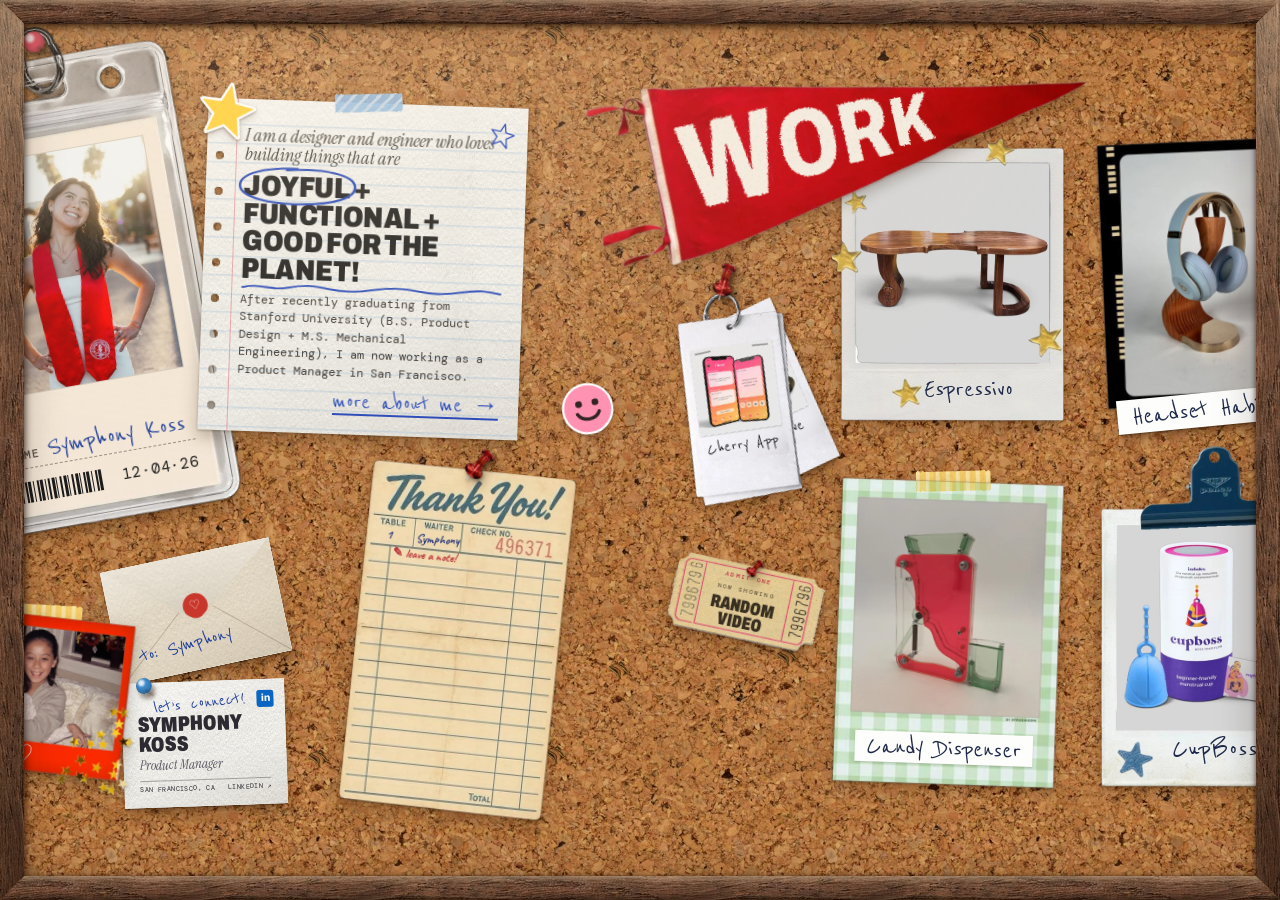
<file: index.html>
<!doctype html>
<html lang="en">
<head>
  <meta charset="utf-8">
  <meta name="viewport" content="width=device-width, initial-scale=1">
  <title>Symphony Koss · Designer + Engineer</title>
  <meta name="description" content="Symphony Koss is a designer and engineer who loves building things that are joyful, functional and good for the planet. Take a look at my corkboard of projects.">
  <meta property="og:title" content="Symphony Koss · Designer + Engineer">
  <meta property="og:description" content="Take a peek at my corkboard of products and projects.">
  <meta property="og:image" content="assets/img/me.jpg">
  <link rel="icon" href="assets/favicon.svg" type="image/svg+xml">
  <link rel="preconnect" href="https://fonts.googleapis.com">
  <link rel="preconnect" href="https://fonts.gstatic.com" crossorigin>
  <link rel="stylesheet" href="https://fonts.googleapis.com/css2?family=Archivo:wdth,wght@62..125,400..900&family=Caveat:wght@500;700&family=DM+Mono:wght@400;500&family=Instrument+Serif:ital@0;1&family=Nunito:wght@400;600;800&family=Permanent+Marker&family=Reenie+Beanie&display=swap">
  <link rel="stylesheet" href="css/base.css">
  <link rel="stylesheet" href="css/board.css">
  <link rel="stylesheet" href="css/guestbook.css">
</head>
<body class="board">
  <h1 class="visually-hidden">Symphony Koss, designer and engineer</h1>
  <main class="stage" aria-label="Symphony's corkboard">

    <!-- about me -->
    <a class="item badge me" href="about/" style="--x: -7.5%; --y: -5.5%; --w: 22%; --r: -10deg; --s: 1.295;">
      <img class="badge__sleeve" src="assets/img/badge-sleeve.webp" width="512" height="946" alt="" aria-hidden="true">
      <span class="pin badge__pin" aria-hidden="true"></span>
      <span class="badge__card">
        <span class="badge__photo"><img src="assets/img/me.jpg" alt="Symphony in a white dress and red Stanford graduation stole, smiling under a sandstone arch"></span>
        <span class="badge__field"><b>Name</b><i>Symphony Koss</i></span>
        <span class="badge__foot" aria-hidden="true"><span class="badge__code"></span><span class="badge__date"></span></span>
      </span>
    </a>

    <a class="item notebook bio" href="about/" style="--x: 14.5%; --y: 5%; --w: 26%; --r: 2deg;">
      <span class="tape tape--top tape--blue"></span>
      <span class="notebook__paper">
        <span class="notebook__lead">I am a designer and engineer who loves building things that are</span>
        <span class="notebook__big"><span class="circled">joyful<svg viewBox="0 0 120 50" preserveAspectRatio="none" aria-hidden="true"><path d="M60 4C28 3 4 12 5 26s30 21 60 20 52-9 51-23S86 2 50 6"/></svg></span> + functional + <span class="squiggled">good for the planet!<svg viewBox="0 0 200 12" preserveAspectRatio="none" aria-hidden="true"><path d="M2 7c12-6 22 4 34-1s20-4 32 0 22 3 34-1 22-4 34 0 22 3 34-1 20-2 28 1"/></svg></span></span>
        <span class="notebook__body">After recently graduating from Stanford University (B.S. Product Design + M.S. Mechanical Engineering), I am now working as a Product Manager in San Francisco.</span>
        <span class="notebook__more">more about me →</span>
        <svg class="notebook__star" viewBox="0 0 40 40" aria-hidden="true"><path d="M20 3l4 12 13 1-10 8 4 13-11-8-11 8 4-13-10-8 13-1z"/></svg>
      </span>
    </a>

    <a class="item admit fun" href="projects/pesky-everyday-problems/" style="--x: 52.5%; --y: 65%; --w: 12.25%; --r: 12deg; --s: 0.766; --z: 15;">
      <span class="admit__main">
        <span class="admit__kicker">Admit one</span>
        <span class="admit__sub">Now showing</span>
        <span class="admit__title">Random<br>Video</span>
      </span>
      <img class="pushpin" src="assets/img/pin-red.webp" width="282" height="337" alt="" aria-hidden="true">
    </a>

    <a class="item letter envelope" href="mailto:symphykoss@gmail.com" style="--x: 7%; --y: 63.5%; --w: 14%; --r: -12deg; --s: 0.933;">
      <span class="letter__paper">
        <span class="letter__hi">say hi!</span>
        <span class="letter__addr">symphykoss@gmail.com</span>
      </span>
      <span class="letter__pocket">
        <svg class="letter__folds" viewBox="0 0 150 100" preserveAspectRatio="none" aria-hidden="true"><path d="M0 100L60 48M150 100L90 48"/></svg>
        <span class="letter__to">to: Symphony</span>
      </span>
      <span class="letter__flap" aria-hidden="true"><span class="letter__seal">♡</span></span>
    </a>

    <a class="item bizcard card" href="https://www.linkedin.com/in/symphony-koss-1a7867205/" target="_blank" rel="noopener" style="--x: 8%; --y: 80%; --w: 13.25%; --r: -2deg; --s: 0.982;">
      <span class="pin pin--top pin--blue"></span>
      <span class="bizcard__in" aria-hidden="true">in</span>
      <span class="bizcard__note" aria-hidden="true">let’s connect!</span>
      <span class="bizcard__name">Symphony Koss</span>
      <span class="bizcard__role">Product Manager</span>
      <span class="bizcard__meta"><span>San Francisco, CA</span><span>LinkedIn ↗</span></span>
    </a>

    <figure class="item sis" style="--x: -8%; --y: 71.5%; --w: 17.25%; --r: 6.5deg; --s: 1.191;">
      <span class="tape tape--top tape--yellow"></span>
      <img src="assets/img/sis.webp" width="1090" height="880" alt="Symphony as a little girl getting a big hug from her older sister on a cream sofa, in a red photo frame with gold stars">
      <figcaption class="sis__note">hey sis! ♡</figcaption>
    </figure>

    <span class="item sticker sticker--star" aria-hidden="true" style="--x: 14%; --y: 2%; --w: 5%; --r: 12deg;"><svg viewBox="0 0 40 40"><path d="M20 3l4.6 11.6 12.4.8-9.6 7.9 3.1 12.1L20 28.7 9.5 35.4l3.1-12.1L3 15.4l12.4-.8z"/></svg></span>
    <span class="item sticker sticker--smile" aria-hidden="true" style="--x: 43.5%; --y: 41%; --w: 4.5%; --r: -10deg;"><svg viewBox="0 0 40 40"><circle cx="20" cy="20" r="17"/><circle class="f" cx="14" cy="16" r="2.4"/><circle class="f" cx="26" cy="16" r="2.4"/><path class="m" d="M12 23c3 6 13 6 16 0"/></svg></span>

    <!-- projects -->
    <h2 class="item pennant projects-title" aria-label="Work" style="--x: 45.5%; --y: -2.5%; --w: 41.25%; --r: -13deg; --s: 1.875; --z: 15;">
      <img class="pennant__img" src="assets/img/pennant.webp" width="668" height="235" alt="" aria-hidden="true">
      <span class="pennant__text" aria-hidden="true"><i>W</i><i>O</i><i>R</i><i>K</i></span>
      <svg width="0" height="0" style="position:absolute" aria-hidden="true">
        <filter id="felt" x="-5%" y="-10%" width="110%" height="120%">
          <feTurbulence type="fractalNoise" baseFrequency=".8" numOctaves="3" seed="4" result="fuzz"/>
          <feDisplacementMap in="SourceGraphic" in2="fuzz" scale="3.5" xChannelSelector="R" yChannelSelector="G" result="rough"/>
          <feGaussianBlur in="rough" stdDeviation=".35" result="soft"/>
          <feTurbulence type="fractalNoise" baseFrequency="1.6" numOctaves="2" seed="9" result="grain"/>
          <feColorMatrix in="grain" type="matrix" values=".33 .33 .33 0 .55  .33 .33 .33 0 .55  .33 .33 .33 0 .55  0 0 0 0 1" result="tone"/>
          <feComposite in="soft" in2="tone" operator="arithmetic" k1="1" result="felted"/>
          <feComposite in="felted" in2="soft" operator="in"/>
        </filter>
      </svg>
    </h2>

    <a class="item framed framed--film product" href="projects/headset-habitat/" style="--x: 87.5%; --y: 4%; --w: 17.25%; --r: -2.5deg; --s: 1.121;">
      <img src="assets/img/frame-headset-habitat.webp" width="506" height="736" alt="Headset Habitat: headphones resting on a bronze and cherry-wood stand">
      <span class="caption">Headset Habitat</span>
    </a>

    <a class="item framed framed--plaid product" href="projects/candy-dispenser/" style="--x: 66%; --y: 54%; --w: 18%; --r: 2deg; --s: 1.108;">
      <span class="tape tape--top tape--yellow"></span>
      <img src="assets/img/frame-candy-dispenser.webp" width="590" height="810" alt="Candy Dispenser: a pink and green translucent acrylic candy dispenser">
      <span class="caption">Candy Dispenser</span>
    </a>

    <a class="item framed framed--clip product" href="projects/cupboss/" style="--x: 87.5%; --y: 49.5%; --w: 18.5%; --r: 0deg; --s: 1.173;">
      <img src="assets/img/frame-cupboss.webp" width="524" height="784" alt="CupBoss: a blue menstrual cup next to its purple and white CupBoss packaging">
      <span class="caption">CupBoss</span>
    </a>

    <a class="item framed framed--star product" href="projects/espressivo/" style="--x: 65.5%; --y: 9.5%; --w: 19%; --r: 0deg; --s: 1.139; --z: 0;">
      <img src="assets/img/frame-espressivo.webp" width="627" height="758" alt="Espressivo: a sculpted wooden table with scrolled legs">
      <span class="caption">Espressivo</span>
    </a>

    <!-- more projects: a swatch book; Cherry on the front card, Spatulove fans out from behind -->
    <div class="item swatch" style="--x: 52.5%; --y: 29.5%; --w: 11%; --r: -16.5deg; --s: 0.759;">
      <a class="swatch__card swatch__card--1" href="projects/spatulove/"><img src="assets/img/clip-spatulove.webp" width="540" height="520" alt="Spatulove: an ergonomic spatula with a titanium and rubber handle"><span class="swatch__label">Spatulove</span></a>
      <img class="swatch__book" src="assets/img/swatch-book.webp" width="456" height="712" alt="" aria-hidden="true">
      <a class="swatch__card swatch__front" href="projects/cherry/"><img src="assets/img/clip-cherry.webp" width="540" height="520" alt="Cherry app shown on two phones"><span class="swatch__label">Cherry App</span></a>
      <img class="pushpin pushpin--ring" src="assets/img/pin-red.webp" width="282" height="337" alt="" aria-hidden="true">
    </div>
    <!-- thank-you notes from visitors (js/guestbook.js) -->
    <a class="item guestcheck" href="#notes" aria-label="Thank-you notes: read them or leave Symphony a note" style="--x: 27%; --y: 52.5%; --w: 16.5%; --r: 6deg; --s: 1.434;">
      <span class="gcheck">
        <img class="gcheck__img" src="assets/img/guest-check.webp" width="383" height="644" alt="">
        <span class="gcheck__table">1</span>
        <span class="gcheck__waiter">Symphony</span>
        <span class="gcheck__notes"><span class="gnote gnote--invite">✎ leave a note!</span></span>
        <span class="gcheck__total"></span>
      </span>
      <img class="pushpin" src="assets/img/pin-red.webp" width="282" height="337" alt="" aria-hidden="true">
    </a>
  </main>

  <div class="board-light" aria-hidden="true"></div>
  <div class="frame" aria-hidden="true"><i class="frame__t"></i><i class="frame__r"></i><i class="frame__b"></i><i class="frame__l"></i></div>

  <script src="js/board.js" defer></script>
  <script src="js/guestbook.js" defer></script>
</body>
</html>
</file>
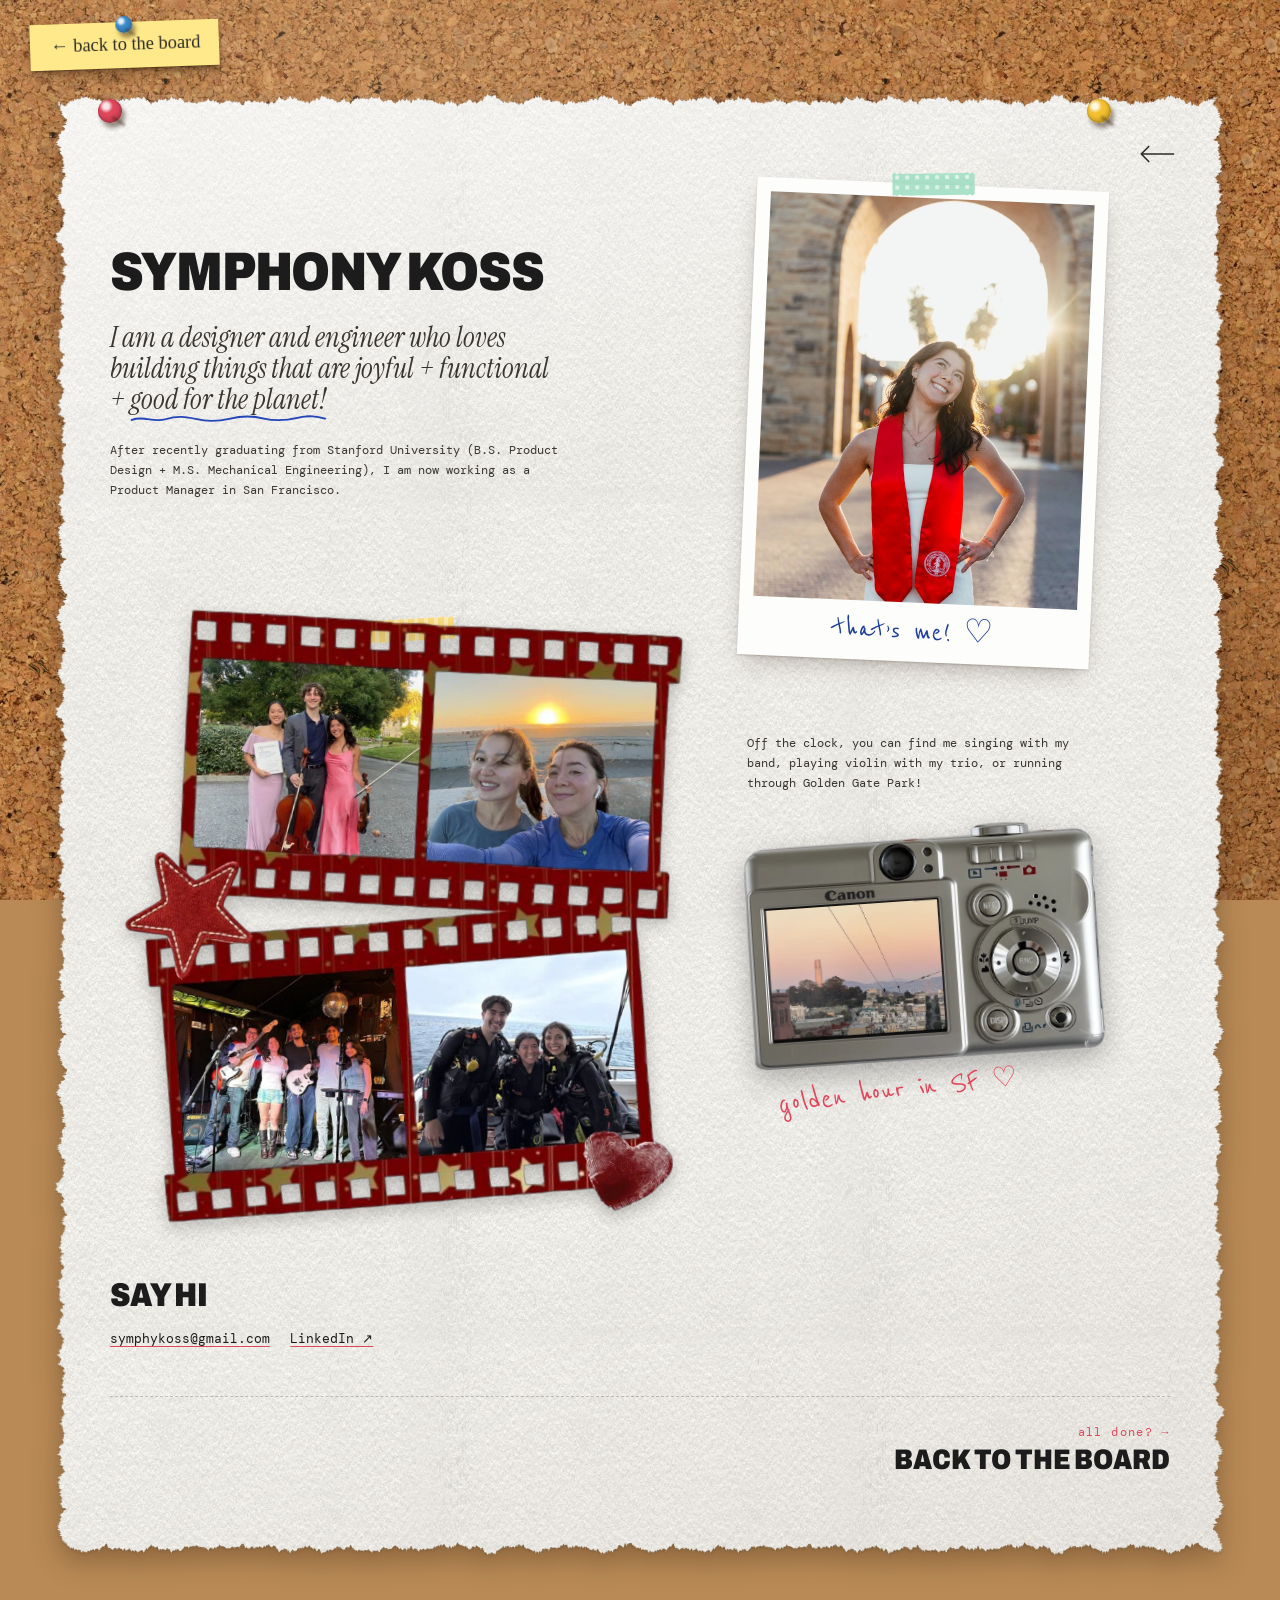
<file: about/index.html>
<!doctype html>
<html lang="en">
<head>
  <meta charset="utf-8">
  <meta name="viewport" content="width=device-width, initial-scale=1">
  <title>About · Symphony Koss</title>
  <meta name="description" content="Symphony Koss is a designer and engineer who loves building things that are joyful, functional and good for the planet.">
  <link rel="icon" href="../assets/favicon.svg" type="image/svg+xml">
  <link rel="preconnect" href="https://fonts.googleapis.com">
  <link rel="preconnect" href="https://fonts.gstatic.com" crossorigin>
  <link rel="stylesheet" href="https://fonts.googleapis.com/css2?family=Archivo:wdth,wght@62..125,400..900&family=DM+Mono:wght@400;500&family=Instrument+Serif:ital@0;1&family=Permanent+Marker&family=Reenie+Beanie&display=swap">
  <link rel="stylesheet" href="../css/base.css">
  <link rel="stylesheet" href="../css/sheet.css">
</head>
<body class="cork sheet-page">
  <a class="back-tab" href="../"><span class="pin pin--blue"></span>← back to the board</a>

  <main class="sheet sheet--clean">
    <span class="pin sheet__pin sheet__pin--l"></span>
    <span class="pin pin--yellow sheet__pin sheet__pin--r"></span>
    <a class="sheet__close clean__back" href="../" aria-label="Close and go back to the board">
      <svg viewBox="0 0 48 24" aria-hidden="true"><path d="M46 12H3M13 2L3 12l10 10"/></svg>
    </a>

    <div class="about">
      <header class="clean__head">
        <h1 class="clean__title">Symphony Koss</h1>
        <p class="clean__tagline">I am a designer and engineer who loves building things that are joyful + functional + <span class="squiggled">good for the planet!<svg viewBox="0 0 200 12" preserveAspectRatio="none" aria-hidden="true"><path d="M2 7c12-6 22 4 34-1s20-4 32 0 22 3 34-1 22-4 34 0 22 3 34-1 20-2 28 1"/></svg></span></p>
        <p class="clean__body">After recently graduating from Stanford University (B.S. Product Design + M.S. Mechanical Engineering), I am now working as a Product Manager in San Francisco.</p>
      </header>
      <figure class="about__photo polaroid">
        <span class="tape tape--top tape--mint"></span>
        <img src="../assets/img/me.jpg" width="1000" height="1500" alt="Symphony in a white dress and red Stanford graduation stole, smiling under a sandstone arch">
        <figcaption>that’s me! ♡</figcaption>
      </figure>
      <div class="about__side">
        <p class="clean__body about__clock">Off the clock, you can find me singing with my band, playing violin with my trio, or running through Golden Gate Park!</p>
        <figure class="about__camera">
          <img src="../assets/img/about-camera.webp" width="1007" height="662" alt="A silver Canon camera showing a sunset over San Francisco with Coit Tower">
          <figcaption class="about__note about__note--cam">golden hour in SF <span aria-hidden="true">♡</span></figcaption>
        </figure>
      </div>
      <figure class="about__film">
        <span class="tape tape--yellow about__film-tape" aria-hidden="true"></span>
        <img src="../assets/img/about-film.webp" width="822" height="900" alt="A red film strip with photos of Symphony's trio holding their violin and cello, a sunset run selfie, her band on stage, and a scuba diving trip">
      </figure>
    </div>

    <div class="sheet__body">
      <section class="row row--solo">
        <div class="row__text">
          <h2>Say hi</h2>
          <p class="about__links">
            <a href="mailto:symphykoss@gmail.com">symphykoss@gmail.com</a>
            <a href="https://www.linkedin.com/in/symphony-koss-1a7867205/" target="_blank" rel="noopener">LinkedIn ↗</a>
          </p>
        </div>
      </section>
    </div>

    <nav class="sheet__pager" aria-label="More">
      <a class="next" href="../"><small>all done? →</small>Back to the board</a>
    </nav>
  </main>

  <script src="../js/sheet.js" defer></script>
</body>
</html>
</file>
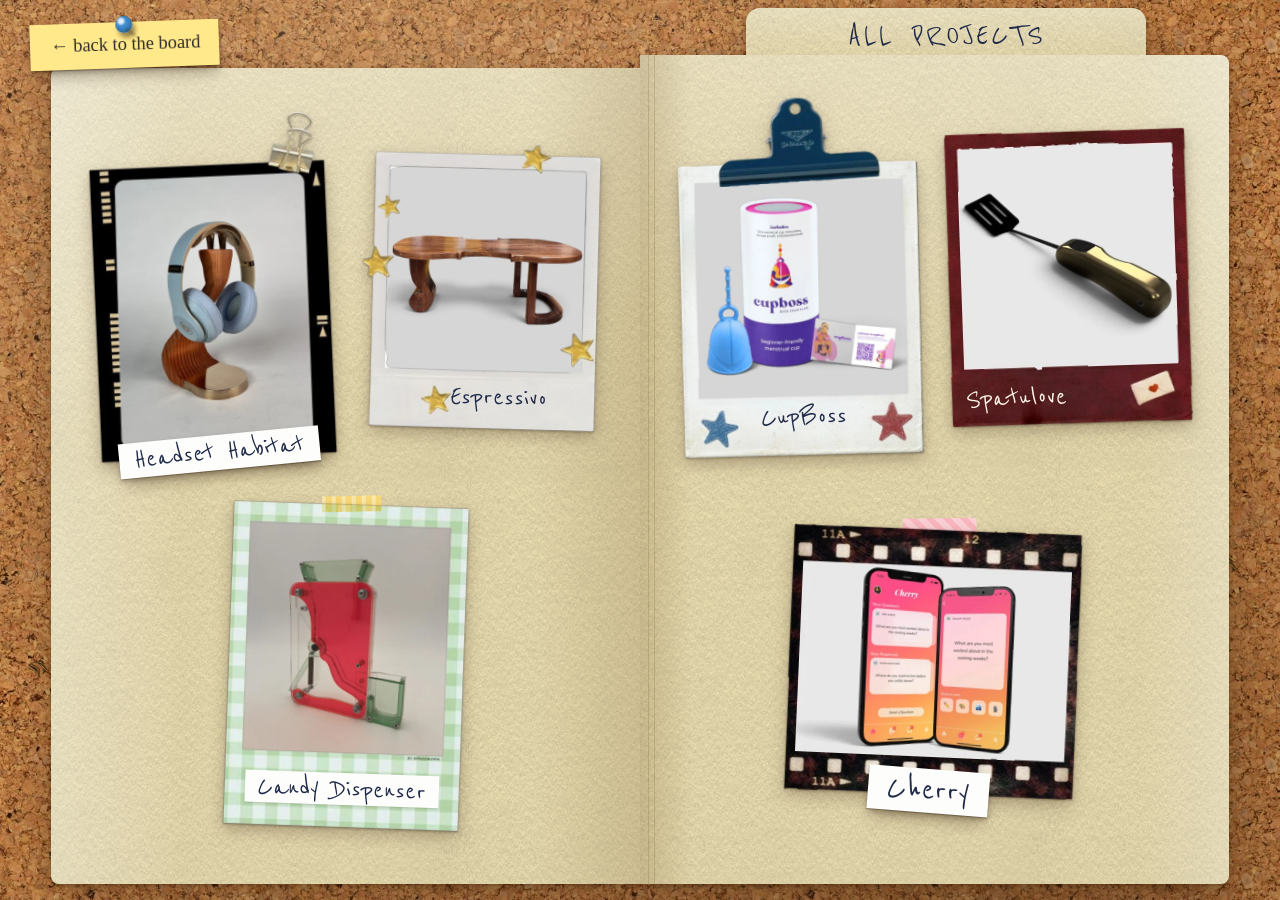
<file: projects/index.html>
<!doctype html>
<html lang="en">
<head>
  <meta charset="utf-8">
  <meta name="viewport" content="width=device-width, initial-scale=1">
  <title>All Projects · Symphony Koss</title>
  <meta name="description" content="Every project by Symphony Koss, in one manila folder.">
  <link rel="icon" href="../assets/favicon.svg" type="image/svg+xml">
  <link rel="preconnect" href="https://fonts.googleapis.com">
  <link rel="preconnect" href="https://fonts.gstatic.com" crossorigin>
  <link rel="stylesheet" href="https://fonts.googleapis.com/css2?family=Archivo:wdth,wght@62..125,400..900&family=DM+Mono:wght@400;500&family=Instrument+Serif:ital@0;1&family=Permanent+Marker&family=Reenie+Beanie&display=swap">
  <link rel="stylesheet" href="../css/base.css">
  <link rel="stylesheet" href="../css/sheet.css">
  <link rel="stylesheet" href="../css/folder.css">
</head>
<body class="cork sheet-page folder-page">
  <a class="back-tab" href="../"><span class="pin pin--blue"></span>← back to the board</a>

  <!-- an open manila folder: the inside of the back (left) and front (right) covers -->
  <main class="folder">
    <h1 class="folder__tab">All Projects</h1>
    <section class="folder__side folder__side--l" aria-label="Projects">
      <div class="folder__grid">
        <div class="folder__cell"><a class="folder__item folder__item--film" href="headset-habitat/" style="--r: -2.5deg;">
          <img src="../assets/img/frame-headset-habitat.webp" width="506" height="736" alt="">
          <span class="folder__name">Headset Habitat</span>
        </a></div>
        <div class="folder__cell"><a class="folder__item folder__item--star" href="espressivo/" style="--r: 1.5deg;">
          <img src="../assets/img/frame-espressivo.webp" width="627" height="758" alt="">
          <span class="folder__name">Espressivo</span>
        </a></div>
        <div class="folder__cell"><a class="folder__item folder__item--plaid" href="candy-dispenser/" style="--r: 2deg;">
          <span class="tape tape--top tape--yellow"></span><img src="../assets/img/frame-candy-dispenser.webp" width="590" height="810" alt="">
          <span class="folder__name">Candy Dispenser</span>
        </a></div>
      </div>
    </section>
    <section class="folder__side folder__side--r" aria-label="More projects">
      <div class="folder__grid">
        <div class="folder__cell"><a class="folder__item folder__item--clip" href="cupboss/" style="--r: -1.5deg;">
          <img src="../assets/img/frame-cupboss.webp" width="524" height="784" alt="">
          <span class="folder__name">CupBoss</span>
        </a></div>
        <div class="folder__cell"><a class="folder__item folder__item--red" href="spatulove/" style="--r: -2deg;">
          <img src="../assets/img/frame-spatulove.webp" width="436" height="528" alt="">
          <span class="folder__name">Spatulove</span>
        </a></div>
        <div class="folder__cell"><a class="folder__item folder__item--reel" href="cherry/" style="--r: 2.5deg;">
          <span class="tape tape--top"></span><img src="../assets/img/frame-cherry.webp" width="494" height="454" alt="">
          <span class="folder__name">Cherry</span>
        </a></div>
      </div>
    </section>
  </main>

  <script src="../js/sheet.js" defer></script>
</body>
</html>
</file>
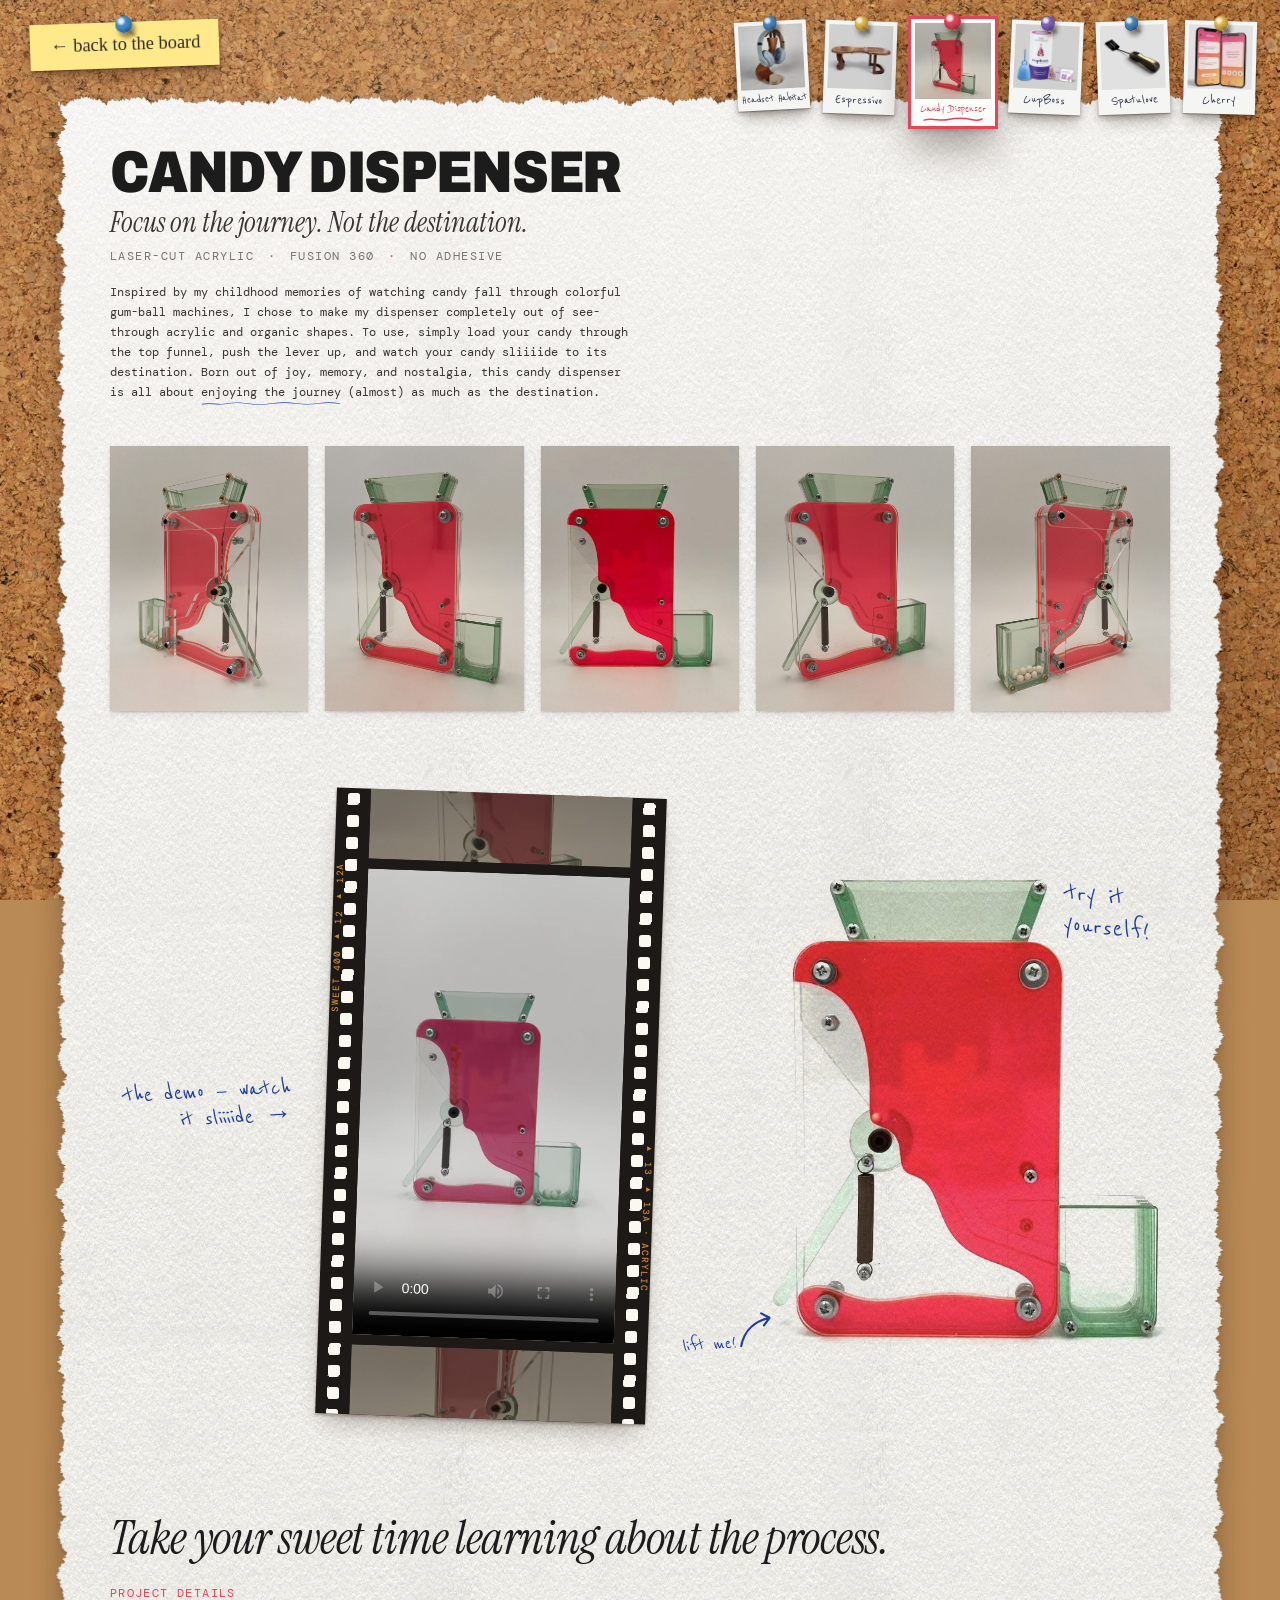
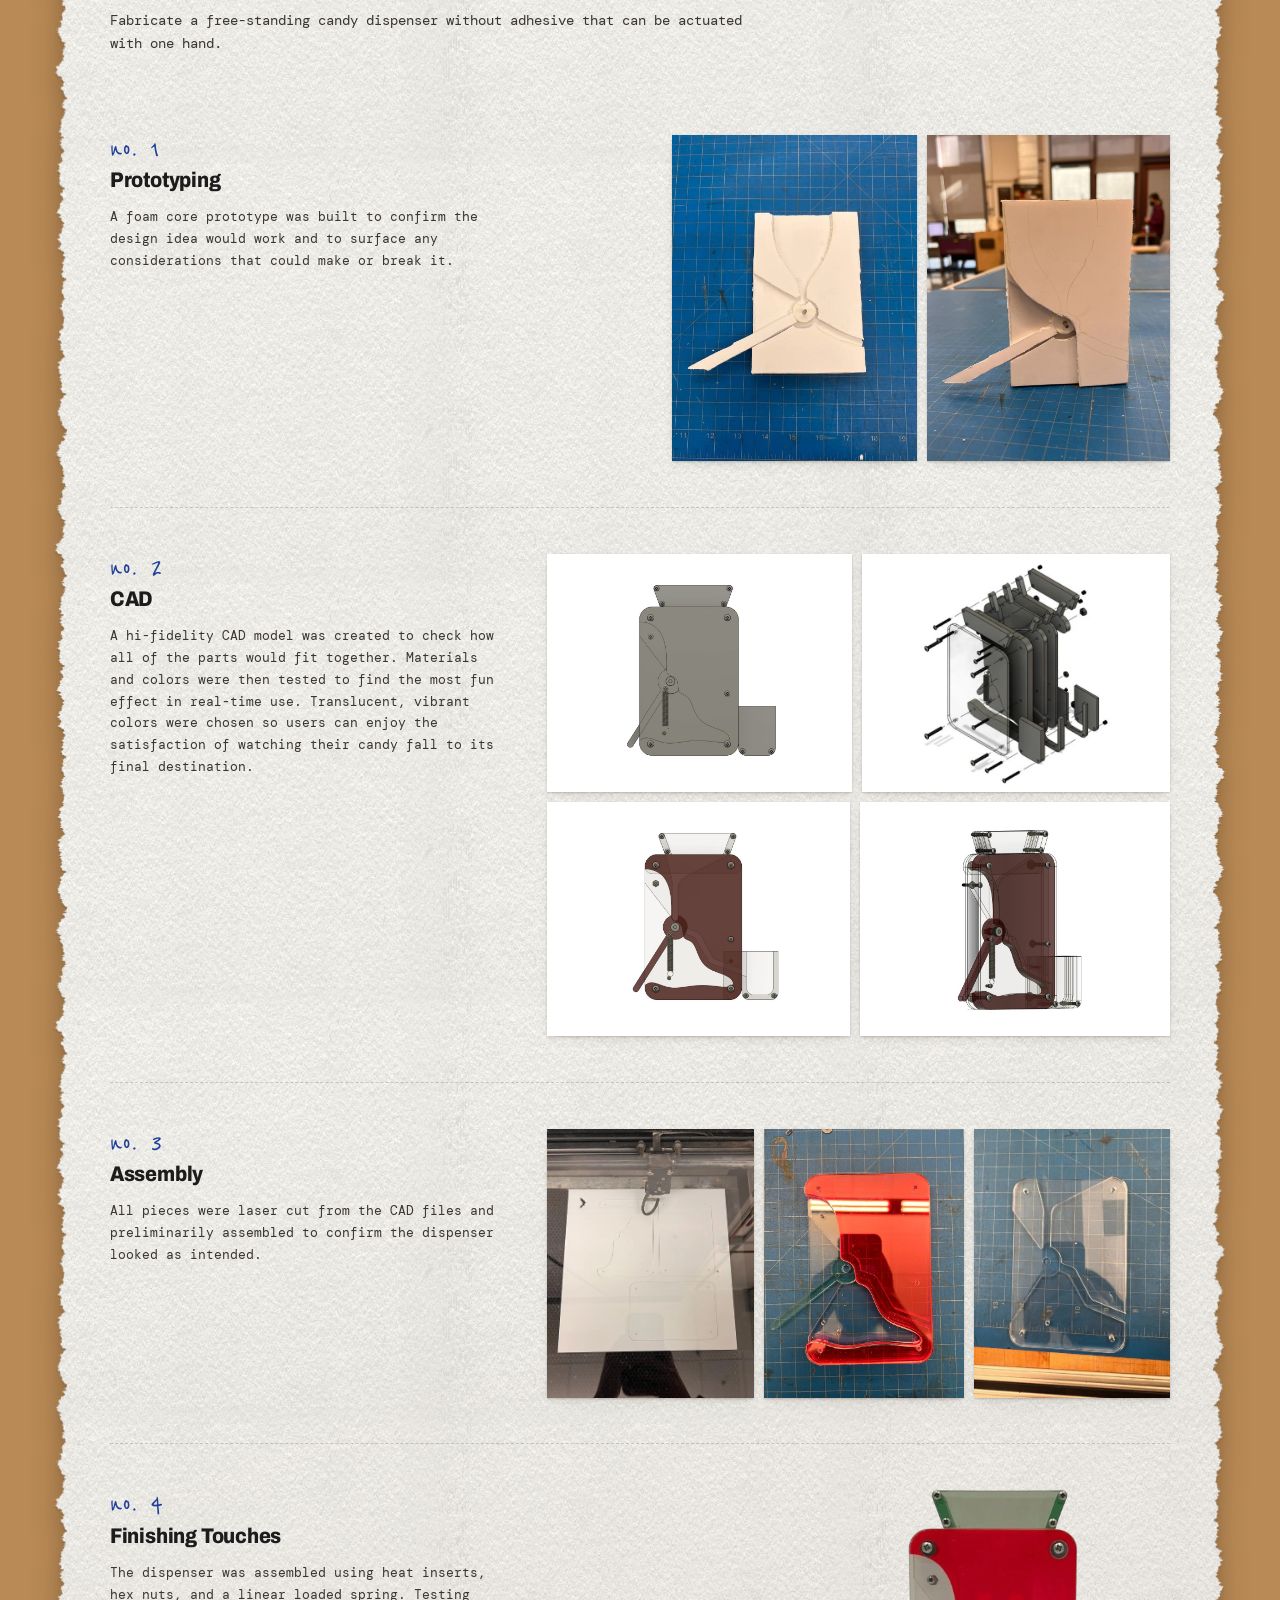
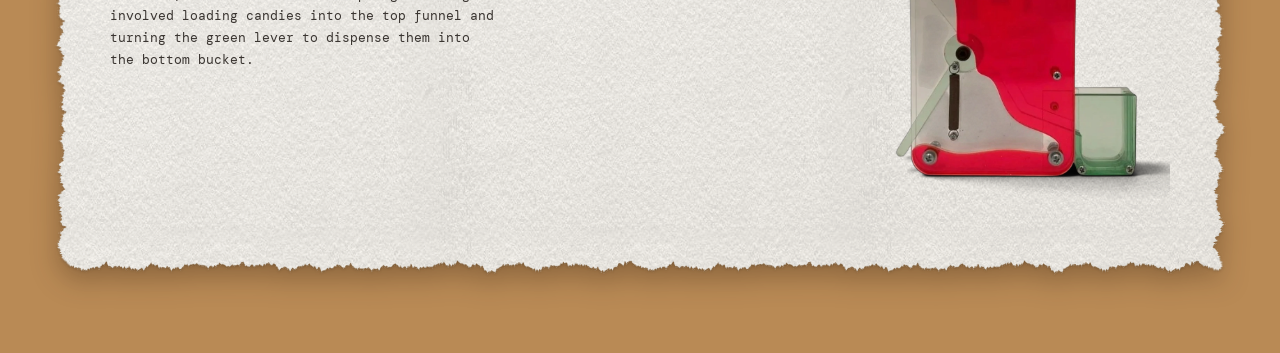
<file: projects/candy-dispenser/index.html>
<!doctype html>
<html lang="en">
<head>
  <meta charset="utf-8">
  <meta name="viewport" content="width=device-width, initial-scale=1">
  <title>Candy Dispenser · Symphony Koss</title>
  <meta name="description" content="Candy Dispenser by Symphony Koss.">
  <link rel="icon" href="../../assets/favicon.svg" type="image/svg+xml">
  <link rel="preconnect" href="https://fonts.googleapis.com">
  <link rel="preconnect" href="https://fonts.gstatic.com" crossorigin>
  <link rel="stylesheet" href="https://fonts.googleapis.com/css2?family=Archivo:wdth,wght@62..125,400..900&family=DM+Mono:wght@400;500&family=Instrument+Serif:ital@0;1&family=Permanent+Marker&family=Reenie+Beanie&display=swap">
  <link rel="stylesheet" href="../../css/base.css">
  <link rel="stylesheet" href="../../css/sheet.css">
</head>
<body class="cork sheet-page">
  <nav class="minis" aria-label="Projects">
    <a class="back-tab" href="../../"><span class="pin pin--blue"></span>← back to the board</a>
    <a class="minis__item" href="../headset-habitat/" style="--r: -3deg;"><span class="pin pin--blue"></span><img src="../../assets/img/mini-headset-habitat.webp" width="260" height="260" alt=""><span class="minis__name minis__name--long">Headset Habitat</span></a>
    <a class="minis__item" href="../espressivo/" style="--r: 2deg;"><span class="pin pin--yellow"></span><img src="../../assets/img/mini-espressivo.webp" width="260" height="260" alt=""><span class="minis__name">Espressivo</span></a>
    <a class="minis__item is-current" href="../candy-dispenser/" aria-current="page" style="--r: -1.5deg;"><span class="pin pin--green"></span><img src="../../assets/img/mini-candy-dispenser.webp" width="260" height="260" alt=""><span class="minis__name minis__name--long">Candy Dispenser</span></a>
    <a class="minis__item" href="../cupboss/" style="--r: 2.5deg;"><span class="pin pin--purple"></span><img src="../../assets/img/mini-cupboss.webp" width="260" height="260" alt=""><span class="minis__name">CupBoss</span></a>
    <a class="minis__item" href="../spatulove/" style="--r: -2deg;"><span class="pin pin--blue"></span><img src="../../assets/img/mini-spatulove.webp" width="260" height="260" alt=""><span class="minis__name">Spatulove</span></a>
    <a class="minis__item" href="../cherry/" style="--r: 1.5deg;"><span class="pin pin--yellow"></span><img src="../../assets/img/mini-cherry.webp" width="260" height="260" alt=""><span class="minis__name">Cherry</span></a>
  </nav>

  <main class="sheet sheet--clean">

    <header class="clean__head">
      <h1 class="clean__title">Candy Dispenser</h1>
      <p class="clean__tagline">Focus on the journey. Not the destination.</p>
      <p class="clean__meta">Laser-cut&nbsp;acrylic <span>·</span> Fusion&nbsp;360 <span>·</span> No&nbsp;adhesive</p>
      <p class="clean__body">Inspired by my childhood memories of watching candy fall through colorful gum-ball machines, I chose to make my dispenser completely out of see-through acrylic and organic shapes. To use, simply load your candy through the top funnel, push the lever up, and watch your candy sliiiide to its destination. Born out of joy, memory, and nostalgia, this candy dispenser is all about <span class="squiggled">enjoying the journey<svg viewBox="0 0 200 12" preserveAspectRatio="none" aria-hidden="true"><path d="M2 7c12-6 22 4 34-1s20-4 32 0 22 3 34-1 22-4 34 0 22 3 34-1 20-2 28 1"/></svg></span> (almost) as much as the destination.</p>
    </header>

    <div class="clean__photos">
      <div class="m-row" style="width: 100.000cqw"><figure class="m-img" style="width: 18.720cqw; aspect-ratio: 0.75000"><button class="photo" type="button" aria-label="Enlarge photo"><img src="../../assets/img/candy-dispenser-26.jpg" width="780" height="1040" alt="Candy Dispenser, photo 26" style="object-position: 50.0% 50.0%" loading="lazy"></button></figure><figure class="m-img" style="width: 18.720cqw; aspect-ratio: 0.75000"><button class="photo" type="button" aria-label="Enlarge photo"><img src="../../assets/img/candy-dispenser-27.jpg" width="780" height="1040" alt="Candy Dispenser, photo 27" style="object-position: 50.0% 50.0%" loading="lazy"></button></figure><figure class="m-img" style="width: 18.720cqw; aspect-ratio: 0.75000"><button class="photo" type="button" aria-label="Enlarge photo"><img src="../../assets/img/candy-dispenser-28.jpg" width="690" height="920" alt="Candy Dispenser, photo 28" style="object-position: 50.0% 50.0%" loading="lazy"></button></figure><figure class="m-img" style="width: 18.720cqw; aspect-ratio: 0.75000"><button class="photo" type="button" aria-label="Enlarge photo"><img src="../../assets/img/candy-dispenser-29.jpg" width="780" height="1040" alt="Candy Dispenser, photo 29" style="object-position: 50.0% 50.0%" loading="lazy"></button></figure><figure class="m-img" style="width: 18.720cqw; aspect-ratio: 0.75000"><button class="photo" type="button" aria-label="Enlarge photo"><img src="../../assets/img/candy-dispenser-30.jpg" width="780" height="1040" alt="Candy Dispenser, photo 30" style="object-position: 50.0% 50.0%" loading="lazy"></button></figure></div>
    </div>

    <section class="clean__demo" aria-label="Demo video">
      <p class="clean__note">the demo — watch it sliiiide <span aria-hidden="true">→</span></p>
      <div class="film">
        <span class="film__edge film__edge--l" aria-hidden="true">SWEET 400 ▸ 12 ▸ 12A</span>
        <span class="film__edge film__edge--r" aria-hidden="true">▸ 13 ▸ 13A · ACRYLIC</span>
        <span class="film__still"><img src="../../assets/img/candy-dispenser-06.jpg" alt="" loading="lazy"></span>
        <video controls playsinline preload="metadata" poster="../../assets/img/candy-demo-poster.jpg"><source src="../../assets/video/candy-demo.mp4" type="video/mp4"></video>
        <span class="film__still"><img src="../../assets/img/candy-dispenser-12.jpg" alt="" loading="lazy"></span>
      </div>
      <figure class="toy" data-toy>
        <div class="toy__stage">
          <img src="../../assets/img/candy-toy.jpg" alt="Cut-out photo of the candy dispenser" width="460" height="485">
          <img class="toy__part toy__spring" src="../../assets/img/candy-toy-spring.png" alt="">
          <img class="toy__part toy__rotor" src="../../assets/img/candy-toy-lever.png" alt="">
          <svg viewBox="0 0 460 485">
            <defs>
              <radialGradient id="pearl" cx=".35" cy=".3" r=".75"><stop offset="0" stop-color="#fff"/><stop offset=".55" stop-color="#f1efe6"/><stop offset="1" stop-color="#b9c7bd"/></radialGradient>
              <radialGradient id="pearl-in" cx=".35" cy=".3" r=".75"><stop offset="0" stop-color="#ffc0a0"/><stop offset=".6" stop-color="#e2413a"/><stop offset="1" stop-color="#a0142c"/></radialGradient>
            </defs>
            <g class="toy__candy"></g>
            <g class="toy__lever" tabindex="0" role="slider" aria-label="Candy lever — push up to dispense, down to reload" aria-valuemin="0" aria-valuemax="100" aria-valuenow="0" transform="translate(166 275) rotate(32.9)">
              <rect class="toy__hit" x="-24" y="22" width="48" height="182" rx="24"/>
            </g>
          </svg>
          <span class="toy__hint" aria-hidden="true">lift me!<svg viewBox="0 0 40 40"><path d="M6 34 C 10 18, 22 10, 36 8 M 28 3 L 36 8 L 30 15"/></svg></span>
        </div>
        <figcaption class="toy__note">try it yourself!</figcaption>
        <button class="toy__empty" type="button" hidden>cup’s full — empty it ↺</button>
      </figure>
    </section>

    <div class="sheet__body">
      <h2 class="clean__part">Take your sweet time learning about the process.</h2>

      <p class="clean__brief"><span>Project details</span>Fabricate a free-standing candy dispenser without adhesive that can be actuated with one hand.</p>

      <section class="row">
        <div class="row__text">
          <h3>Prototyping</h3>
          <p>A foam core prototype was built to confirm the design idea would work and to surface any considerations that could make or break it.</p>
        </div>
        <div class="row__media">
          <div class="m-row" style="width: 80.000cqw"><figure class="m-img" style="width: 39.308cqw; aspect-ratio: 0.75081"><button class="photo" type="button" aria-label="Enlarge photo"><img src="../../assets/img/candy-dispenser-16.jpg" width="928" height="1236" alt="Candy Dispenser, photo 16" style="object-position: 50.0% 50.0%" loading="lazy"></button></figure><figure class="m-img" style="width: 39.092cqw; aspect-ratio: 0.74667"><button class="photo" type="button" aria-label="Enlarge photo"><img src="../../assets/img/candy-dispenser-17.jpg" width="896" height="1200" alt="Candy Dispenser, photo 17" style="object-position: 50.0% 50.0%" loading="lazy"></button></figure></div>
        </div>
      </section>

      <section class="row">
        <div class="row__text">
          <h3>CAD</h3>
          <p>A hi-fidelity CAD model was created to check how all of the parts would fit together. Materials and colors were then tested to find the most fun effect in real-time use. Translucent, vibrant colors were chosen so users can enjoy the satisfaction of watching their candy fall to its final destination.</p>
        </div>
        <div class="row__media">
          <div class="m-col" style="width: 100.000cqw"><div class="m-row" style="width: 100.000cqw"><figure class="m-img" style="width: 48.991cqw; aspect-ratio: 1.28256"><button class="photo" type="button" aria-label="Enlarge photo"><img src="../../assets/img/candy-dispenser-18.jpg" width="1162" height="906" alt="Candy Dispenser, photo 18" style="object-position: 50.0% 50.0%" loading="lazy"></button></figure><figure class="m-img" style="width: 49.409cqw; aspect-ratio: 1.29350"><button class="photo" type="button" aria-label="Enlarge photo"><img src="../../assets/img/candy-dispenser-19.jpg" width="736" height="569" alt="Candy Dispenser, photo 19" style="object-position: 50.0% 50.0%" loading="lazy"></button></figure></div><div class="m-row" style="width: 100.000cqw"><figure class="m-img" style="width: 48.553cqw; aspect-ratio: 1.29478"><button class="photo" type="button" aria-label="Enlarge photo"><img src="../../assets/img/candy-dispenser-20.jpg" width="1142" height="882" alt="Candy Dispenser, photo 20" style="object-position: 50.0% 50.0%" loading="lazy"></button></figure><figure class="m-img" style="width: 49.847cqw; aspect-ratio: 1.32930"><button class="photo" type="button" aria-label="Enlarge photo"><img src="../../assets/img/candy-dispenser-21.jpg" width="1098" height="826" alt="Candy Dispenser, photo 21" style="object-position: 50.0% 50.0%" loading="lazy"></button></figure></div></div>
        </div>
      </section>

      <section class="row">
        <div class="row__text">
          <h3>Assembly</h3>
          <p>All pieces were laser cut from the CAD files and preliminarily assembled to confirm the dispenser looked as intended.</p>
        </div>
        <div class="row__media">
          <div class="m-row" style="width: 100.000cqw"><figure class="m-img" style="width: 33.278cqw; aspect-ratio: 0.77163"><button class="photo" type="button" aria-label="Enlarge photo"><img src="../../assets/img/candy-dispenser-22.jpg" width="963" height="1248" alt="Candy Dispenser, photo 22" style="object-position: 50.0% 50.0%" loading="lazy"></button></figure><figure class="m-img" style="width: 32.106cqw; aspect-ratio: 0.74446"><button class="photo" type="button" aria-label="Enlarge photo"><img src="../../assets/img/candy-dispenser-23.jpg" width="1276" height="1714" alt="Candy Dispenser, photo 23" style="object-position: 50.0% 50.0%" loading="lazy"></button></figure><figure class="m-img" style="width: 31.416cqw; aspect-ratio: 0.72847"><button class="photo" type="button" aria-label="Enlarge photo"><img src="../../assets/img/candy-dispenser-24.jpg" width="939" height="1289" alt="Candy Dispenser, photo 24" style="object-position: 50.0% 50.0%" loading="lazy"></button></figure></div>
        </div>
      </section>

      <section class="row">
        <div class="row__text">
          <h3>Finishing Touches</h3>
          <p>The dispenser was assembled using heat inserts, hex nuts, and a linear loaded spring. Testing involved loading candies into the top funnel and turning the green lever to dispense them into the bottom bucket.</p>
        </div>
        <div class="row__media">
          <figure class="m-img" style="width: 44.000cqw; aspect-ratio: 0.88801"><button class="photo is-fit" type="button" aria-label="Enlarge photo"><img src="../../assets/img/candy-dispenser-31.webp" width="785" height="884" alt="Candy Dispenser, photo 31" style="object-position: 50.0% 50.0%" loading="lazy"></button></figure>
        </div>
      </section>
    </div>
  </main>

  <script src="../../js/scrapbook.js" defer></script>
  <script src="../../js/sheet.js" defer></script>
  <script src="../../js/candy.js" defer></script>
</body>
</html>
</file>
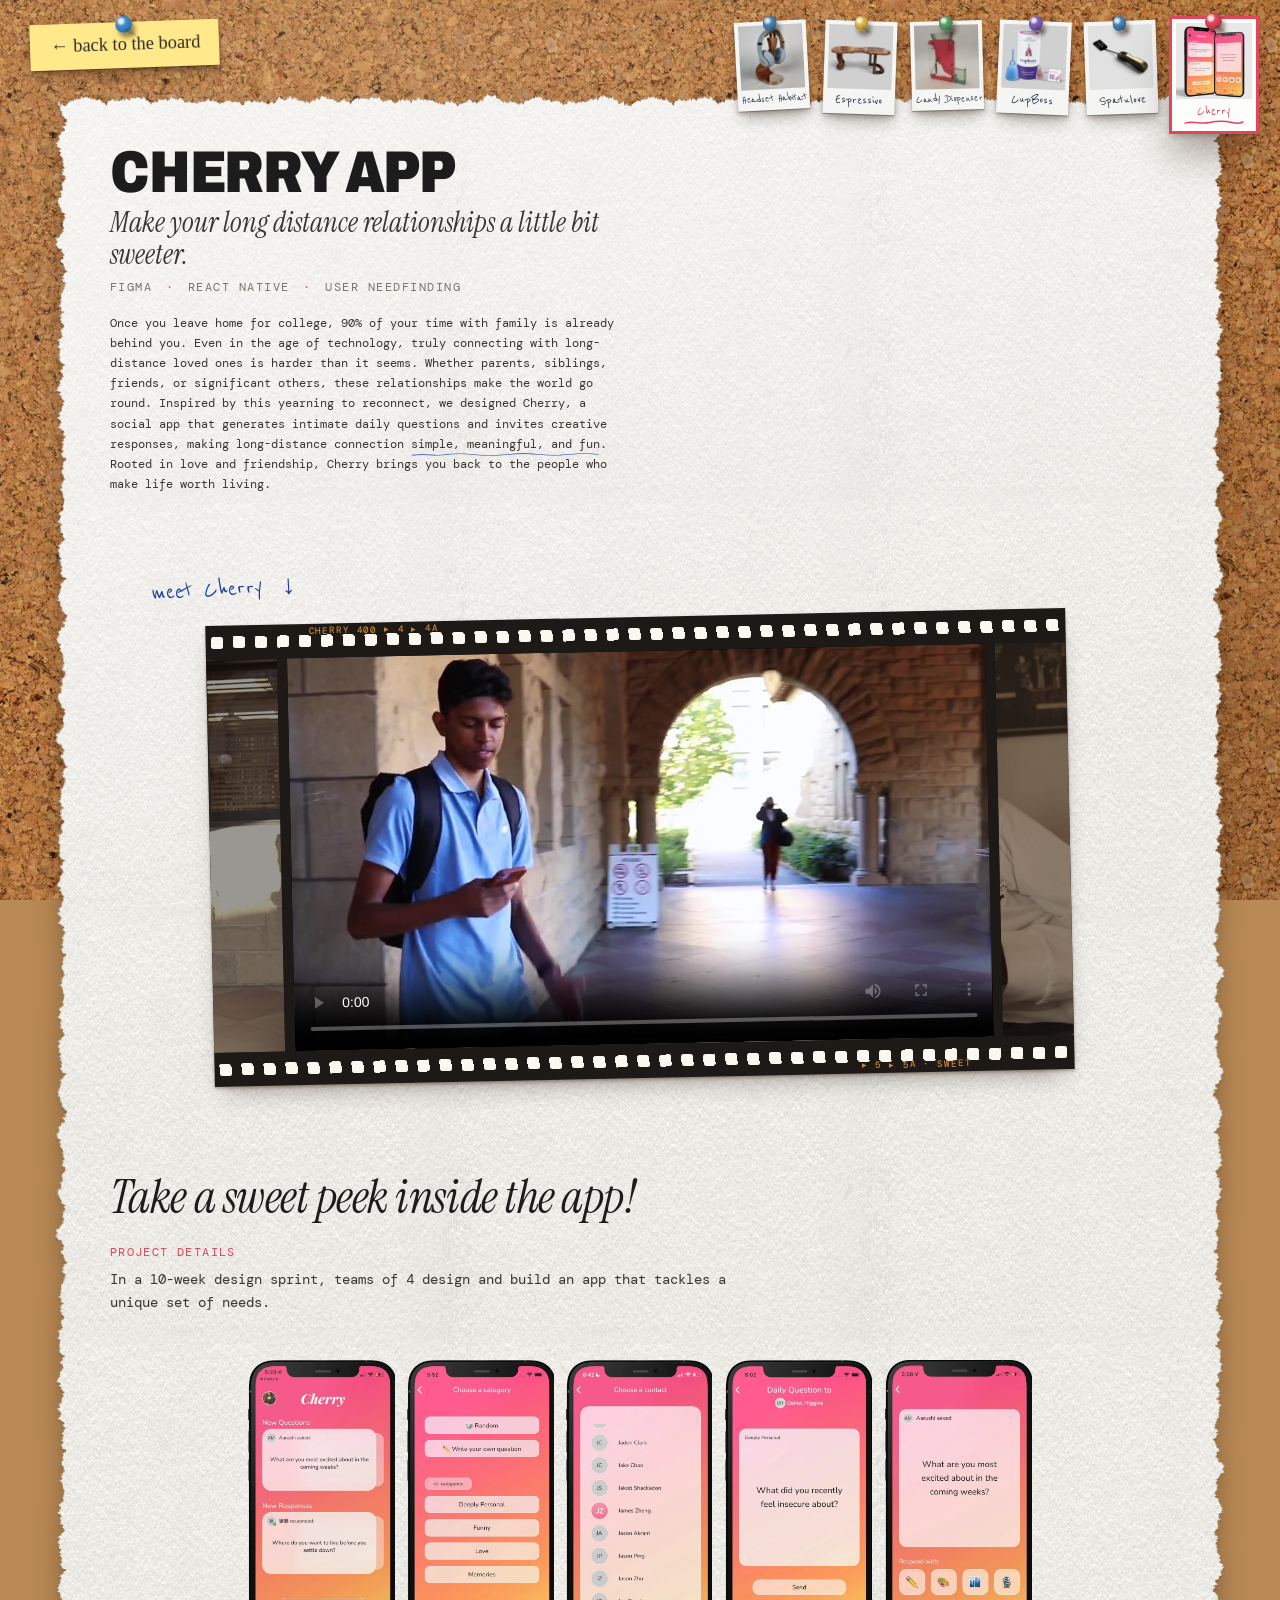
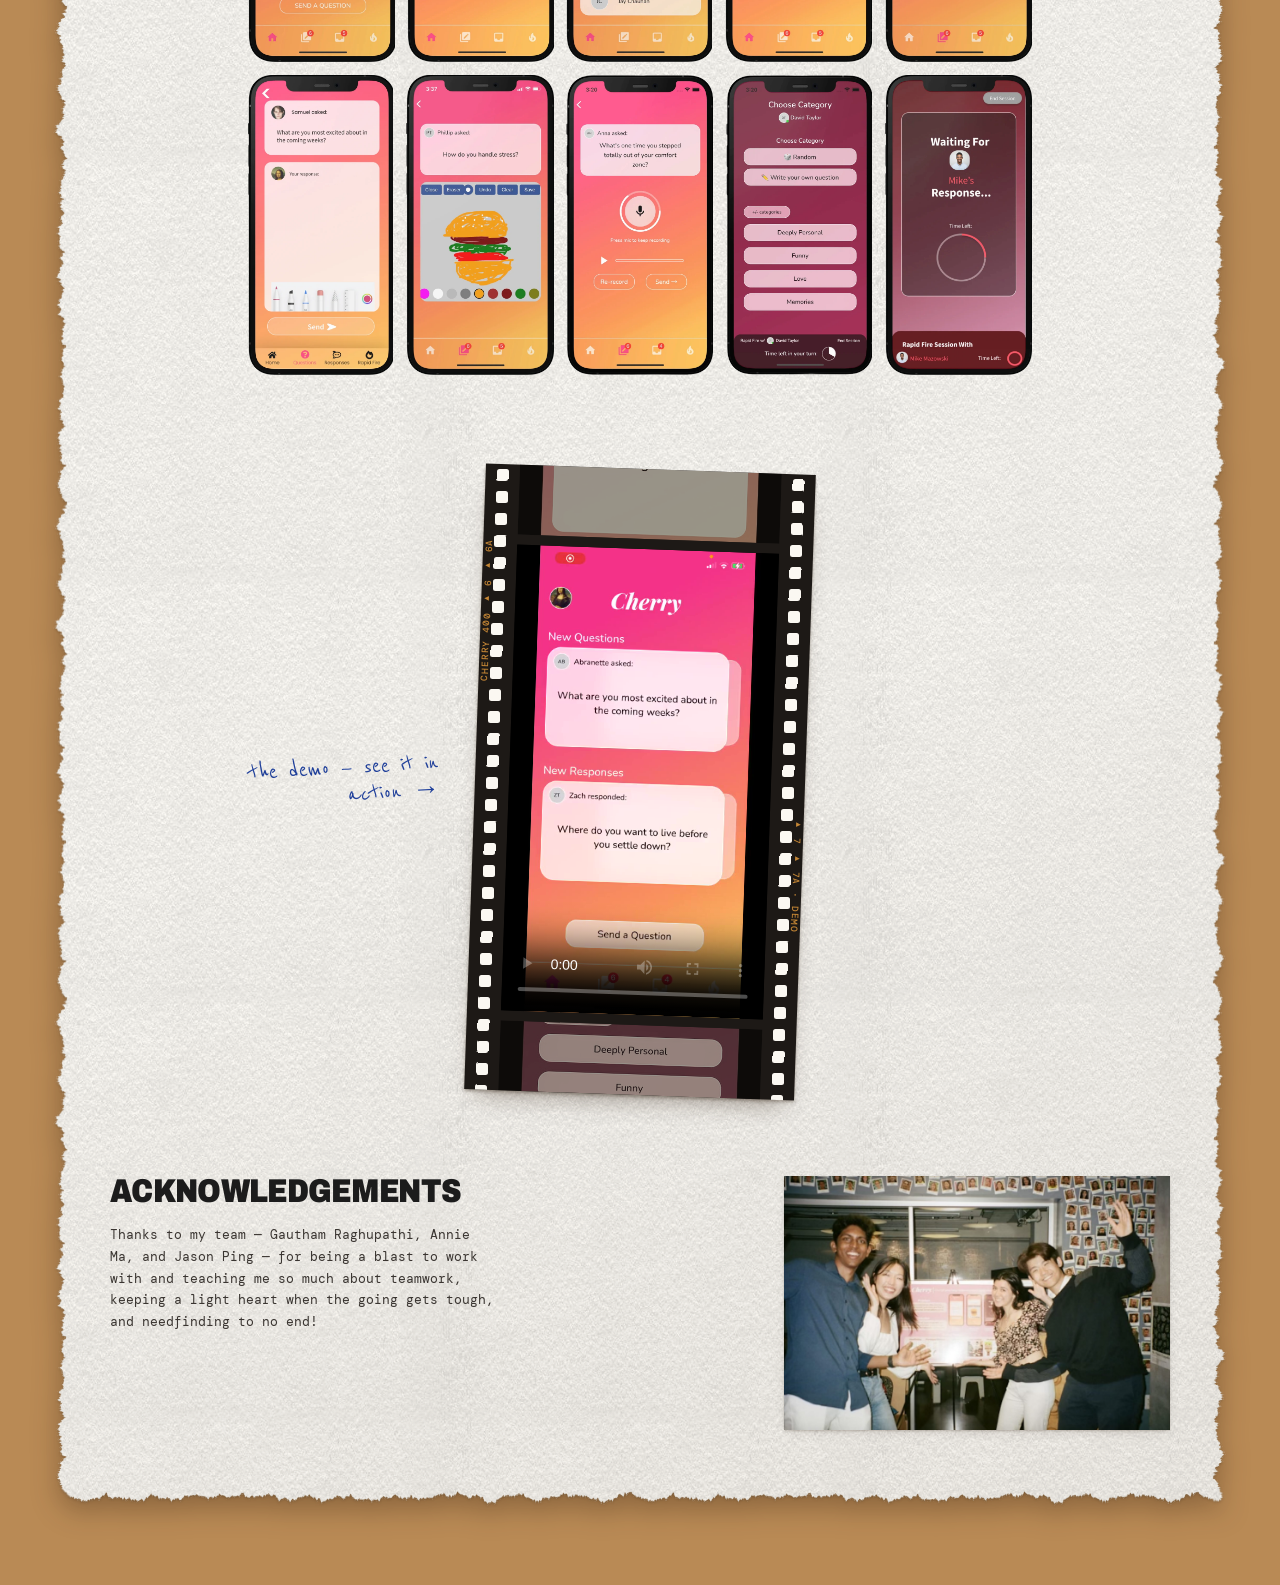
<file: projects/cherry/index.html>
<!doctype html>
<html lang="en">
<head>
  <meta charset="utf-8">
  <meta name="viewport" content="width=device-width, initial-scale=1">
  <title>Cherry App · Symphony Koss</title>
  <meta name="description" content="Cherry App by Symphony Koss.">
  <link rel="icon" href="../../assets/favicon.svg" type="image/svg+xml">
  <link rel="preconnect" href="https://fonts.googleapis.com">
  <link rel="preconnect" href="https://fonts.gstatic.com" crossorigin>
  <link rel="stylesheet" href="https://fonts.googleapis.com/css2?family=Archivo:wdth,wght@62..125,400..900&family=DM+Mono:wght@400;500&family=Instrument+Serif:ital@0;1&family=Permanent+Marker&family=Reenie+Beanie&display=swap">
  <link rel="stylesheet" href="../../css/base.css">
  <link rel="stylesheet" href="../../css/sheet.css">
</head>
<body class="cork sheet-page">
  <nav class="minis" aria-label="Projects">
    <a class="back-tab" href="../../"><span class="pin pin--blue"></span>← back to the board</a>
    <a class="minis__item" href="../headset-habitat/" style="--r: -3deg;"><span class="pin pin--blue"></span><img src="../../assets/img/mini-headset-habitat.webp" width="260" height="260" alt=""><span class="minis__name minis__name--long">Headset Habitat</span></a>
    <a class="minis__item" href="../espressivo/" style="--r: 2deg;"><span class="pin pin--yellow"></span><img src="../../assets/img/mini-espressivo.webp" width="260" height="260" alt=""><span class="minis__name">Espressivo</span></a>
    <a class="minis__item" href="../candy-dispenser/" style="--r: -1.5deg;"><span class="pin pin--green"></span><img src="../../assets/img/mini-candy-dispenser.webp" width="260" height="260" alt=""><span class="minis__name minis__name--long">Candy Dispenser</span></a>
    <a class="minis__item" href="../cupboss/" style="--r: 2.5deg;"><span class="pin pin--purple"></span><img src="../../assets/img/mini-cupboss.webp" width="260" height="260" alt=""><span class="minis__name">CupBoss</span></a>
    <a class="minis__item" href="../spatulove/" style="--r: -2deg;"><span class="pin pin--blue"></span><img src="../../assets/img/mini-spatulove.webp" width="260" height="260" alt=""><span class="minis__name">Spatulove</span></a>
    <a class="minis__item is-current" href="../cherry/" aria-current="page" style="--r: 1.5deg;"><span class="pin pin--yellow"></span><img src="../../assets/img/mini-cherry.webp" width="260" height="260" alt=""><span class="minis__name">Cherry</span></a>
  </nav>

  <main class="sheet sheet--clean">

    <header class="clean__head">
      <h1 class="clean__title">Cherry App</h1>
      <p class="clean__tagline">Make your long distance relationships a little bit sweeter.</p>
      <p class="clean__meta">Figma <span>·</span> React&nbsp;Native <span>·</span> User&nbsp;needfinding</p>
      <p class="clean__body">Once you leave home for college, 90% of your time with family is already behind you. Even in the age of technology, truly connecting with long-distance loved ones is harder than it seems. Whether parents, siblings, friends, or significant others, these relationships make the world go round. Inspired by this yearning to reconnect, we designed Cherry, a social app that generates intimate daily questions and invites creative responses, making long-distance connection <span class="squiggled">simple, meaningful, and fun<svg viewBox="0 0 200 12" preserveAspectRatio="none" aria-hidden="true"><path d="M2 7c12-6 22 4 34-1s20-4 32 0 22 3 34-1 22-4 34 0 22 3 34-1 20-2 28 1"/></svg></span>. Rooted in love and friendship, Cherry brings you back to the people who make life worth living.</p>
    </header>

    <section class="clean__demo clean__demo--wide" aria-label="Video">
      <p class="clean__note">meet Cherry <span aria-hidden="true">→</span></p>
      <div class="film film--wide">
        <span class="film__edge film__edge--l" aria-hidden="true">CHERRY 400 ▸ 4 ▸ 4A</span>
        <span class="film__edge film__edge--r" aria-hidden="true">▸ 5 ▸ 5A · SWEET</span>
        <span class="film__still"><img src="../../assets/img/cherry-still-1.jpg" alt="" loading="lazy"></span>
        <video controls playsinline preload="metadata" poster="../../assets/img/cherry-intro-poster.jpg"><source src="../../assets/video/cherry-intro.mp4" type="video/mp4"></video>
        <span class="film__still"><img src="../../assets/img/cherry-still-2.jpg" alt="" loading="lazy"></span>
      </div>
    </section>

    <div class="sheet__body">
      <h2 class="clean__part">Take a sweet peek inside the app!</h2>

      <p class="clean__brief"><span>Project details</span>In a 10-week design sprint, teams of 4 design and build an app that tackles a unique set of needs.</p>

      <div class="clean__photos" style="--w: 74%">
        <div class="m-col" style="width: 100.000cqw"><div class="m-row" style="width: 100.000cqw"><figure class="m-img" style="width: 18.684cqw; aspect-ratio: 0.48443"><button class="photo is-fit" type="button" aria-label="Enlarge photo"><img src="../../assets/img/cherry-13.webp" width="560" height="1156" alt="Cherry App, photo 13" style="object-position: 50.0% 50.0%" loading="lazy"></button></figure><figure class="m-img" style="width: 18.684cqw; aspect-ratio: 0.48443"><button class="photo is-fit" type="button" aria-label="Enlarge photo"><img src="../../assets/img/cherry-14.webp" width="560" height="1156" alt="Cherry App, photo 14" style="object-position: 50.0% 50.0%" loading="lazy"></button></figure><figure class="m-img" style="width: 18.620cqw; aspect-ratio: 0.48276"><button class="photo is-fit" type="button" aria-label="Enlarge photo"><img src="../../assets/img/cherry-15.webp" width="560" height="1160" alt="Cherry App, photo 15" style="object-position: 50.0% 50.0%" loading="lazy"></button></figure><figure class="m-img" style="width: 18.814cqw; aspect-ratio: 0.48780"><button class="photo is-fit" type="button" aria-label="Enlarge photo"><img src="../../assets/img/cherry-16.webp" width="560" height="1148" alt="Cherry App, photo 16" style="object-position: 50.0% 50.0%" loading="lazy"></button></figure><figure class="m-img" style="width: 18.798cqw; aspect-ratio: 0.48738"><button class="photo is-fit" type="button" aria-label="Enlarge photo"><img src="../../assets/img/cherry-17.webp" width="560" height="1149" alt="Cherry App, photo 17" style="object-position: 50.0% 50.0%" loading="lazy"></button></figure></div><div class="m-row" style="width: 100.000cqw"><figure class="m-img" style="width: 18.541cqw; aspect-ratio: 0.48401"><button class="photo is-fit" type="button" aria-label="Enlarge photo"><img src="../../assets/img/cherry-18.webp" width="560" height="1157" alt="Cherry App, photo 18" style="object-position: 50.0% 50.0%" loading="lazy"></button></figure><figure class="m-img" style="width: 18.834cqw; aspect-ratio: 0.49166"><button class="photo is-fit" type="button" aria-label="Enlarge photo"><img src="../../assets/img/cherry-19.webp" width="560" height="1139" alt="Cherry App, photo 19" style="object-position: 50.0% 50.0%" loading="lazy"></button></figure><figure class="m-img" style="width: 18.768cqw; aspect-ratio: 0.48994"><button class="photo is-fit" type="button" aria-label="Enlarge photo"><img src="../../assets/img/cherry-20.webp" width="560" height="1143" alt="Cherry App, photo 20" style="object-position: 50.0% 50.0%" loading="lazy"></button></figure><figure class="m-img" style="width: 18.638cqw; aspect-ratio: 0.48653"><button class="photo is-fit" type="button" aria-label="Enlarge photo"><img src="../../assets/img/cherry-21.webp" width="560" height="1151" alt="Cherry App, photo 21" style="object-position: 50.0% 50.0%" loading="lazy"></button></figure><figure class="m-img" style="width: 18.818cqw; aspect-ratio: 0.49123"><button class="photo is-fit" type="button" aria-label="Enlarge photo"><img src="../../assets/img/cherry-22.webp" width="560" height="1140" alt="Cherry App, photo 22" style="object-position: 50.0% 50.0%" loading="lazy"></button></figure></div></div>
      </div>

      <section class="clean__demo clean__demo--solo" aria-label="Demo video">
      <p class="clean__note">the demo — see it in action <span aria-hidden="true">→</span></p>
      <div class="film">
        <span class="film__edge film__edge--l" aria-hidden="true">CHERRY 400 ▸ 6 ▸ 6A</span>
        <span class="film__edge film__edge--r" aria-hidden="true">▸ 7 ▸ 7A · DEMO</span>
        <span class="film__still"><img src="../../assets/img/cherry-still-3.jpg" alt="" loading="lazy"></span>
        <video controls playsinline preload="metadata" poster="../../assets/img/cherry-demo-poster.jpg"><source src="../../assets/video/cherry-demo.mp4" type="video/mp4"></video>
        <span class="film__still"><img src="../../assets/img/cherry-still-4.jpg" alt="" loading="lazy"></span>
      </div>
    </section>

      <section class="row row--final">
        <div class="row__text">
          <h2>Acknowledgements</h2>
          <p>Thanks to my team — Gautham Raghupathi, Annie Ma, and Jason Ping — for being a blast to work with and teaching me so much about teamwork, keeping a light heart when the going gets tough, and needfinding to no end!</p>
        </div>
        <div class="row__media">
          <figure class="m-img" style="width: 62.000cqw; aspect-ratio: 1.52156"><button class="photo" type="button" aria-label="Enlarge photo"><img src="../../assets/img/cherry-12.jpg" width="1800" height="1183" alt="Cherry App, photo 12" style="object-position: 50.0% 50.0%" loading="lazy"></button></figure>
        </div>
      </section>
    </div>
  </main>

  <script src="../../js/scrapbook.js" defer></script>
  <script src="../../js/sheet.js" defer></script>
</body>
</html>
</file>
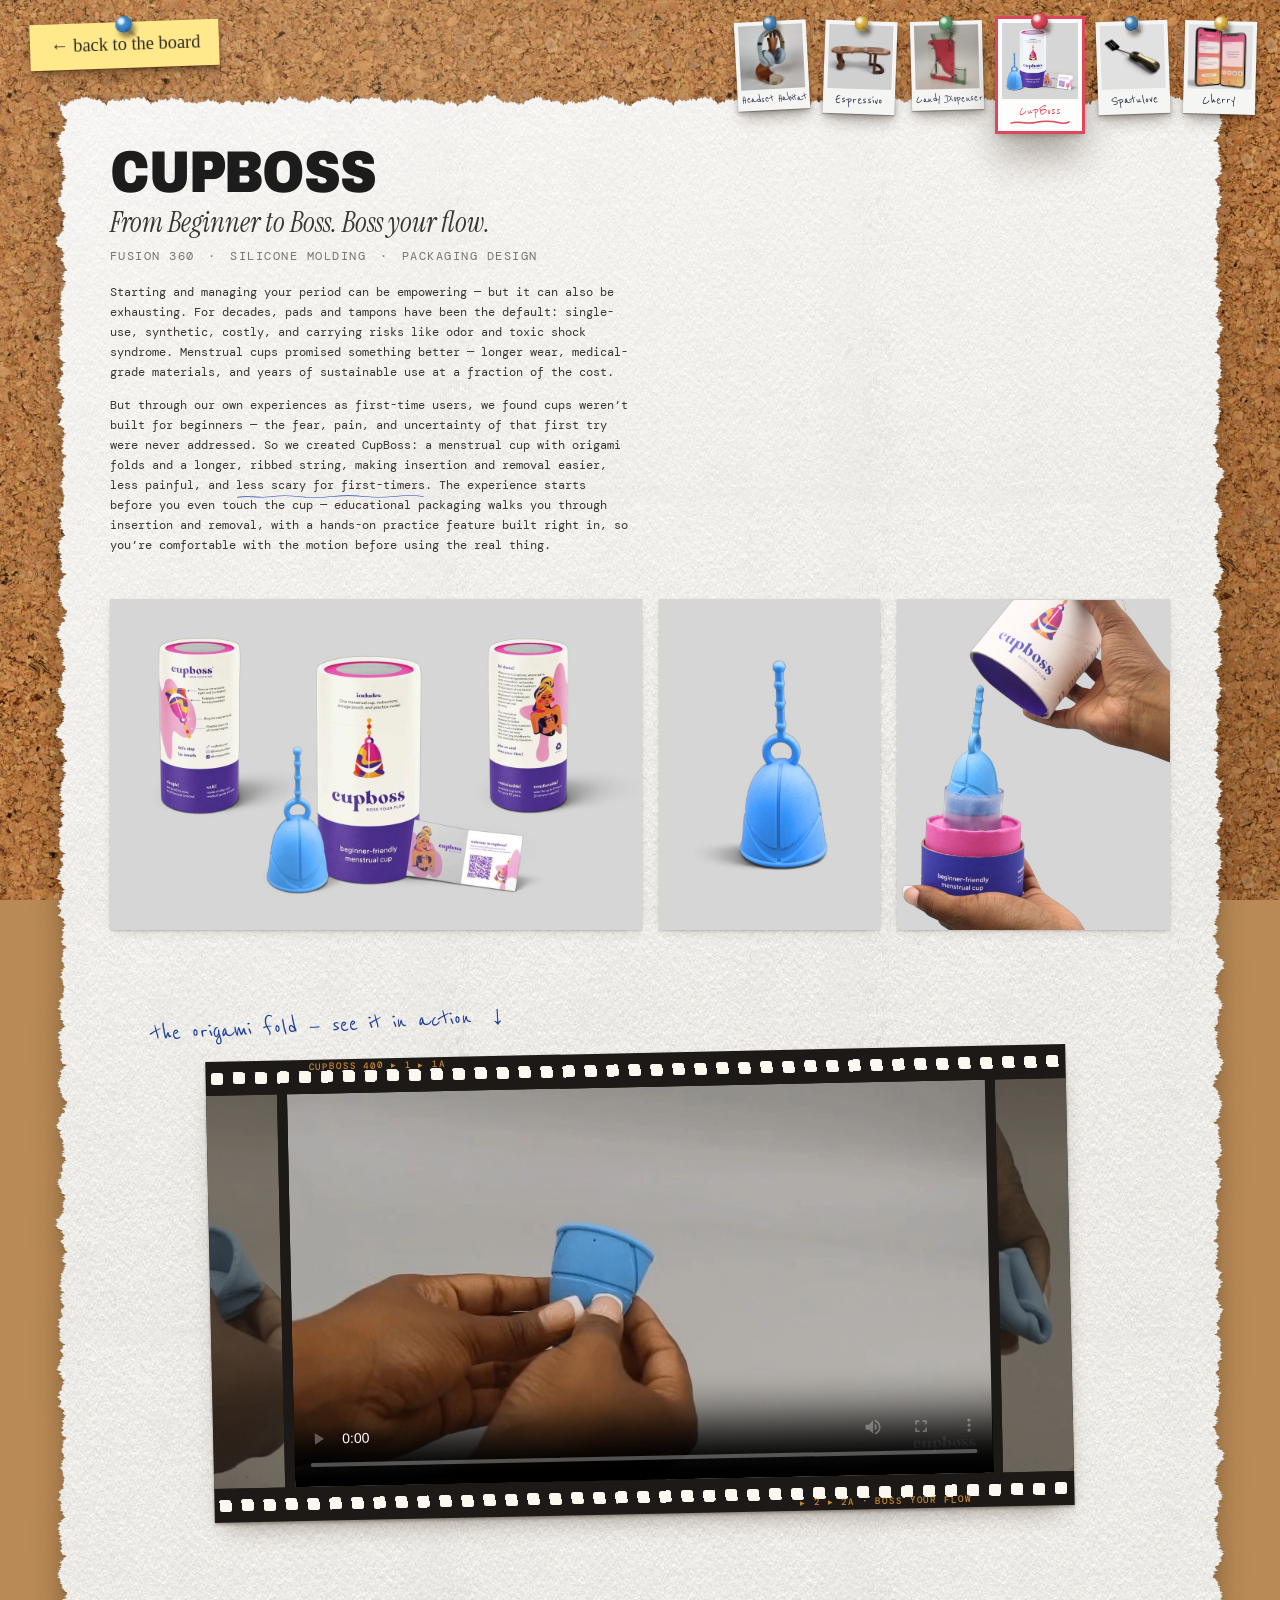
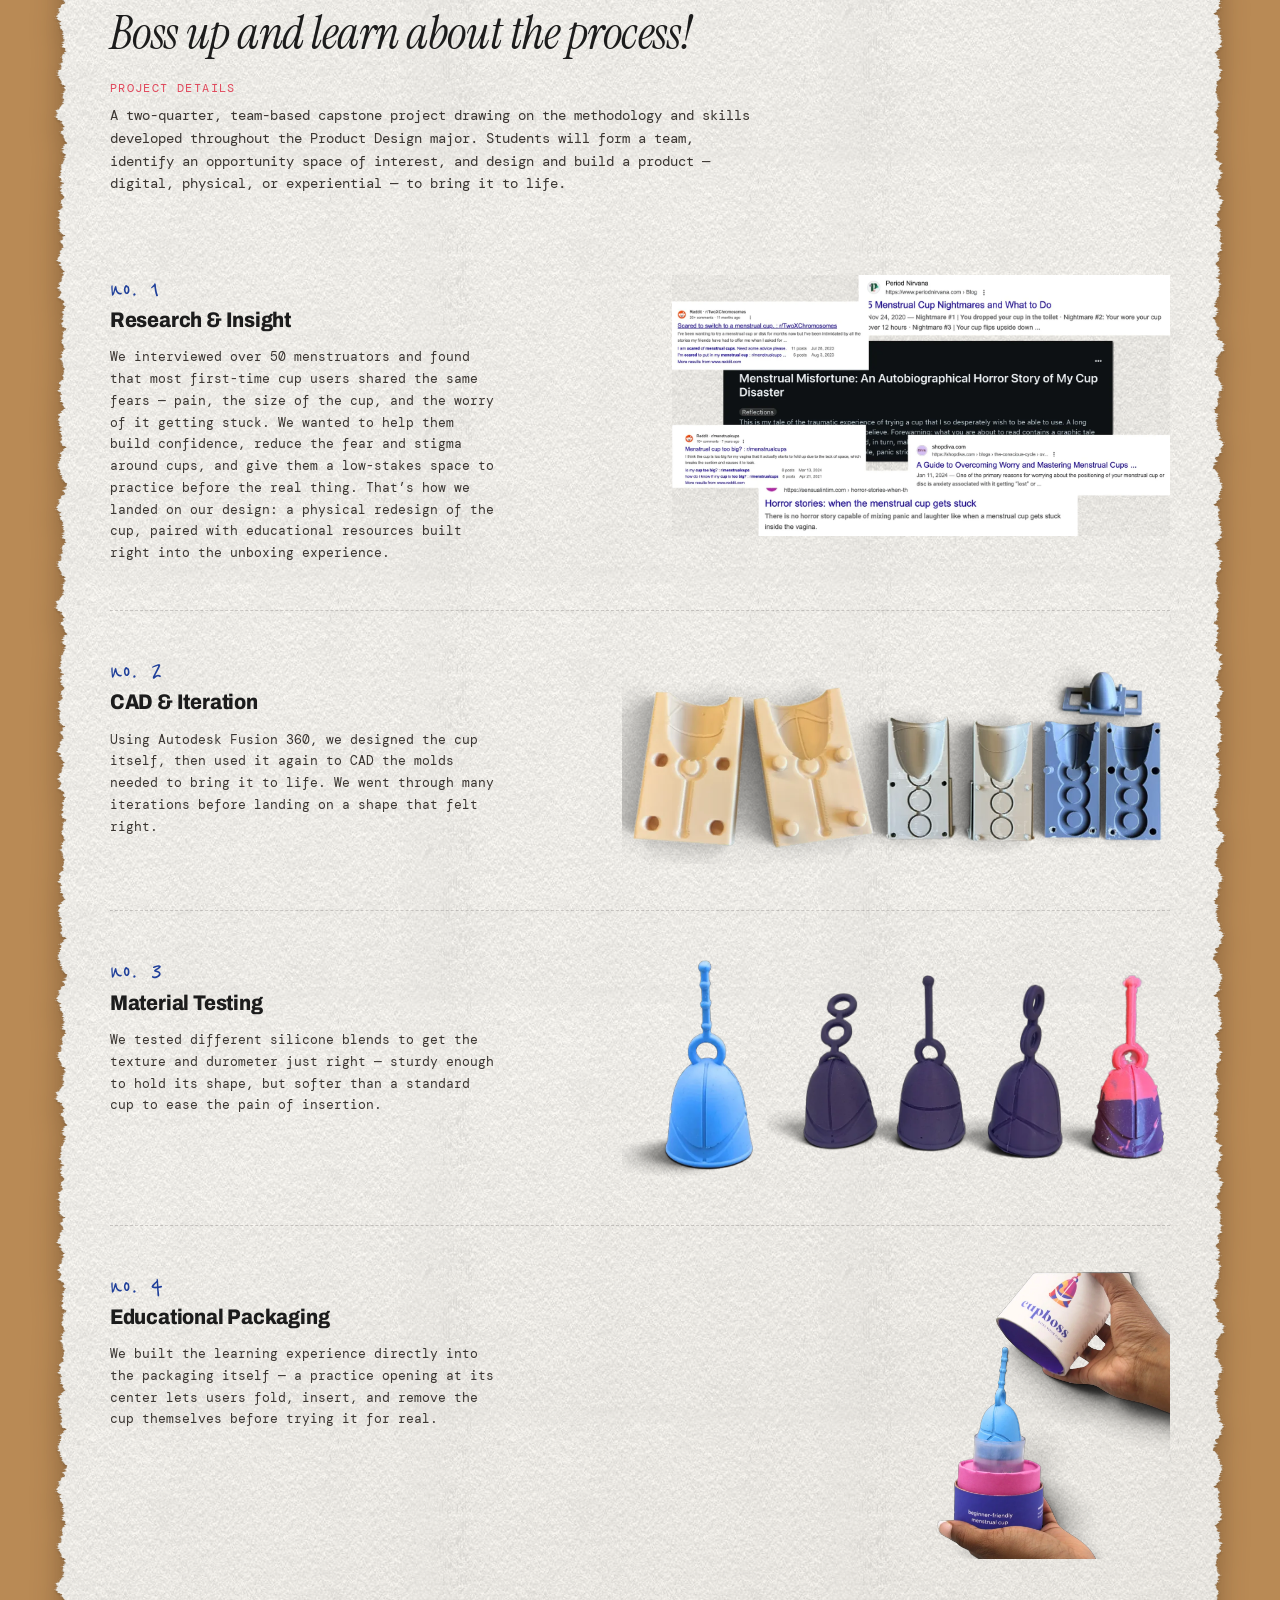
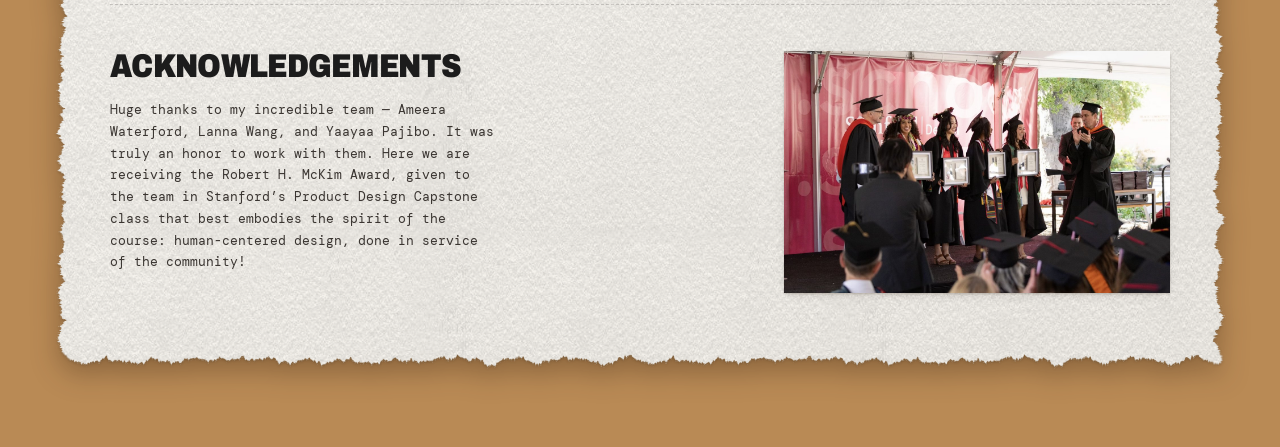
<file: projects/cupboss/index.html>
<!doctype html>
<html lang="en">
<head>
  <meta charset="utf-8">
  <meta name="viewport" content="width=device-width, initial-scale=1">
  <title>CupBoss · Symphony Koss</title>
  <meta name="description" content="CupBoss by Symphony Koss.">
  <link rel="icon" href="../../assets/favicon.svg" type="image/svg+xml">
  <link rel="preconnect" href="https://fonts.googleapis.com">
  <link rel="preconnect" href="https://fonts.gstatic.com" crossorigin>
  <link rel="stylesheet" href="https://fonts.googleapis.com/css2?family=Archivo:wdth,wght@62..125,400..900&family=DM+Mono:wght@400;500&family=Instrument+Serif:ital@0;1&family=Permanent+Marker&family=Reenie+Beanie&display=swap">
  <link rel="stylesheet" href="../../css/base.css">
  <link rel="stylesheet" href="../../css/sheet.css">
</head>
<body class="cork sheet-page">
  <nav class="minis" aria-label="Projects">
    <a class="back-tab" href="../../"><span class="pin pin--blue"></span>← back to the board</a>
    <a class="minis__item" href="../headset-habitat/" style="--r: -3deg;"><span class="pin pin--blue"></span><img src="../../assets/img/mini-headset-habitat.webp" width="260" height="260" alt=""><span class="minis__name minis__name--long">Headset Habitat</span></a>
    <a class="minis__item" href="../espressivo/" style="--r: 2deg;"><span class="pin pin--yellow"></span><img src="../../assets/img/mini-espressivo.webp" width="260" height="260" alt=""><span class="minis__name">Espressivo</span></a>
    <a class="minis__item" href="../candy-dispenser/" style="--r: -1.5deg;"><span class="pin pin--green"></span><img src="../../assets/img/mini-candy-dispenser.webp" width="260" height="260" alt=""><span class="minis__name minis__name--long">Candy Dispenser</span></a>
    <a class="minis__item is-current" href="../cupboss/" aria-current="page" style="--r: 2.5deg;"><span class="pin pin--purple"></span><img src="../../assets/img/mini-cupboss.webp" width="260" height="260" alt=""><span class="minis__name">CupBoss</span></a>
    <a class="minis__item" href="../spatulove/" style="--r: -2deg;"><span class="pin pin--blue"></span><img src="../../assets/img/mini-spatulove.webp" width="260" height="260" alt=""><span class="minis__name">Spatulove</span></a>
    <a class="minis__item" href="../cherry/" style="--r: 1.5deg;"><span class="pin pin--yellow"></span><img src="../../assets/img/mini-cherry.webp" width="260" height="260" alt=""><span class="minis__name">Cherry</span></a>
  </nav>

  <main class="sheet sheet--clean">

    <header class="clean__head">
      <h1 class="clean__title">CupBoss</h1>
      <p class="clean__tagline">From Beginner to Boss. Boss your flow.</p>
      <p class="clean__meta">Fusion&nbsp;360 <span>·</span> Silicone&nbsp;molding <span>·</span> Packaging&nbsp;design</p>
      <p class="clean__body">Starting and managing your period can be empowering — but it can also be exhausting. For decades, pads and tampons have been the default: single-use, synthetic, costly, and carrying risks like odor and toxic shock syndrome. Menstrual cups promised something better — longer wear, medical-grade materials, and years of sustainable use at a fraction of the cost.</p>
      <p class="clean__body">But through our own experiences as first-time users, we found cups weren’t built for beginners — the fear, pain, and uncertainty of that first try were never addressed. So we created CupBoss: a menstrual cup with origami folds and a longer, ribbed string, making insertion and removal easier, less painful, and <span class="squiggled">less scary for first-timers<svg viewBox="0 0 200 12" preserveAspectRatio="none" aria-hidden="true"><path d="M2 7c12-6 22 4 34-1s20-4 32 0 22 3 34-1 22-4 34 0 22 3 34-1 20-2 28 1"/></svg></span>. The experience starts before you even touch the cup — educational packaging walks you through insertion and removal, with a hands-on practice feature built right in, so you’re comfortable with the motion before using the real thing.</p>
    </header>

    <div class="clean__photos">
      <div class="m-row" style="width: 100.000cqw"><figure class="m-img" style="width: 50.223cqw; aspect-ratio: 1.60920"><button class="photo" type="button" aria-label="Enlarge photo"><img src="../../assets/img/cupboss-18.jpg" width="1400" height="870" alt="CupBoss, photo 18" style="object-position: 50.0% 50.0%" loading="lazy"></button></figure><figure class="m-img" style="width: 20.807cqw; aspect-ratio: 0.66667"><button class="photo" type="button" aria-label="Enlarge photo"><img src="../../assets/img/cupboss-17.jpg" width="624" height="936" alt="CupBoss, photo 17" style="object-position: 50.0% 50.0%" loading="lazy"></button></figure><figure class="m-img" style="width: 25.770cqw; aspect-ratio: 0.82570"><button class="photo" type="button" aria-label="Enlarge photo"><img src="../../assets/img/cupboss-05.jpg" width="938" height="1136" alt="CupBoss, photo 5" style="object-position: 50.0% 50.0%" loading="lazy"></button></figure></div>
    </div>

    <section class="clean__demo clean__demo--wide" aria-label="Video">
      <p class="clean__note">the origami fold — see it in action <span aria-hidden="true">→</span></p>
      <div class="film film--wide">
        <span class="film__edge film__edge--l" aria-hidden="true">CUPBOSS 400 ▸ 1 ▸ 1A</span>
        <span class="film__edge film__edge--r" aria-hidden="true">▸ 2 ▸ 2A · BOSS YOUR FLOW</span>
        <span class="film__still"><img src="../../assets/img/cupboss-still-1.jpg" alt="" loading="lazy"></span>
        <video controls playsinline preload="metadata" poster="../../assets/img/cupboss-demo-poster.jpg"><source src="../../assets/video/cupboss-demo.mp4" type="video/mp4"></video>
        <span class="film__still"><img src="../../assets/img/cupboss-still-2.jpg" alt="" loading="lazy"></span>
      </div>
    </section>

    <div class="sheet__body">
      <h2 class="clean__part">Boss up and learn about the process!</h2>

      <p class="clean__brief"><span>Project details</span>A two-quarter, team-based capstone project drawing on the methodology and skills developed throughout the Product Design major. Students will form a team, identify an opportunity space of interest, and design and build a product — digital, physical, or experiential — to bring it to life.</p>

      <section class="row">
        <div class="row__text">
          <h3>Research &amp; Insight</h3>
          <p>We interviewed over 50 menstruators and found that most first-time cup users shared the same fears — pain, the size of the cup, and the worry of it getting stuck. We wanted to help them build confidence, reduce the fear and stigma around cups, and give them a low-stakes space to practice before the real thing. That’s how we landed on our design: a physical redesign of the cup, paired with educational resources built right into the unboxing experience.</p>
        </div>
        <div class="row__media">
          <figure class="m-img" style="width: 80.000cqw; aspect-ratio: 1.90996"><button class="photo is-fit" type="button" aria-label="Enlarge photo"><img src="../../assets/img/cupboss-06.webp" width="1400" height="733" alt="CupBoss, photo 6" style="object-position: 50.0% 50.0%" loading="lazy"></button></figure>
        </div>
      </section>

      <section class="row">
        <div class="row__text">
          <h3>CAD &amp; Iteration</h3>
          <p>Using Autodesk Fusion 360, we designed the cup itself, then used it again to CAD the molds needed to bring it to life. We went through many iterations before landing on a shape that felt right.</p>
        </div>
        <div class="row__media">
          <figure class="m-img" style="width: 88.000cqw; aspect-ratio: 2.64384"><button class="photo is-fit" type="button" aria-label="Enlarge photo"><img src="../../assets/img/cupboss-19.webp" width="965" height="365" alt="CupBoss, photo 19" style="object-position: 50.0% 50.0%" loading="lazy"></button></figure>
        </div>
      </section>

      <section class="row">
        <div class="row__text">
          <h3>Material Testing</h3>
          <p>We tested different silicone blends to get the texture and durometer just right — sturdy enough to hold its shape, but softer than a standard cup to ease the pain of insertion.</p>
        </div>
        <div class="row__media">
          <div class="m-row" style="width: 88.000cqw"><figure class="m-img" style="width: 21.687cqw; aspect-ratio: 0.61111"><button class="photo is-fit" type="button" aria-label="Enlarge photo"><img src="../../assets/img/cupboss-10.webp" width="385" height="630" alt="CupBoss, photo 10" style="object-position: 50.0% 50.0%" loading="lazy"></button></figure><figure class="m-img" style="width: 64.713cqw; aspect-ratio: 1.82353"><button class="photo is-fit" type="button" aria-label="Enlarge photo"><img src="../../assets/img/cupboss-09.webp" width="930" height="510" alt="CupBoss, photo 9" style="object-position: 50.0% 50.0%" loading="lazy"></button></figure></div>
        </div>
      </section>

      <section class="row">
        <div class="row__text">
          <h3>Educational Packaging</h3>
          <p>We built the learning experience directly into the packaging itself — a practice opening at its center lets users fold, insert, and remove the cup themselves before trying it for real.</p>
        </div>
        <div class="row__media">
          <figure class="m-img" style="width: 38.000cqw; aspect-ratio: 0.82570"><button class="photo is-fit" type="button" aria-label="Enlarge photo"><img src="../../assets/img/cupboss-11.webp" width="938" height="1136" alt="CupBoss, photo 11" style="object-position: 50.0% 50.0%" loading="lazy"></button></figure>
        </div>
      </section>

      <section class="row row--final">
        <div class="row__text">
          <h2>Acknowledgements</h2>
          <p>Huge thanks to my incredible team — Ameera Waterford, Lanna Wang, and Yaayaa Pajibo. It was truly an honor to work with them. Here we are receiving the Robert H. McKim Award, given to the team in Stanford’s Product Design Capstone class that best embodies the spirit of the course: human-centered design, done in service of the community!</p>
        </div>
        <div class="row__media">
          <figure class="m-img" style="width: 62.000cqw; aspect-ratio: 1.60000"><button class="photo" type="button" aria-label="Enlarge photo"><img src="../../assets/img/cupboss-12.jpg" width="1360" height="850" alt="CupBoss, photo 12" style="object-position: 50.0% 50.0%" loading="lazy"></button></figure>
        </div>
      </section>
    </div>
  </main>

  <script src="../../js/scrapbook.js" defer></script>
  <script src="../../js/sheet.js" defer></script>
</body>
</html>
</file>
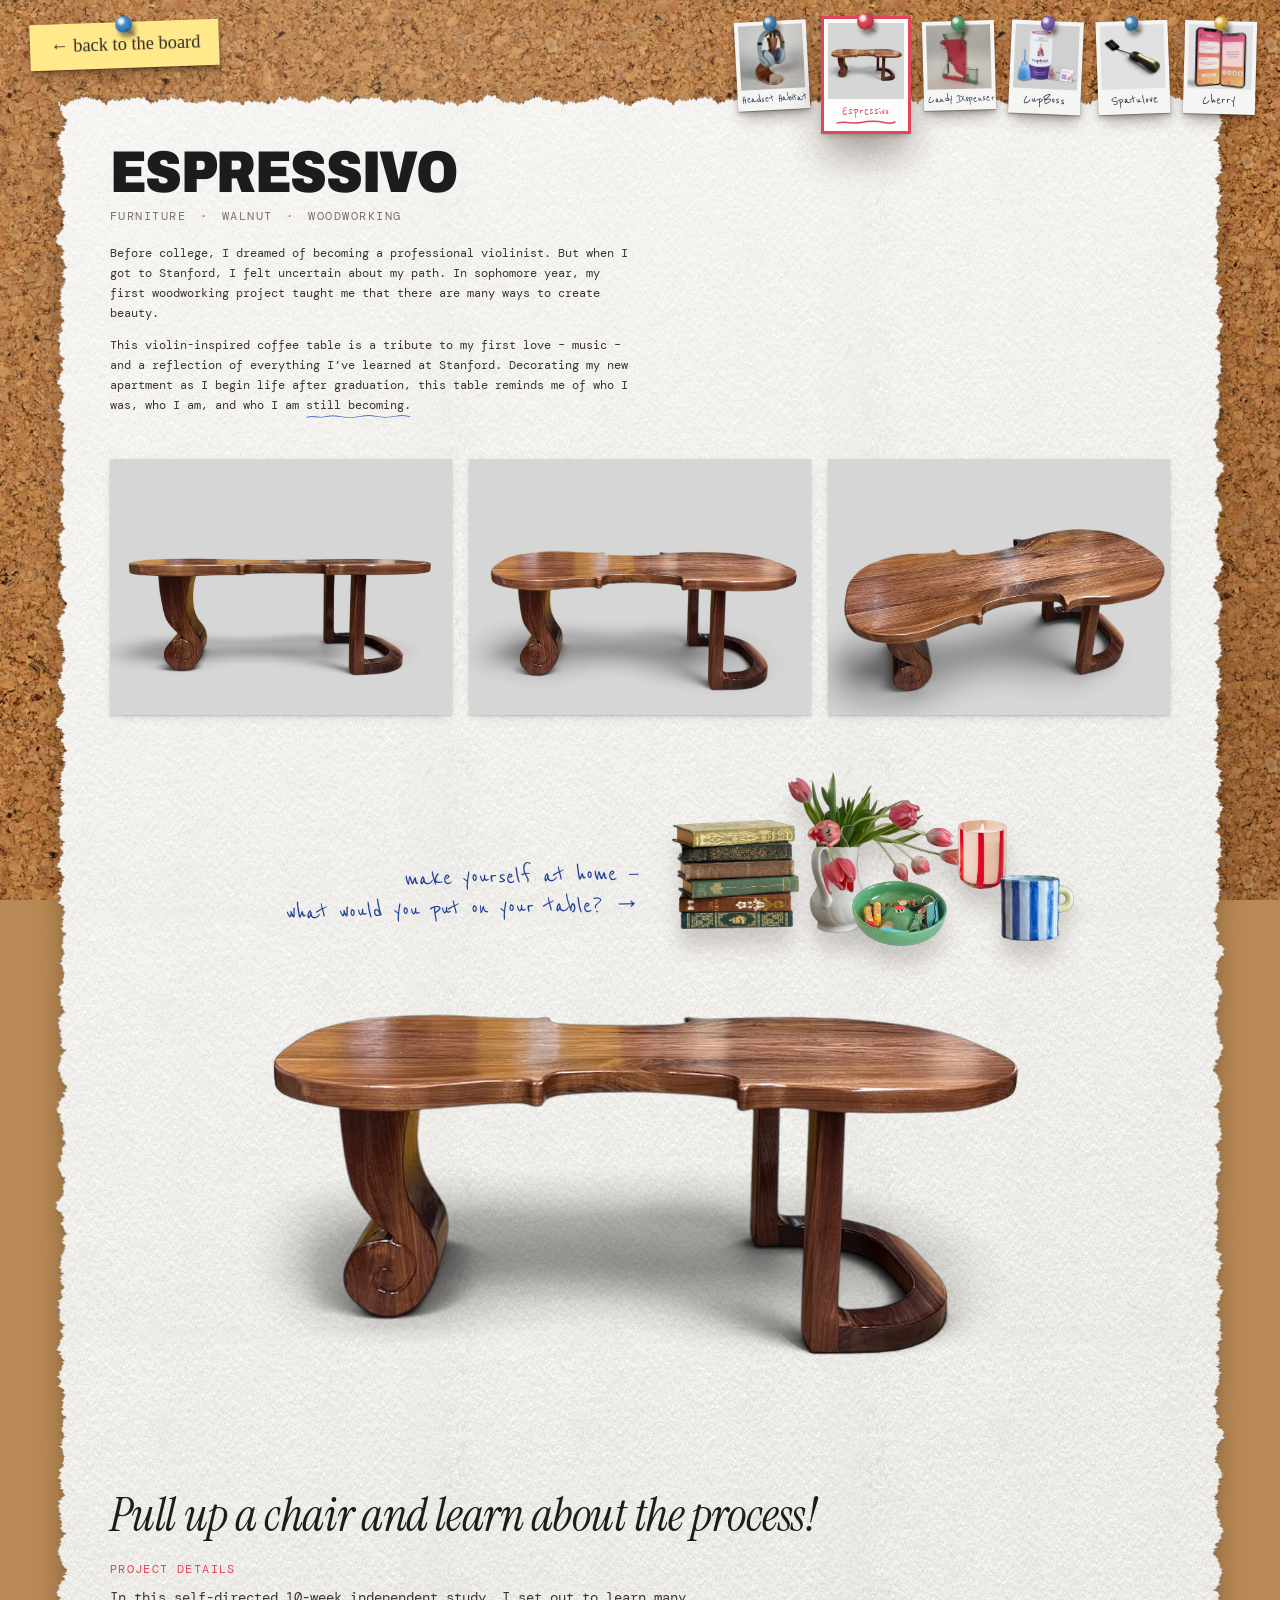
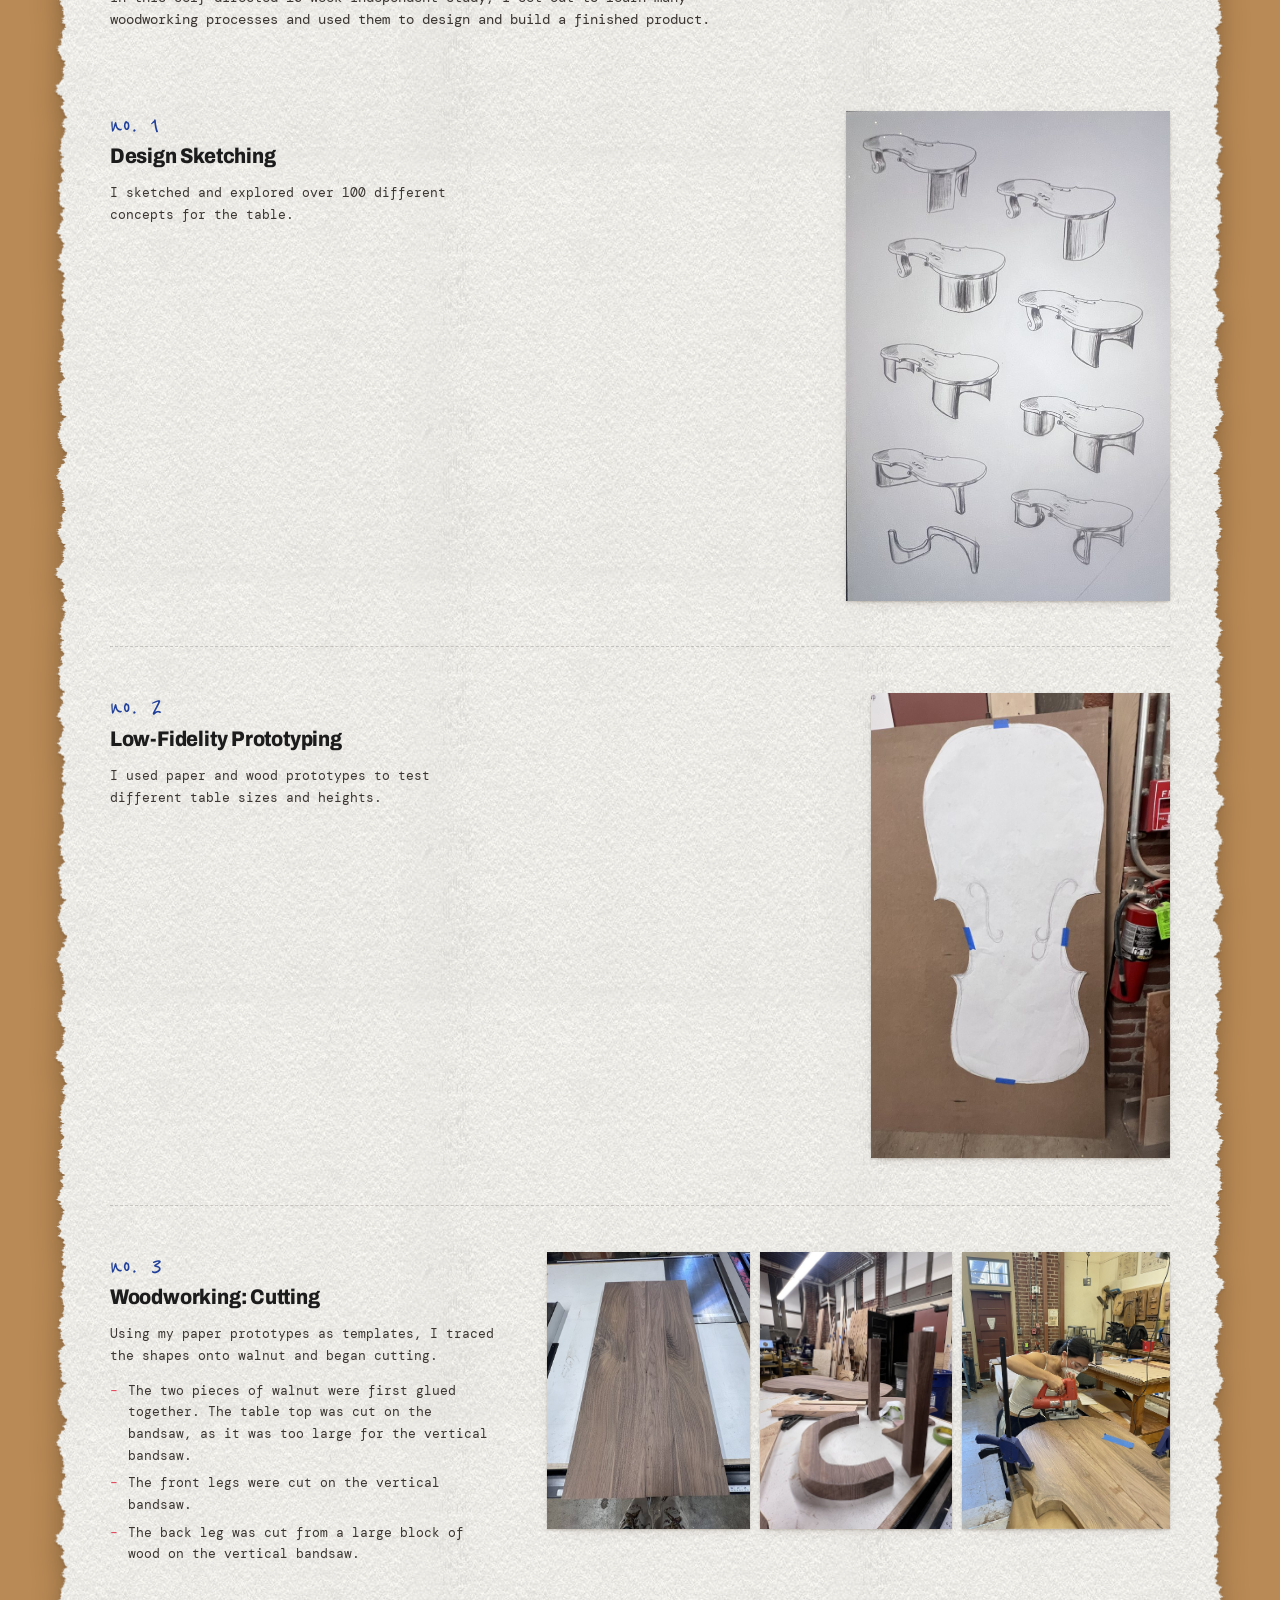
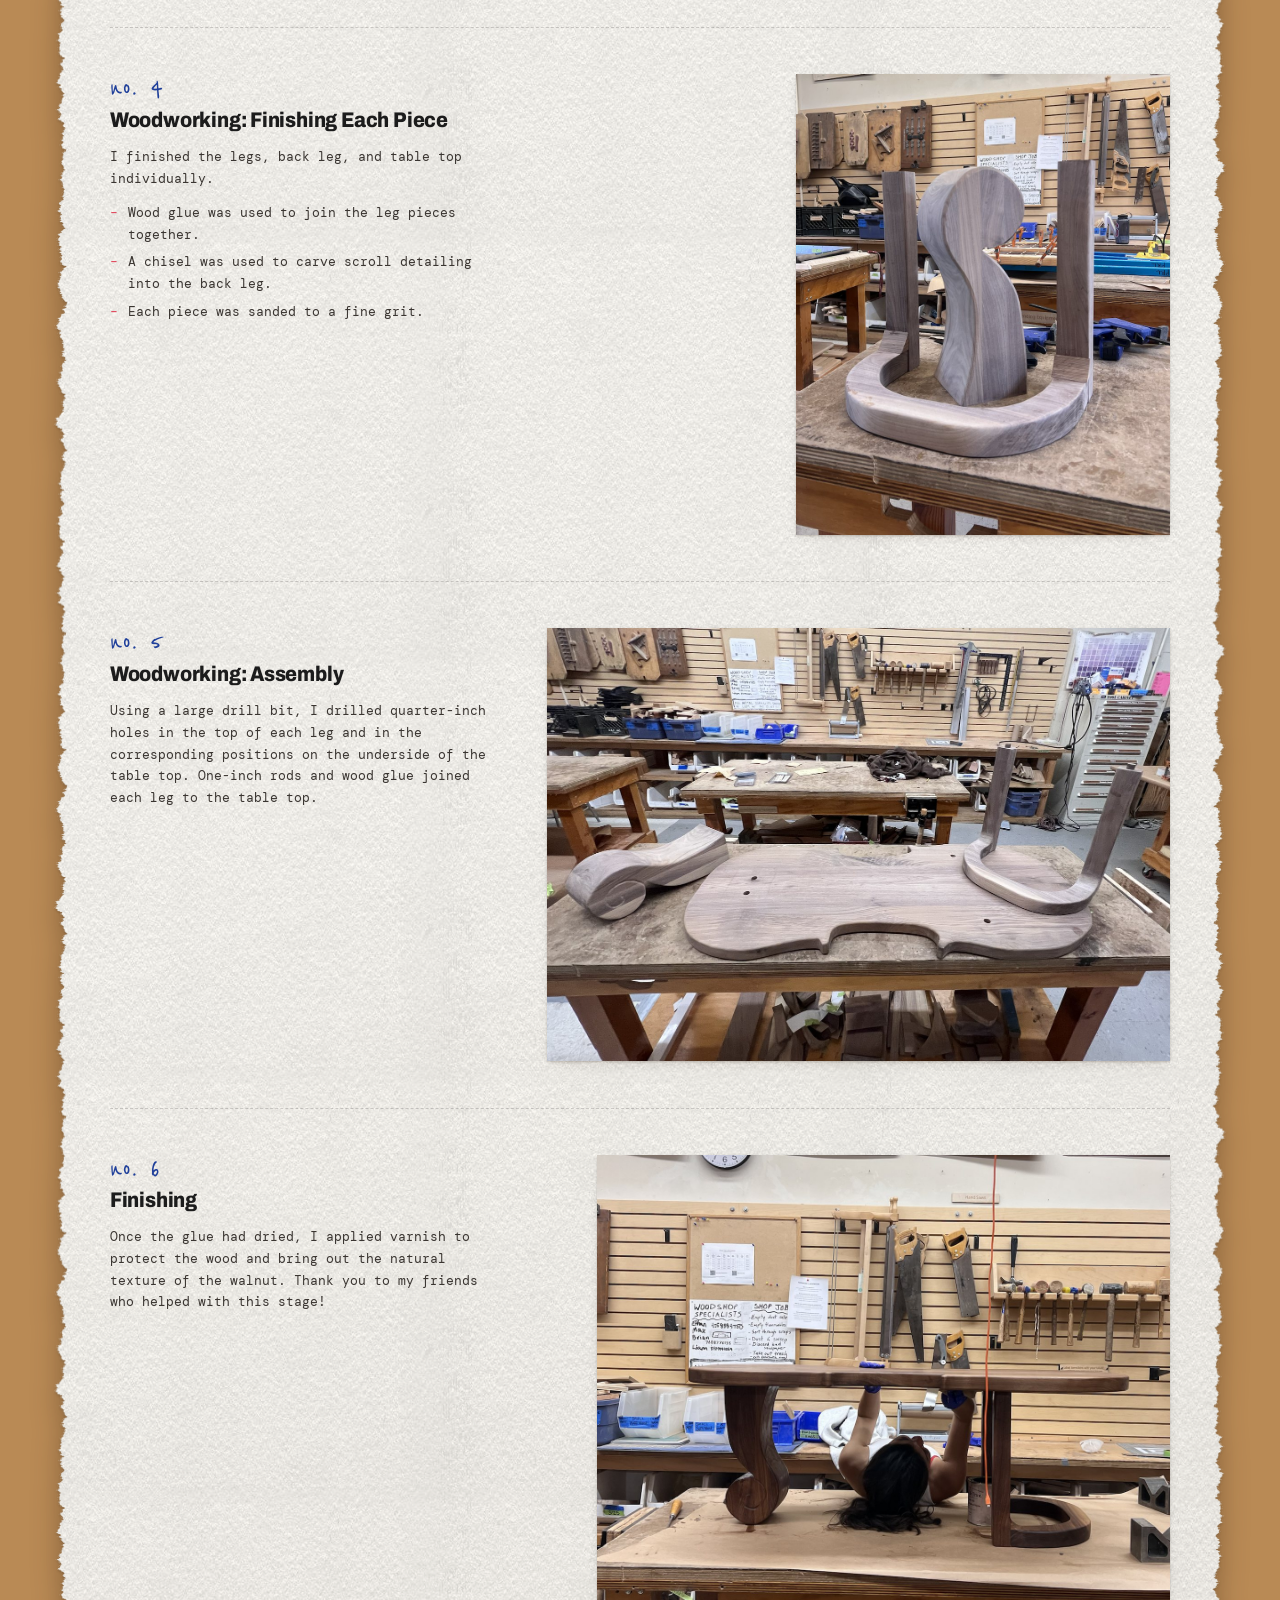
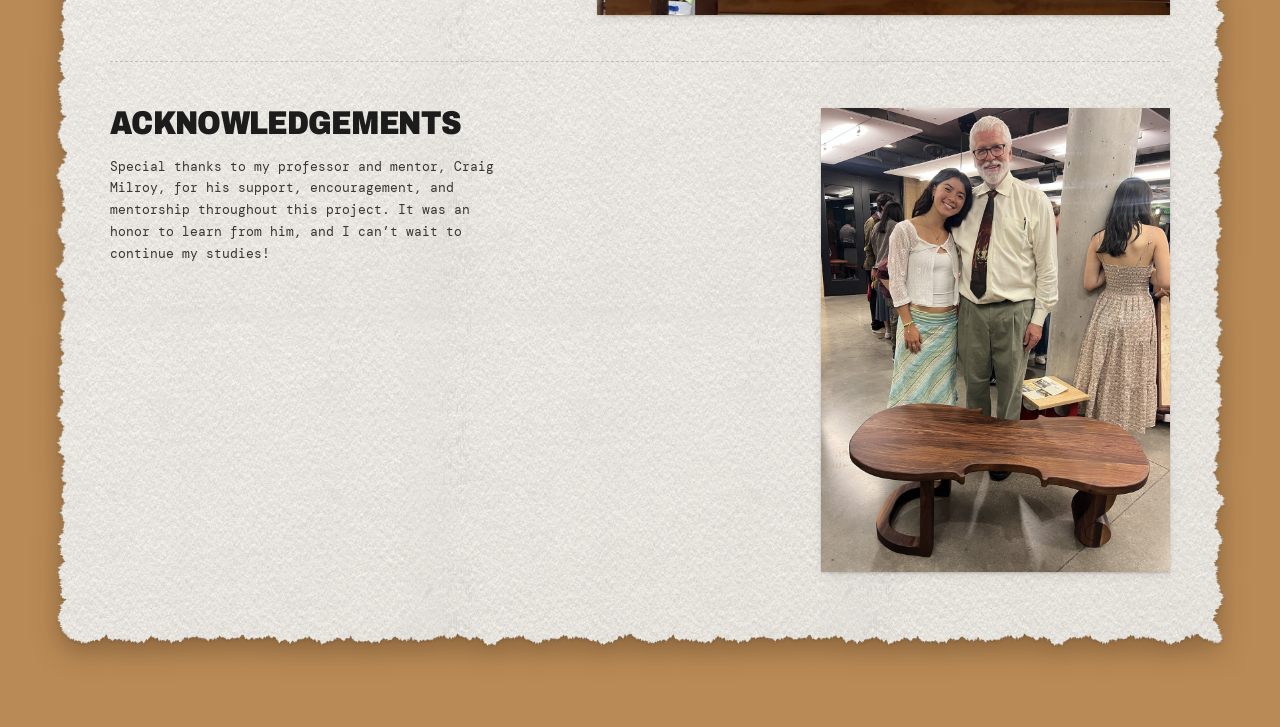
<file: projects/espressivo/index.html>
<!doctype html>
<html lang="en">
<head>
  <meta charset="utf-8">
  <meta name="viewport" content="width=device-width, initial-scale=1">
  <title>Espressivo · Symphony Koss</title>
  <meta name="description" content="Espressivo: a violin-inspired walnut coffee table by Symphony Koss.">
  <link rel="icon" href="../../assets/favicon.svg" type="image/svg+xml">
  <link rel="preconnect" href="https://fonts.googleapis.com">
  <link rel="preconnect" href="https://fonts.gstatic.com" crossorigin>
  <link rel="stylesheet" href="https://fonts.googleapis.com/css2?family=Archivo:wdth,wght@62..125,400..900&family=DM+Mono:wght@400;500&family=Instrument+Serif:ital@0;1&family=Permanent+Marker&family=Reenie+Beanie&display=swap">
  <link rel="stylesheet" href="../../css/base.css">
  <link rel="stylesheet" href="../../css/sheet.css">
  <link rel="stylesheet" href="../../css/espressivo.css">
</head>
<body class="cork sheet-page">
  <nav class="minis" aria-label="Projects">
    <a class="back-tab" href="../../"><span class="pin pin--blue"></span>← back to the board</a>
    <a class="minis__item" href="../headset-habitat/" style="--r: -3deg;"><span class="pin pin--blue"></span><img src="../../assets/img/mini-headset-habitat.webp" width="260" height="260" alt=""><span class="minis__name minis__name--long">Headset Habitat</span></a>
    <a class="minis__item is-current" href="../espressivo/" aria-current="page" style="--r: 2deg;"><span class="pin pin--yellow"></span><img src="../../assets/img/mini-espressivo.webp" width="260" height="260" alt=""><span class="minis__name">Espressivo</span></a>
    <a class="minis__item" href="../candy-dispenser/" style="--r: -1.5deg;"><span class="pin pin--green"></span><img src="../../assets/img/mini-candy-dispenser.webp" width="260" height="260" alt=""><span class="minis__name minis__name--long">Candy Dispenser</span></a>
    <a class="minis__item" href="../cupboss/" style="--r: 2.5deg;"><span class="pin pin--purple"></span><img src="../../assets/img/mini-cupboss.webp" width="260" height="260" alt=""><span class="minis__name">CupBoss</span></a>
    <a class="minis__item" href="../spatulove/" style="--r: -2deg;"><span class="pin pin--blue"></span><img src="../../assets/img/mini-spatulove.webp" width="260" height="260" alt=""><span class="minis__name">Spatulove</span></a>
    <a class="minis__item" href="../cherry/" style="--r: 1.5deg;"><span class="pin pin--yellow"></span><img src="../../assets/img/mini-cherry.webp" width="260" height="260" alt=""><span class="minis__name">Cherry</span></a>
  </nav>

  <main class="sheet sheet--clean esp">

    <header class="clean__head">
      <h1 class="clean__title">Espressivo</h1>
      <p class="clean__meta">Furniture <span>·</span> Walnut <span>·</span> Woodworking</p>
      <p class="clean__body">Before college, I dreamed of becoming a professional violinist. But when I got to Stanford, I felt uncertain about my path. In sophomore year, my first woodworking project taught me that there are many ways to create beauty.</p>
      <p class="clean__body">This violin-inspired coffee table is a tribute to my first love – music – and a reflection of everything I’ve learned at Stanford. Decorating my new apartment as I begin life after graduation, this table reminds me of who I was, who I am, and who I am <span class="squiggled">still becoming.<svg viewBox="0 0 200 12" preserveAspectRatio="none" aria-hidden="true"><path d="M2 7c12-6 22 4 34-1s20-4 32 0 22 3 34-1 22-4 34 0 22 3 34-1 20-2 28 1"/></svg></span></p>
    </header>

    <div class="clean__photos">
      <div class="m-row" style="width: 100.000cqw"><figure class="m-img" style="width: 32.267cqw; aspect-ratio: 1.33333"><button class="photo" type="button" aria-label="Enlarge photo"><img src="../../assets/img/espressivo-01.jpg" width="1080" height="810" alt="Espressivo from the side: the violin-shaped walnut top, the scroll leg and the looped leg" loading="lazy"></button></figure><figure class="m-img" style="width: 32.267cqw; aspect-ratio: 1.33333"><button class="photo" type="button" aria-label="Enlarge photo"><img src="../../assets/img/espressivo-02.jpg" width="1080" height="810" alt="Espressivo from a slightly raised angle, showing the top’s violin curves" loading="lazy"></button></figure><figure class="m-img" style="width: 32.267cqw; aspect-ratio: 1.33333"><button class="photo" type="button" aria-label="Enlarge photo"><img src="../../assets/img/espressivo-03.jpg" width="1080" height="810" alt="Espressivo from above, showing the walnut grain across the violin-shaped top" loading="lazy"></button></figure></div>
    </div>

    <section class="esp__room" aria-label="Decorate the table: drag the objects onto it">
      <button class="esp__tidy" type="button">clear the table ↺</button>
      <p class="esp__done" aria-live="polite"></p>

      <p class="esp__hint" aria-hidden="true">make yourself at home —<br> what would you put on your table? →</p>
      <div class="esp__stage">
        <img class="esp__table" src="../../assets/img/espressivo-table.webp" alt="Espressivo: a walnut coffee table with a violin-shaped top, a scroll-shaped leg on one end and a looped leg on the other" width="1044" height="494">

        <button class="thing" type="button" data-home="64,-3" data-mhome="29,-4" style="--w: 16.5%; --mw: 36%;" aria-label="Vase of flowers">
          <img src="../../assets/img/espressivo-flowers.webp" alt="" width="501" height="462" draggable="false">
        </button>

        <button class="thing" type="button" data-home="53,5" data-mhome="3,3" style="--w: 12%; --mw: 28%;" aria-label="Stack of books">
          <img src="../../assets/img/espressivo-books.webp" alt="" width="640" height="546" draggable="false">
        </button>

        <button class="thing" type="button" data-home="80,5" data-mhome="65,2" style="--w: 4.6%; --mw: 10%;" aria-label="Candle">
          <img src="../../assets/img/espressivo-candle.webp" alt="" width="326" height="464" draggable="false">
        </button>

        <button class="thing" type="button" data-home="84,14" data-mhome="78,13" style="--w: 7%; --mw: 16%;" aria-label="Coffee mug">
          <img src="../../assets/img/espressivo-mug.webp" alt="" width="461" height="410" draggable="false">
        </button>

        <button class="thing" type="button" data-home="70,15" data-mhome="45,22" style="--w: 9%; --mw: 20%;" aria-label="Bowl of keys">
          <img src="../../assets/img/espressivo-keys.webp" alt="" width="640" height="436" draggable="false">
        </button>
      </div>
    </section>

    <div class="sheet__body">
      <h2 class="clean__part">Pull up a chair and learn about the process!</h2>
      <p class="clean__brief"><span>Project details</span>In this self-directed 10-week independent study, I set out to learn many woodworking processes and used them to design and build a finished product.</p>

      <section class="row">
        <div class="row__text">
          <h3>Design Sketching</h3>
          <p>I sketched and explored over 100 different concepts for the table.</p>
        </div>
        <div class="row__media">
          <figure class="m-img" style="width: 52.000cqw; aspect-ratio: 0.66189"><button class="photo" type="button" aria-label="Enlarge photo"><img src="../../assets/img/espressivo-04.jpg" width="646" height="976" alt="Pencil sketches of different table concepts" loading="lazy"></button></figure>
        </div>
      </section>

      <section class="row">
        <div class="row__text">
          <h3>Low-Fidelity Prototyping</h3>
          <p>I used paper and wood prototypes to test different table sizes and heights.</p>
        </div>
        <div class="row__media">
          <figure class="m-img" style="width: 48.000cqw; aspect-ratio: 0.64286"><button class="photo" type="button" aria-label="Enlarge photo"><img src="../../assets/img/espressivo-05.jpg" width="684" height="1064" alt="Full-size paper template of the violin-shaped table top" loading="lazy"></button></figure>
        </div>
      </section>

      <section class="row">
        <div class="row__text">
          <h3>Woodworking: Cutting</h3>
          <p>Using my paper prototypes as templates, I traced the shapes onto walnut and began cutting.</p>
          <ul><li>The two pieces of walnut were first glued together. The table top was cut on the bandsaw, as it was too large for the vertical bandsaw.</li><li>The front legs were cut on the vertical bandsaw.</li><li>The back leg was cut from a large block of wood on the vertical bandsaw.</li></ul>
        </div>
        <div class="row__media">
          <div class="m-row" style="width: 100.000cqw"><figure class="m-img" style="width: 32.551cqw; aspect-ratio: 0.73153"><button class="photo" type="button" aria-label="Enlarge photo"><img src="../../assets/img/espressivo-06.jpg" width="594" height="812" alt="Two walnut boards ready to be glued together" loading="lazy"></button></figure><figure class="m-img" style="width: 30.861cqw; aspect-ratio: 0.69355"><button class="photo" type="button" aria-label="Enlarge photo"><img src="../../assets/img/espressivo-07.jpg" width="774" height="1116" alt="The cut table top and leg pieces in the shop" loading="lazy"></button></figure><figure class="m-img" style="width: 33.389cqw; aspect-ratio: 0.75037"><button class="photo" type="button" aria-label="Enlarge photo"><img src="../../assets/img/espressivo-08.jpg" width="1022" height="1362" alt="Symphony cutting the walnut table top with a jigsaw" loading="lazy"></button></figure></div>
        </div>
      </section>

      <section class="row">
        <div class="row__text">
          <h3>Woodworking: Finishing Each Piece</h3>
          <p>I finished the legs, back leg, and table top individually.</p>
          <ul><li>Wood glue was used to join the leg pieces together.</li><li>A chisel was used to carve scroll detailing into the back leg.</li><li>Each piece was sanded to a fine grit.</li></ul>
        </div>
        <div class="row__media">
          <figure class="m-img" style="width: 60.000cqw; aspect-ratio: 0.81091"><button class="photo" type="button" aria-label="Enlarge photo"><img src="../../assets/img/espressivo-09.jpg" width="892" height="1100" alt="The finished back leg and front legs, sanded" loading="lazy"></button></figure>
        </div>
      </section>

      <section class="row">
        <div class="row__text">
          <h3>Woodworking: Assembly</h3>
          <p>Using a large drill bit, I drilled quarter-inch holes in the top of each leg and in the corresponding positions on the underside of the table top. One-inch rods and wood glue joined each leg to the table top.</p>
        </div>
        <div class="row__media">
          <figure class="m-img" style="width: 100.000cqw; aspect-ratio: 1.43885"><button class="photo" type="button" aria-label="Enlarge photo"><img src="../../assets/img/espressivo-10.jpg" width="1400" height="973" alt="The sanded table top, scroll leg and looped leg before assembly" loading="lazy"></button></figure>
        </div>
      </section>

      <section class="row">
        <div class="row__text">
          <h3>Finishing</h3>
          <p>Once the glue had dried, I applied varnish to protect the wood and bring out the natural texture of the walnut. Thank you to my friends who helped with this stage!</p>
        </div>
        <div class="row__media">
          <figure class="m-img" style="width: 92.000cqw; aspect-ratio: 1.24551"><button class="photo" type="button" aria-label="Enlarge photo"><img src="../../assets/img/espressivo-11.jpg" width="1248" height="1002" alt="Symphony applying varnish under the assembled table" loading="lazy"></button></figure>
        </div>
      </section>

      <section class="row row--final">
        <div class="row__text">
          <h2>Acknowledgements</h2>
          <p>Special thanks to my professor and mentor, Craig Milroy, for his support, encouragement, and mentorship throughout this project. It was an honor to learn from him, and I can’t wait to continue my studies!</p>
        </div>
        <div class="row__media">
          <figure class="m-img" style="width: 56.000cqw; aspect-ratio: 0.75143"><button class="photo" type="button" aria-label="Enlarge photo"><img src="../../assets/img/espressivo-12.jpg" width="1052" height="1400" alt="Symphony and Craig Milroy with the finished Espressivo table" loading="lazy"></button></figure>
        </div>
      </section>
    </div>
  </main>

  <script src="../../js/scrapbook.js" defer></script>
  <script src="../../js/sheet.js" defer></script>
  <script src="../../js/espressivo.js" defer></script>
</body>
</html>
</file>
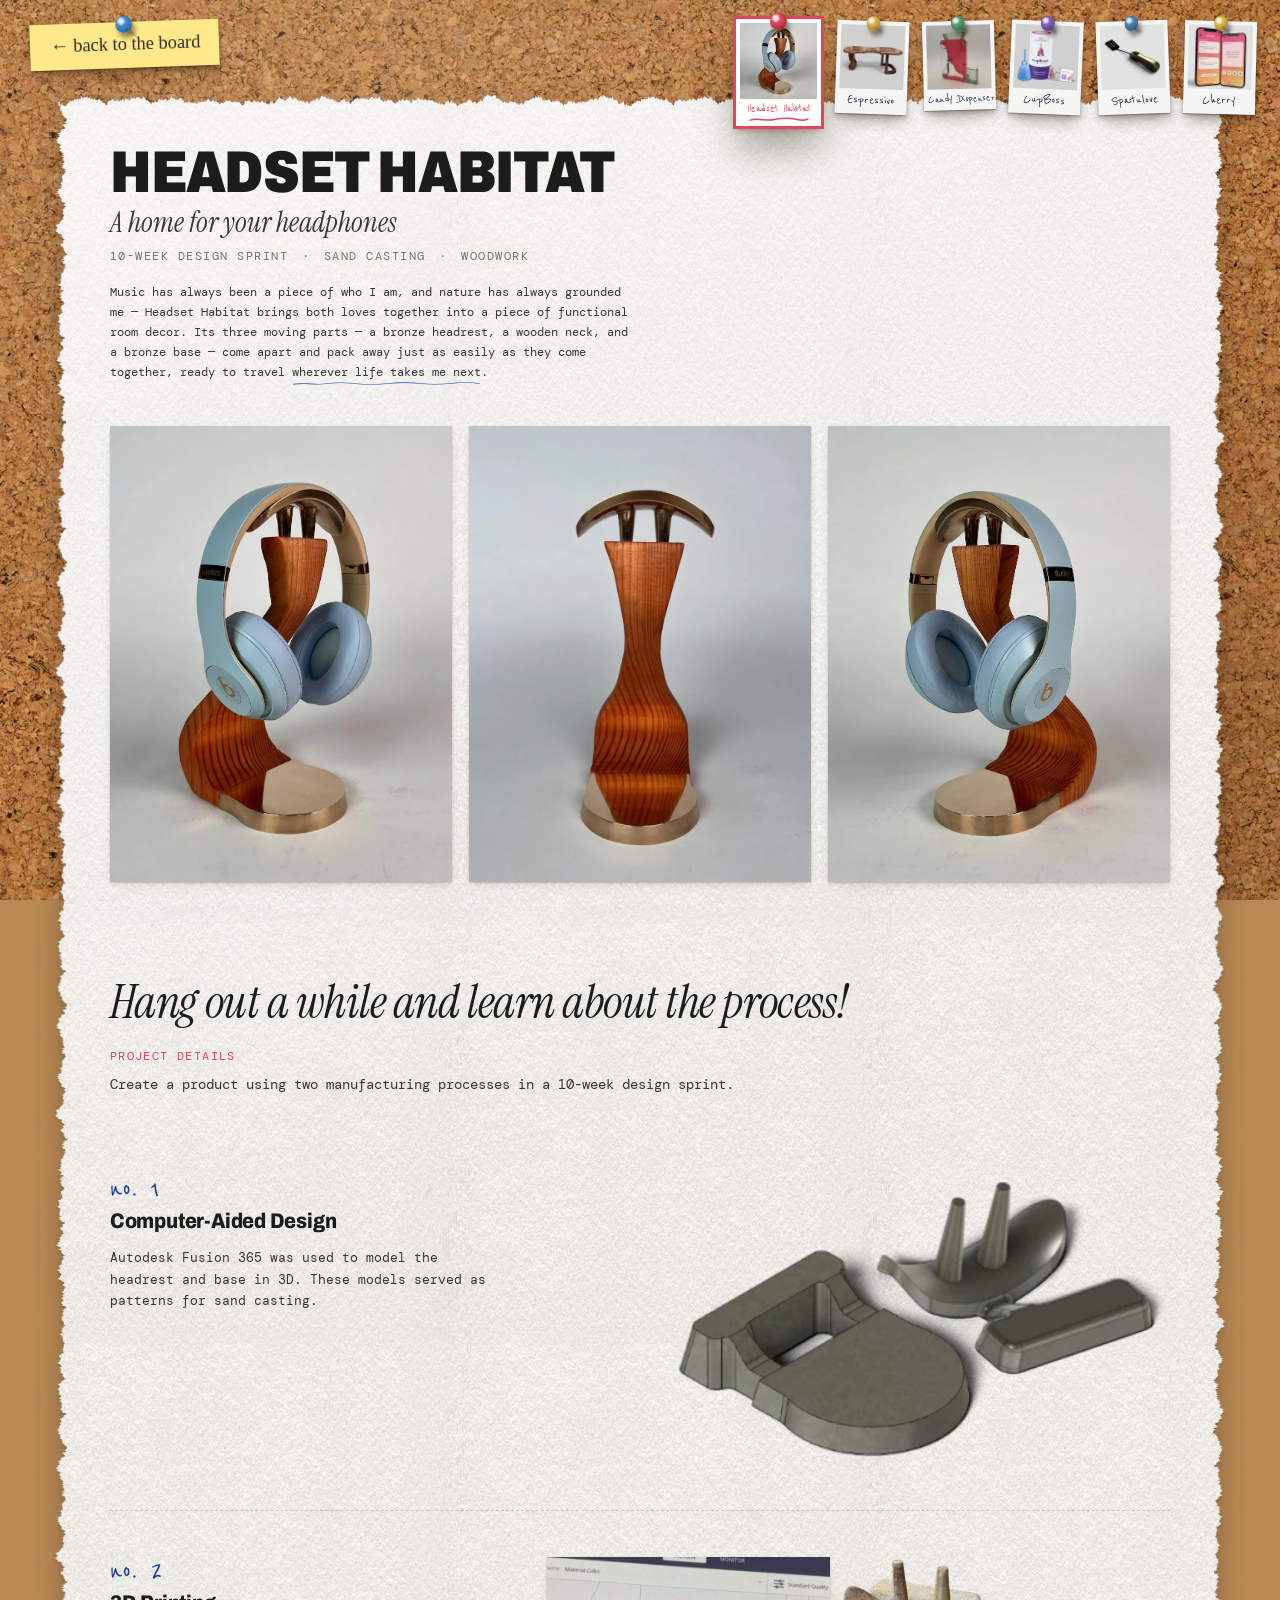
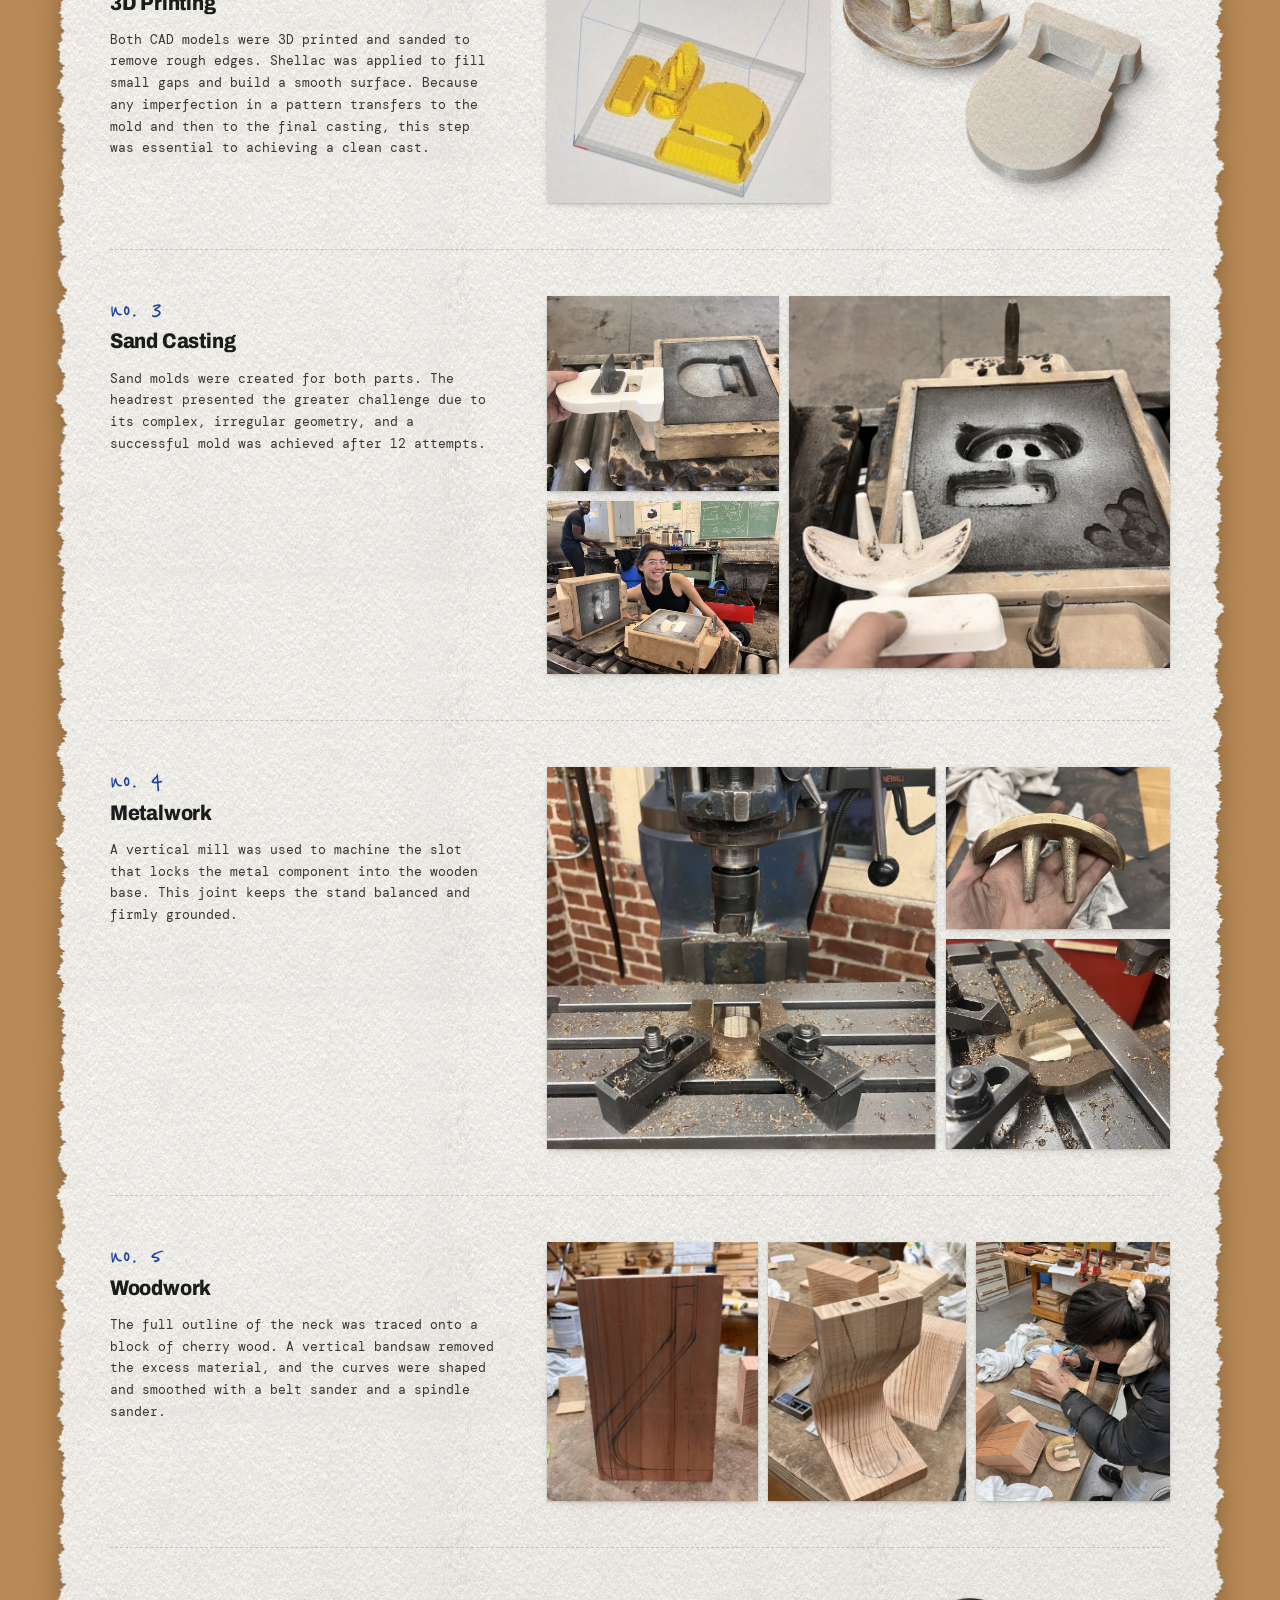
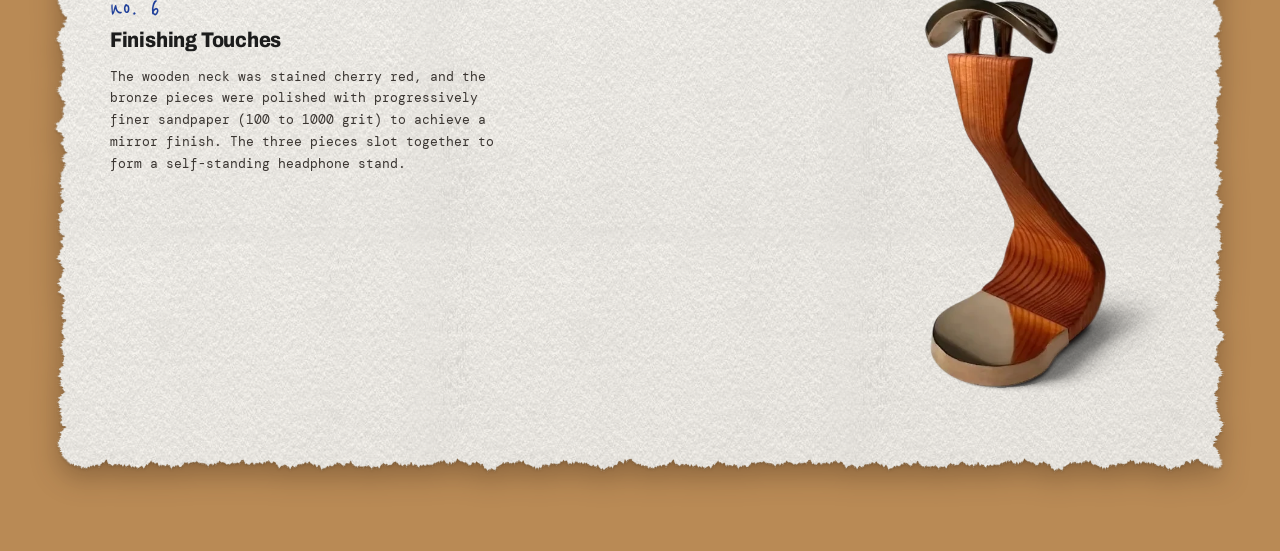
<file: projects/headset-habitat/index.html>
<!doctype html>
<html lang="en">
<head>
  <meta charset="utf-8">
  <meta name="viewport" content="width=device-width, initial-scale=1">
  <title>Headset Habitat · Symphony Koss</title>
  <meta name="description" content="Headset Habitat by Symphony Koss.">
  <link rel="icon" href="../../assets/favicon.svg" type="image/svg+xml">
  <link rel="preconnect" href="https://fonts.googleapis.com">
  <link rel="preconnect" href="https://fonts.gstatic.com" crossorigin>
  <link rel="stylesheet" href="https://fonts.googleapis.com/css2?family=Archivo:wdth,wght@62..125,400..900&family=DM+Mono:wght@400;500&family=Instrument+Serif:ital@0;1&family=Permanent+Marker&family=Reenie+Beanie&display=swap">
  <link rel="stylesheet" href="../../css/base.css">
  <link rel="stylesheet" href="../../css/sheet.css">
</head>
<body class="cork sheet-page">
  <nav class="minis" aria-label="Projects">
    <a class="back-tab" href="../../"><span class="pin pin--blue"></span>← back to the board</a>
    <a class="minis__item is-current" href="../headset-habitat/" aria-current="page" style="--r: -3deg;"><span class="pin pin--blue"></span><img src="../../assets/img/mini-headset-habitat.webp" width="260" height="260" alt=""><span class="minis__name minis__name--long">Headset Habitat</span></a>
    <a class="minis__item" href="../espressivo/" style="--r: 2deg;"><span class="pin pin--yellow"></span><img src="../../assets/img/mini-espressivo.webp" width="260" height="260" alt=""><span class="minis__name">Espressivo</span></a>
    <a class="minis__item" href="../candy-dispenser/" style="--r: -1.5deg;"><span class="pin pin--green"></span><img src="../../assets/img/mini-candy-dispenser.webp" width="260" height="260" alt=""><span class="minis__name minis__name--long">Candy Dispenser</span></a>
    <a class="minis__item" href="../cupboss/" style="--r: 2.5deg;"><span class="pin pin--purple"></span><img src="../../assets/img/mini-cupboss.webp" width="260" height="260" alt=""><span class="minis__name">CupBoss</span></a>
    <a class="minis__item" href="../spatulove/" style="--r: -2deg;"><span class="pin pin--blue"></span><img src="../../assets/img/mini-spatulove.webp" width="260" height="260" alt=""><span class="minis__name">Spatulove</span></a>
    <a class="minis__item" href="../cherry/" style="--r: 1.5deg;"><span class="pin pin--yellow"></span><img src="../../assets/img/mini-cherry.webp" width="260" height="260" alt=""><span class="minis__name">Cherry</span></a>
  </nav>

  <main class="sheet sheet--clean">

    <header class="clean__head">
      <h1 class="clean__title">Headset Habitat</h1>
      <p class="clean__tagline">A home for your headphones</p>
      <p class="clean__meta">10-week&nbsp;design&nbsp;sprint <span>·</span> Sand&nbsp;casting <span>·</span> Woodwork</p>
      <p class="clean__body">Music has always been a piece of who I am, and nature has always grounded me — Headset Habitat brings both loves together into a piece of functional room decor. Its three moving parts — a bronze headrest, a wooden neck, and a bronze base — come apart and pack away just as easily as they come together, ready to travel <span class="squiggled">wherever life takes me next<svg viewBox="0 0 200 12" preserveAspectRatio="none" aria-hidden="true"><path d="M2 7c12-6 22 4 34-1s20-4 32 0 22 3 34-1 22-4 34 0 22 3 34-1 20-2 28 1"/></svg></span>.</p>
    </header>

    <div class="clean__photos">
      <div class="m-row" style="width: 100.000cqw"><figure class="m-img" style="width: 32.267cqw; aspect-ratio: 0.75000"><button class="photo" type="button" aria-label="Enlarge photo"><img src="../../assets/img/headset-habitat-02.jpg" width="917" height="1375" alt="Headset Habitat, photo 2" style="object-position: 50.0% 50.0%" loading="lazy"></button></figure><figure class="m-img" style="width: 32.267cqw; aspect-ratio: 0.75000"><button class="photo" type="button" aria-label="Enlarge photo"><img src="../../assets/img/headset-habitat-03.jpg" width="822" height="1233" alt="Headset Habitat, photo 3" style="object-position: 50.0% 50.0%" loading="lazy"></button></figure><figure class="m-img" style="width: 32.267cqw; aspect-ratio: 0.75000"><button class="photo" type="button" aria-label="Enlarge photo"><img src="../../assets/img/headset-habitat-04.jpg" width="891" height="1337" alt="Headset Habitat, photo 4" style="object-position: 50.0% 50.0%" loading="lazy"></button></figure></div>
    </div>

    <div class="sheet__body">
      <h2 class="clean__part">Hang out a while and learn about the process!</h2>

      <p class="clean__brief"><span>Project details</span>Create a product using two manufacturing processes in a 10-week design sprint.</p>

      <section class="row">
        <div class="row__text">
          <h3>Computer-Aided Design</h3>
          <p>Autodesk Fusion 365 was used to model the headrest and base in 3D. These models served as patterns for sand casting.</p>
        </div>
        <div class="row__media">
          <figure class="m-img" style="width: 80.000cqw; aspect-ratio: 1.72614"><button class="photo is-fit" type="button" aria-label="Enlarge photo"><img src="../../assets/img/headset-habitat-23.webp" width="416" height="241" alt="Headset Habitat, photo 23" style="object-position: 50.0% 50.0%" loading="lazy"></button></figure>
        </div>
      </section>

      <section class="row">
        <div class="row__text">
          <h3>3D Printing</h3>
          <p>Both CAD models were 3D printed and sanded to remove rough edges. Shellac was applied to fill small gaps and build a smooth surface. Because any imperfection in a pattern transfers to the mold and then to the final casting, this step was essential to achieving a clean cast.</p>
        </div>
        <div class="row__media">
          <div class="m-row" style="width: 100.000cqw"><figure class="m-img" style="width: 45.384cqw; aspect-ratio: 1.15046"><button class="photo" type="button" aria-label="Enlarge photo"><img src="../../assets/img/headset-habitat-08.jpg" width="778" height="564" alt="Headset Habitat, photo 8" style="object-position: 50.0% 50.0%" loading="lazy"></button></figure><figure class="m-img" style="width: 53.016cqw; aspect-ratio: 1.34392"><button class="photo is-fit" type="button" aria-label="Enlarge photo"><img src="../../assets/img/headset-habitat-24.webp" width="508" height="378" alt="Headset Habitat, photo 24" style="object-position: 50.0% 50.0%" loading="lazy"></button></figure></div>
        </div>
      </section>

      <section class="row">
        <div class="row__text">
          <h3>Sand Casting</h3>
          <p>Sand molds were created for both parts. The headrest presented the greater challenge due to its complex, irregular geometry, and a successful mold was achieved after 12 attempts.</p>
        </div>
        <div class="row__media">
          <div class="m-row" style="width: 100.000cqw"><div class="m-col" style="width: 37.164cqw"><figure class="m-img" style="width: 37.164cqw; aspect-ratio: 1.18692"><button class="photo" type="button" aria-label="Enlarge photo"><img src="../../assets/img/headset-habitat-25.jpg" width="762" height="642" alt="Headset Habitat, photo 25" style="object-position: 50.0% 50.0%" loading="lazy"></button></figure><figure class="m-img" style="width: 37.164cqw; aspect-ratio: 1.39010"><button class="photo" type="button" aria-label="Enlarge photo"><img src="../../assets/img/headset-habitat-12.jpg" width="1800" height="1347" alt="Headset Habitat, photo 12" style="object-position: 50.0% 50.0%" loading="lazy"></button></figure></div><figure class="m-img" style="width: 61.236cqw; aspect-ratio: 1.02663"><button class="photo" type="button" aria-label="Enlarge photo"><img src="../../assets/img/headset-habitat-26.jpg" width="848" height="826" alt="Headset Habitat, photo 26" style="object-position: 50.0% 50.0%" loading="lazy"></button></figure></div>
        </div>
      </section>

      <section class="row">
        <div class="row__text">
          <h3>Metalwork</h3>
          <p>A vertical mill was used to machine the slot that locks the metal component into the wooden base. This joint keeps the stand balanced and firmly grounded.</p>
        </div>
        <div class="row__media">
          <div class="m-row" style="width: 100.000cqw"><figure class="m-img" style="width: 62.479cqw; aspect-ratio: 1.01923"><button class="photo" type="button" aria-label="Enlarge photo"><img src="../../assets/img/headset-habitat-28.jpg" width="848" height="832" alt="Headset Habitat, photo 28" style="object-position: 50.0% 50.0%" loading="lazy"></button></figure><div class="m-col" style="width: 35.921cqw"><figure class="m-img" style="width: 35.921cqw; aspect-ratio: 1.38406"><button class="photo" type="button" aria-label="Enlarge photo"><img src="../../assets/img/headset-habitat-27.jpg" width="764" height="552" alt="Headset Habitat, photo 27" style="object-position: 50.0% 50.0%" loading="lazy"></button></figure><figure class="m-img" style="width: 35.921cqw; aspect-ratio: 1.06443"><button class="photo" type="button" aria-label="Enlarge photo"><img src="../../assets/img/headset-habitat-29.jpg" width="760" height="714" alt="Headset Habitat, photo 29" style="object-position: 50.0% 50.0%" loading="lazy"></button></figure></div></div>
        </div>
      </section>

      <section class="row">
        <div class="row__text">
          <h3>Woodwork</h3>
          <p>The full outline of the neck was traced onto a block of cherry wood. A vertical bandsaw removed the excess material, and the curves were shaped and smoothed with a belt sander and a spindle sander.</p>
        </div>
        <div class="row__media">
          <div class="m-row" style="width: 100.000cqw"><figure class="m-img" style="width: 33.818cqw; aspect-ratio: 0.81448"><button class="photo" type="button" aria-label="Enlarge photo"><img src="../../assets/img/headset-habitat-17.jpg" width="895" height="1189" alt="Headset Habitat, photo 17" style="object-position: 50.0% 50.0%" loading="lazy"></button></figure><figure class="m-img" style="width: 31.761cqw; aspect-ratio: 0.76493"><button class="photo" type="button" aria-label="Enlarge photo"><img src="../../assets/img/headset-habitat-30.jpg" width="410" height="536" alt="Headset Habitat, photo 30" style="object-position: 50.0% 50.0%" loading="lazy"></button></figure><figure class="m-img" style="width: 31.221cqw; aspect-ratio: 0.75194"><button class="photo" type="button" aria-label="Enlarge photo"><img src="../../assets/img/headset-habitat-19.jpg" width="1068" height="1424" alt="Headset Habitat, photo 19" style="object-position: 50.0% 50.0%" loading="lazy"></button></figure></div>
        </div>
      </section>

      <section class="row">
        <div class="row__text">
          <h3>Finishing Touches</h3>
          <p>The wooden neck was stained cherry red, and the bronze pieces were polished with progressively finer sandpaper (100 to 1000 grit) to achieve a mirror finish. The three pieces slot together to form a self-standing headphone stand.</p>
        </div>
        <div class="row__media">
          <figure class="m-img" style="width: 40.000cqw; aspect-ratio: 0.61898"><button class="photo is-fit" type="button" aria-label="Enlarge photo"><img src="../../assets/img/headset-habitat-32.webp" width="411" height="664" alt="Headset Habitat, photo 32" style="object-position: 50.0% 50.0%" loading="lazy"></button></figure>
        </div>
      </section>
    </div>
  </main>

  <script src="../../js/scrapbook.js" defer></script>
  <script src="../../js/sheet.js" defer></script>
</body>
</html>
</file>
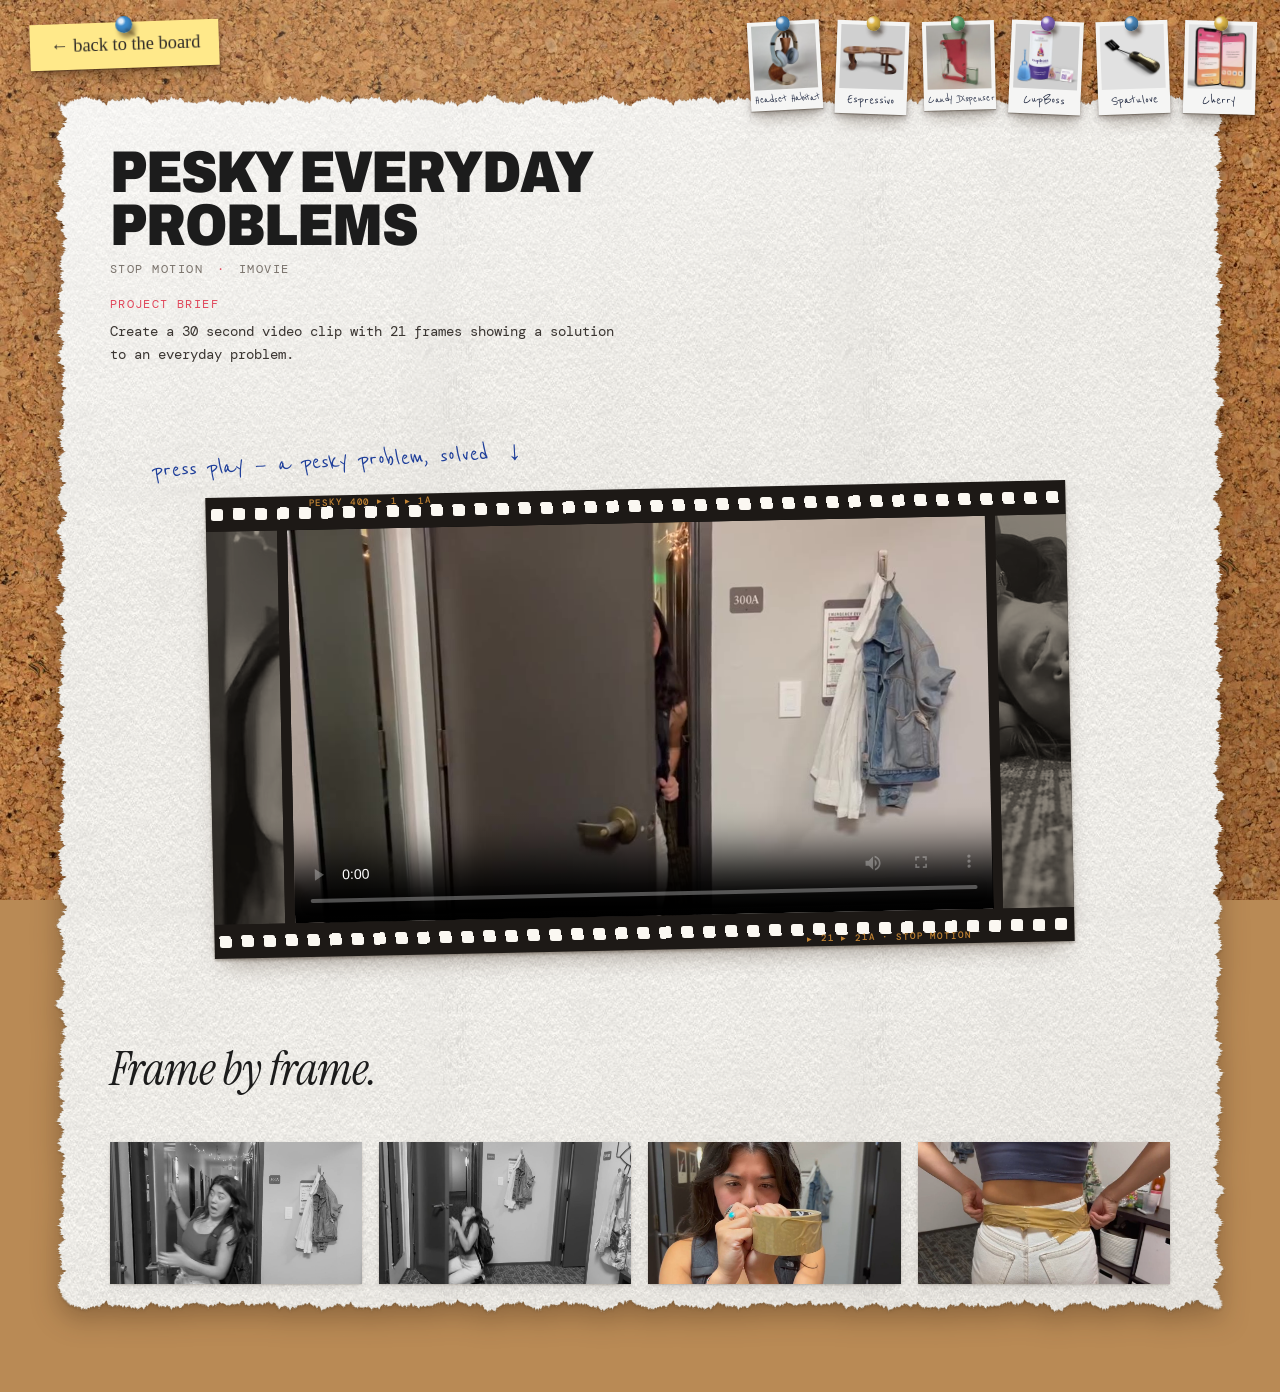
<file: projects/pesky-everyday-problems/index.html>
<!doctype html>
<html lang="en">
<head>
  <meta charset="utf-8">
  <meta name="viewport" content="width=device-width, initial-scale=1">
  <title>Pesky Everyday Problems · Symphony Koss</title>
  <meta name="description" content="Pesky Everyday Problems by Symphony Koss.">
  <link rel="icon" href="../../assets/favicon.svg" type="image/svg+xml">
  <link rel="preconnect" href="https://fonts.googleapis.com">
  <link rel="preconnect" href="https://fonts.gstatic.com" crossorigin>
  <link rel="stylesheet" href="https://fonts.googleapis.com/css2?family=Archivo:wdth,wght@62..125,400..900&family=DM+Mono:wght@400;500&family=Instrument+Serif:ital@0;1&family=Permanent+Marker&family=Reenie+Beanie&display=swap">
  <link rel="stylesheet" href="../../css/base.css">
  <link rel="stylesheet" href="../../css/sheet.css">
</head>
<body class="cork sheet-page">
  <nav class="minis" aria-label="Projects">
    <a class="back-tab" href="../../"><span class="pin pin--blue"></span>← back to the board</a>
    <a class="minis__item" href="../headset-habitat/" style="--r: -3deg;"><span class="pin pin--blue"></span><img src="../../assets/img/mini-headset-habitat.webp" width="260" height="260" alt=""><span class="minis__name minis__name--long">Headset Habitat</span></a>
    <a class="minis__item" href="../espressivo/" style="--r: 2deg;"><span class="pin pin--yellow"></span><img src="../../assets/img/mini-espressivo.webp" width="260" height="260" alt=""><span class="minis__name">Espressivo</span></a>
    <a class="minis__item" href="../candy-dispenser/" style="--r: -1.5deg;"><span class="pin pin--green"></span><img src="../../assets/img/mini-candy-dispenser.webp" width="260" height="260" alt=""><span class="minis__name minis__name--long">Candy Dispenser</span></a>
    <a class="minis__item" href="../cupboss/" style="--r: 2.5deg;"><span class="pin pin--purple"></span><img src="../../assets/img/mini-cupboss.webp" width="260" height="260" alt=""><span class="minis__name">CupBoss</span></a>
    <a class="minis__item" href="../spatulove/" style="--r: -2deg;"><span class="pin pin--blue"></span><img src="../../assets/img/mini-spatulove.webp" width="260" height="260" alt=""><span class="minis__name">Spatulove</span></a>
    <a class="minis__item" href="../cherry/" style="--r: 1.5deg;"><span class="pin pin--yellow"></span><img src="../../assets/img/mini-cherry.webp" width="260" height="260" alt=""><span class="minis__name">Cherry</span></a>
  </nav>

  <main class="sheet sheet--clean">

    <header class="clean__head">
      <h1 class="clean__title">Pesky Everyday Problems</h1>
      <p class="clean__meta">Stop&nbsp;motion <span>·</span> iMovie</p>
      <p class="clean__brief"><span>Project Brief</span>Create a 30 second video clip with 21 frames showing a solution to an everyday problem.</p>
    </header>

    <section class="clean__demo clean__demo--wide" aria-label="Video">
      <p class="clean__note">press play — a pesky problem, solved <span aria-hidden="true">→</span></p>
      <div class="film film--wide">
        <span class="film__edge film__edge--l" aria-hidden="true">PESKY 400 ▸ 1 ▸ 1A</span>
        <span class="film__edge film__edge--r" aria-hidden="true">▸ 21 ▸ 21A · STOP MOTION</span>
        <span class="film__still"><img src="../../assets/img/pesky-still-1.jpg" alt="" loading="lazy"></span>
        <video controls playsinline preload="metadata" poster="../../assets/img/pesky-poster.jpg"><source src="../../assets/video/pesky.mp4" type="video/mp4"></video>
        <span class="film__still"><img src="../../assets/img/pesky-still-2.jpg" alt="" loading="lazy"></span>
      </div>
    </section>

    <div class="sheet__body">
      <h2 class="clean__part">Frame by frame.</h2>

      <div class="clean__photos">
        <div class="m-row" style="width: 100.000cqw"><figure class="m-img" style="width: 23.800cqw; aspect-ratio: 1.77620"><button class="photo" type="button" aria-label="Enlarge photo"><img src="../../assets/img/pesky-everyday-problems-01.jpg" width="1000" height="563" alt="Pesky Everyday Problems, photo 1" style="object-position: 50.0% 50.0%" loading="lazy"></button></figure><figure class="m-img" style="width: 23.800cqw; aspect-ratio: 1.77620"><button class="photo" type="button" aria-label="Enlarge photo"><img src="../../assets/img/pesky-everyday-problems-02.jpg" width="1000" height="563" alt="Pesky Everyday Problems, photo 2" style="object-position: 50.0% 50.0%" loading="lazy"></button></figure><figure class="m-img" style="width: 23.800cqw; aspect-ratio: 1.77620"><button class="photo" type="button" aria-label="Enlarge photo"><img src="../../assets/img/pesky-everyday-problems-03.jpg" width="1000" height="563" alt="Pesky Everyday Problems, photo 3" style="object-position: 50.0% 50.0%" loading="lazy"></button></figure><figure class="m-img" style="width: 23.800cqw; aspect-ratio: 1.77620"><button class="photo" type="button" aria-label="Enlarge photo"><img src="../../assets/img/pesky-everyday-problems-04.jpg" width="1000" height="563" alt="Pesky Everyday Problems, photo 4" style="object-position: 50.0% 50.0%" loading="lazy"></button></figure></div>
      </div>
    </div>
  </main>

  <script src="../../js/scrapbook.js" defer></script>
  <script src="../../js/sheet.js" defer></script>
</body>
</html>
</file>
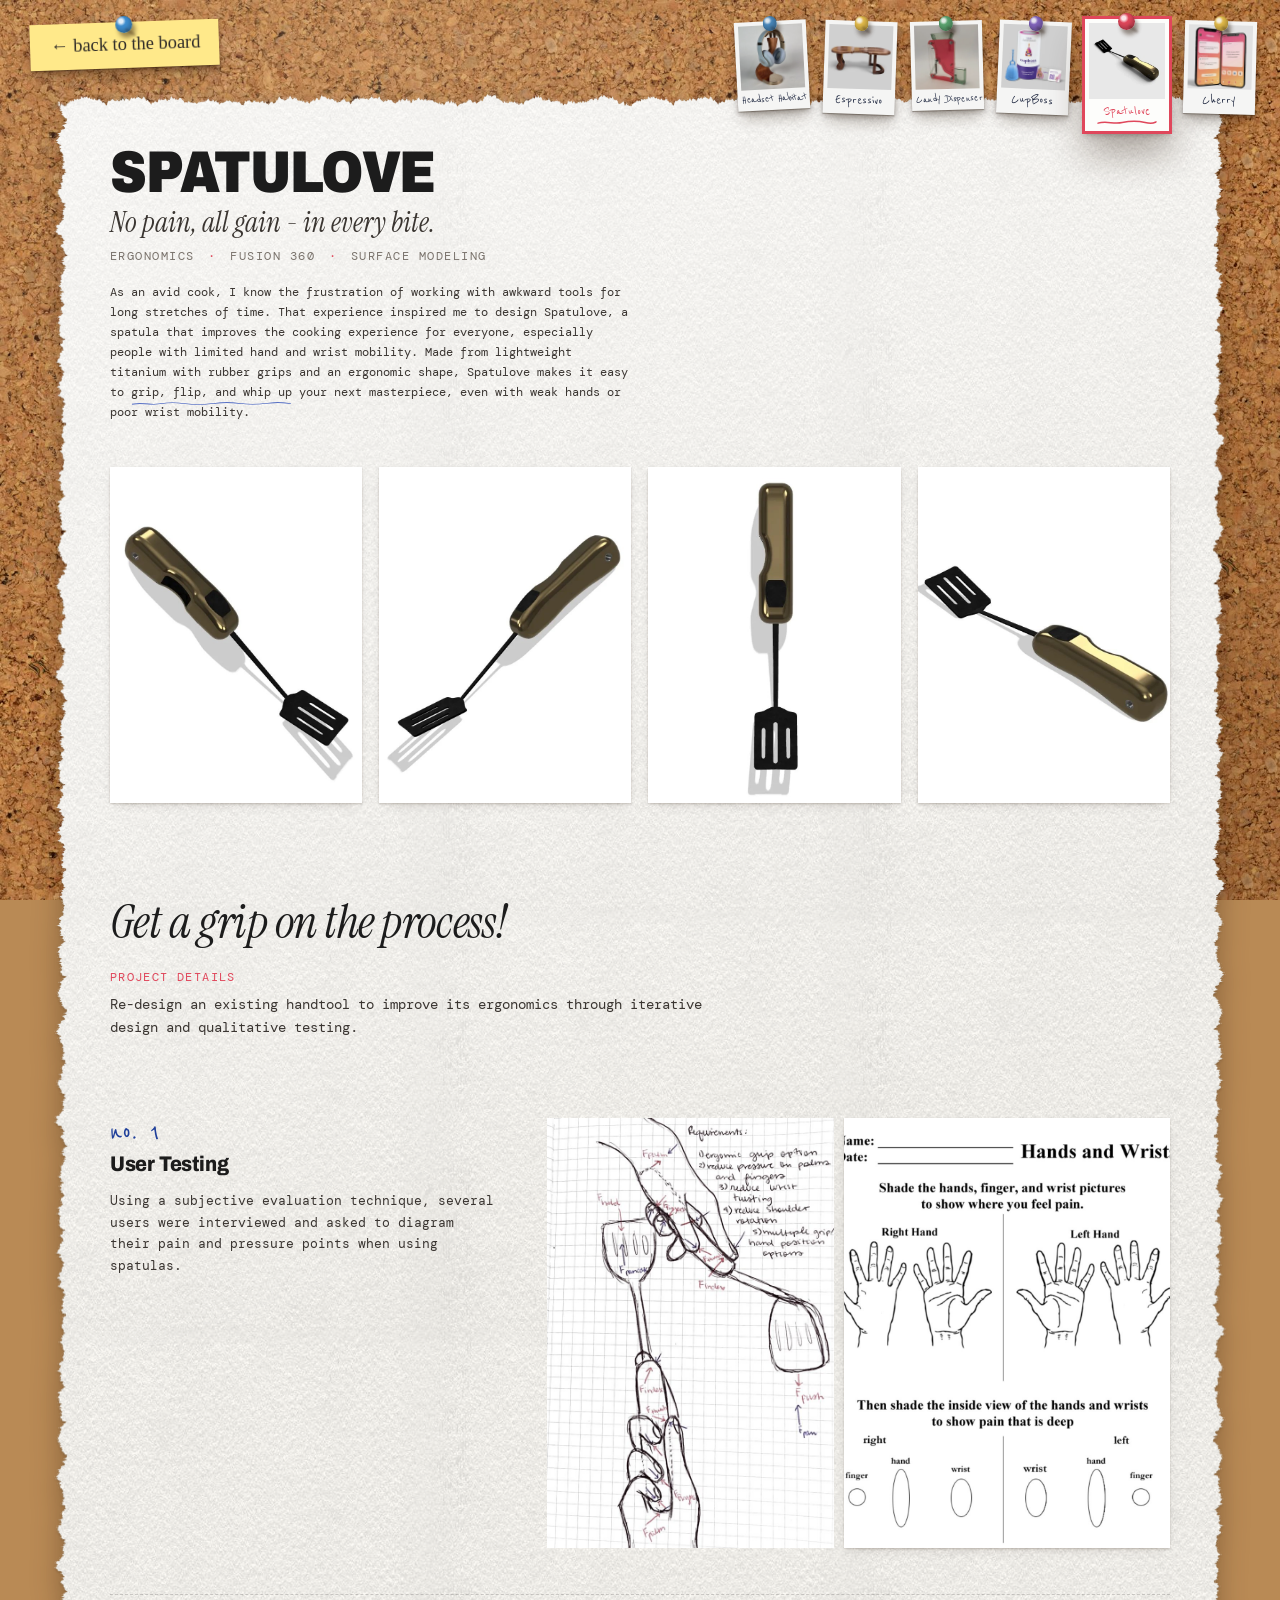
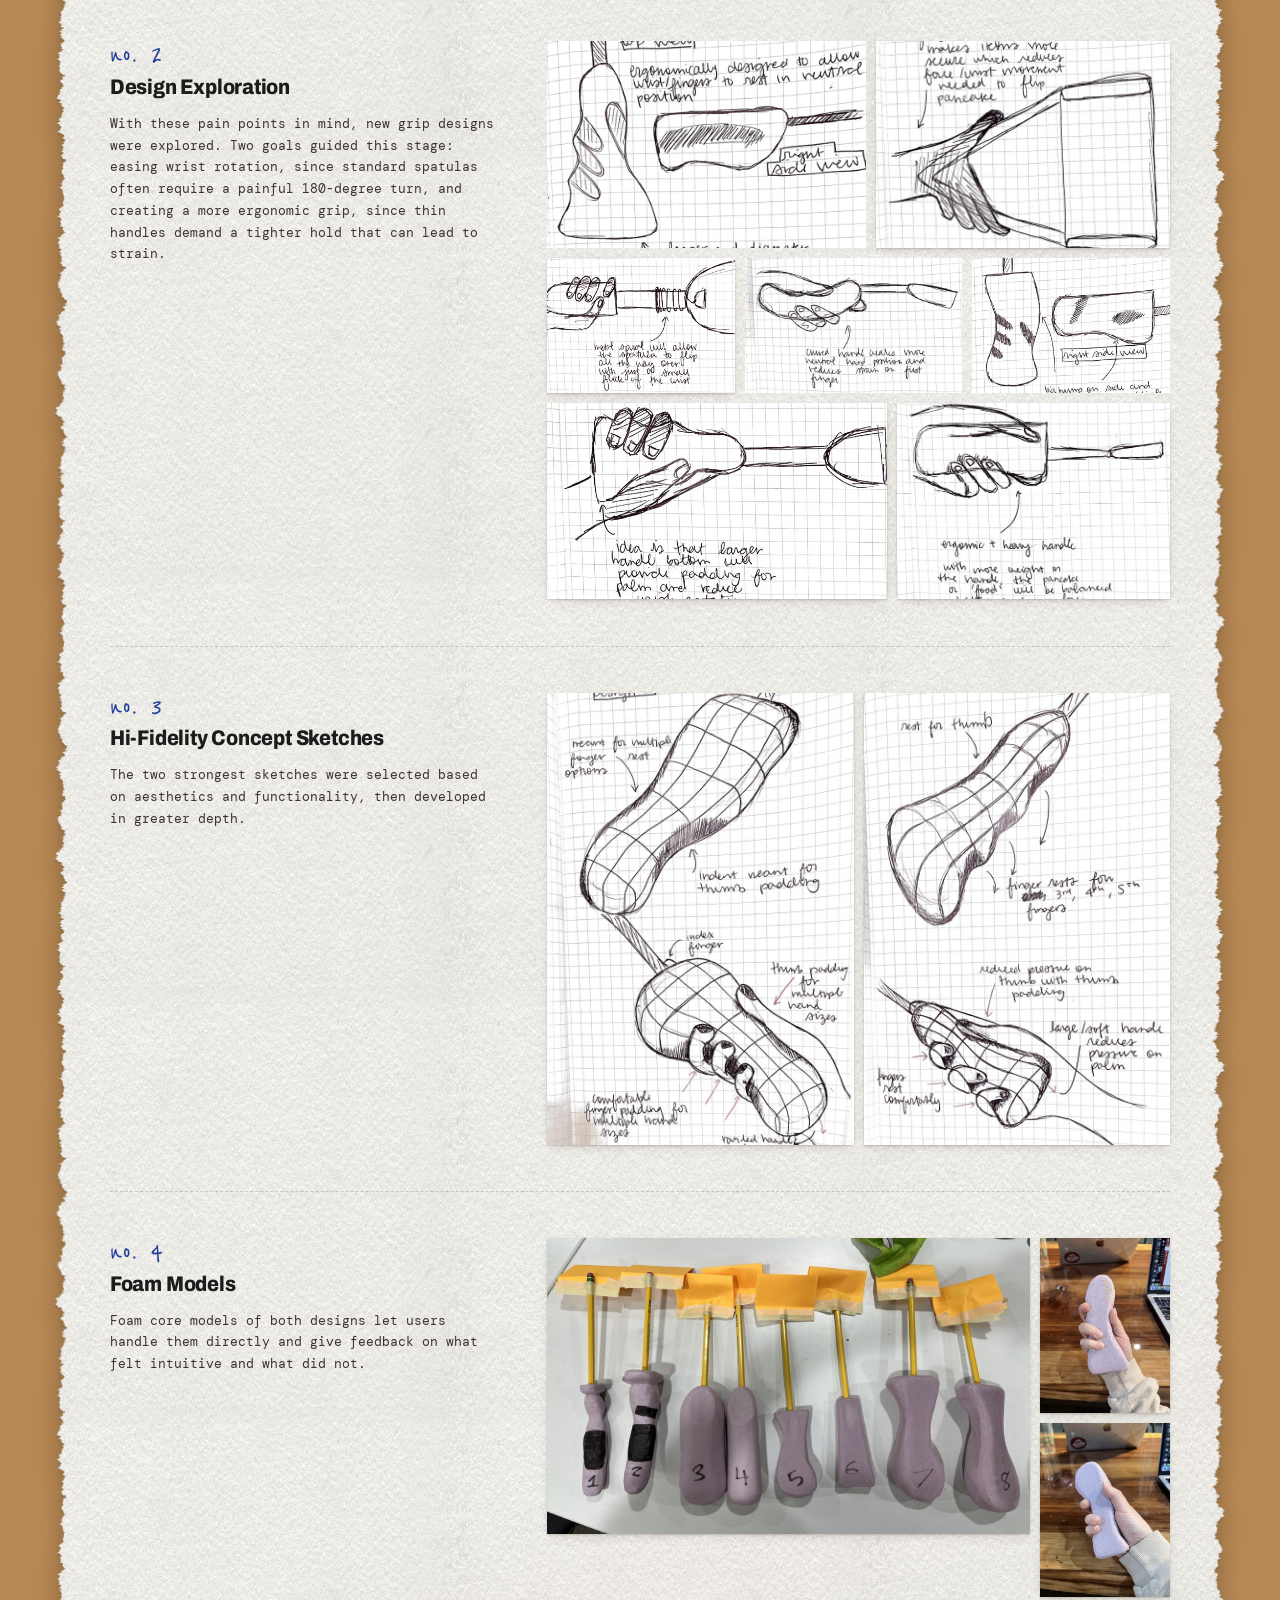
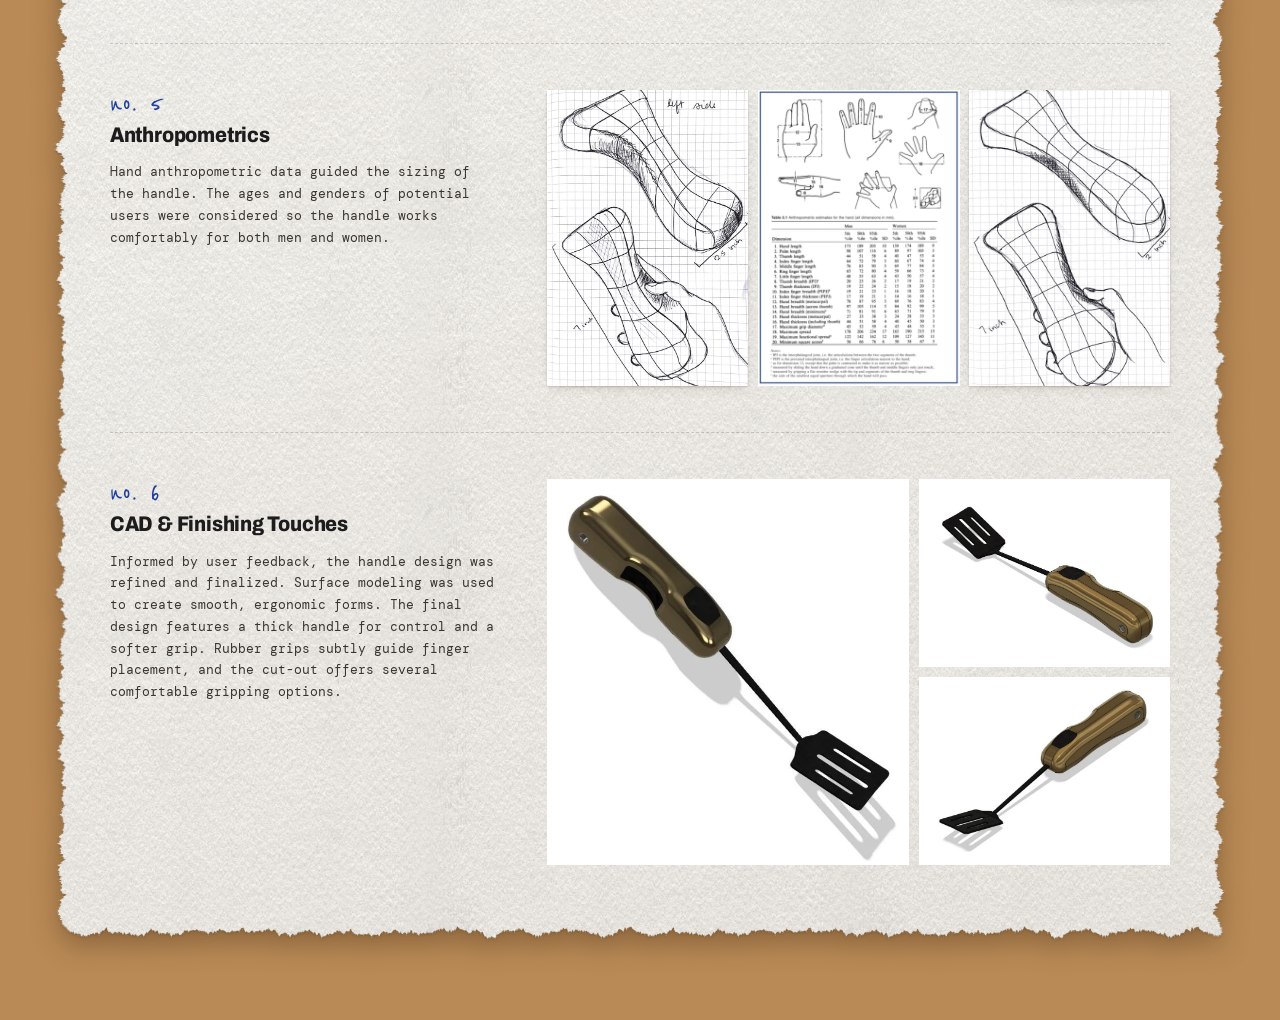
<file: projects/spatulove/index.html>
<!doctype html>
<html lang="en">
<head>
  <meta charset="utf-8">
  <meta name="viewport" content="width=device-width, initial-scale=1">
  <title>Spatulove · Symphony Koss</title>
  <meta name="description" content="Spatulove by Symphony Koss.">
  <link rel="icon" href="../../assets/favicon.svg" type="image/svg+xml">
  <link rel="preconnect" href="https://fonts.googleapis.com">
  <link rel="preconnect" href="https://fonts.gstatic.com" crossorigin>
  <link rel="stylesheet" href="https://fonts.googleapis.com/css2?family=Archivo:wdth,wght@62..125,400..900&family=DM+Mono:wght@400;500&family=Instrument+Serif:ital@0;1&family=Permanent+Marker&family=Reenie+Beanie&display=swap">
  <link rel="stylesheet" href="../../css/base.css">
  <link rel="stylesheet" href="../../css/sheet.css">
</head>
<body class="cork sheet-page">
  <nav class="minis" aria-label="Projects">
    <a class="back-tab" href="../../"><span class="pin pin--blue"></span>← back to the board</a>
    <a class="minis__item" href="../headset-habitat/" style="--r: -3deg;"><span class="pin pin--blue"></span><img src="../../assets/img/mini-headset-habitat.webp" width="260" height="260" alt=""><span class="minis__name minis__name--long">Headset Habitat</span></a>
    <a class="minis__item" href="../espressivo/" style="--r: 2deg;"><span class="pin pin--yellow"></span><img src="../../assets/img/mini-espressivo.webp" width="260" height="260" alt=""><span class="minis__name">Espressivo</span></a>
    <a class="minis__item" href="../candy-dispenser/" style="--r: -1.5deg;"><span class="pin pin--green"></span><img src="../../assets/img/mini-candy-dispenser.webp" width="260" height="260" alt=""><span class="minis__name minis__name--long">Candy Dispenser</span></a>
    <a class="minis__item" href="../cupboss/" style="--r: 2.5deg;"><span class="pin pin--purple"></span><img src="../../assets/img/mini-cupboss.webp" width="260" height="260" alt=""><span class="minis__name">CupBoss</span></a>
    <a class="minis__item is-current" href="../spatulove/" aria-current="page" style="--r: -2deg;"><span class="pin pin--blue"></span><img src="../../assets/img/mini-spatulove.webp" width="260" height="260" alt=""><span class="minis__name">Spatulove</span></a>
    <a class="minis__item" href="../cherry/" style="--r: 1.5deg;"><span class="pin pin--yellow"></span><img src="../../assets/img/mini-cherry.webp" width="260" height="260" alt=""><span class="minis__name">Cherry</span></a>
  </nav>

  <main class="sheet sheet--clean">

    <header class="clean__head">
      <h1 class="clean__title">Spatulove</h1>
      <p class="clean__tagline">No pain, all gain - in every bite.</p>
      <p class="clean__meta">Ergonomics <span>·</span> Fusion&nbsp;360 <span>·</span> Surface&nbsp;modeling</p>
      <p class="clean__body">As an avid cook, I know the frustration of working with awkward tools for long stretches of time. That experience inspired me to design Spatulove, a spatula that improves the cooking experience for everyone, especially people with limited hand and wrist mobility. Made from lightweight titanium with rubber grips and an ergonomic shape, Spatulove makes it easy to <span class="squiggled">grip, flip, and whip up<svg viewBox="0 0 200 12" preserveAspectRatio="none" aria-hidden="true"><path d="M2 7c12-6 22 4 34-1s20-4 32 0 22 3 34-1 22-4 34 0 22 3 34-1 20-2 28 1"/></svg></span> your next masterpiece, even with weak hands or poor wrist mobility.</p>
    </header>

    <div class="clean__photos">
      <div class="m-row" style="width: 100.000cqw"><figure class="m-img" style="width: 23.800cqw; aspect-ratio: 0.75000"><button class="photo" type="button" aria-label="Enlarge photo"><img src="../../assets/img/spatulove-02.jpg" width="709" height="946" alt="Spatulove, photo 2" style="object-position: 50.0% 50.0%" loading="lazy"></button></figure><figure class="m-img" style="width: 23.800cqw; aspect-ratio: 0.75000"><button class="photo" type="button" aria-label="Enlarge photo"><img src="../../assets/img/spatulove-03.jpg" width="709" height="946" alt="Spatulove, photo 3" style="object-position: 50.0% 50.0%" loading="lazy"></button></figure><figure class="m-img" style="width: 23.800cqw; aspect-ratio: 0.75000"><button class="photo" type="button" aria-label="Enlarge photo"><img src="../../assets/img/spatulove-04.jpg" width="709" height="946" alt="Spatulove, photo 4" style="object-position: 50.0% 50.0%" loading="lazy"></button></figure><figure class="m-img" style="width: 23.800cqw; aspect-ratio: 0.75000"><button class="photo" type="button" aria-label="Enlarge photo"><img src="../../assets/img/spatulove-05.jpg" width="709" height="946" alt="Spatulove, photo 5" style="object-position: 50.0% 50.0%" loading="lazy"></button></figure></div>
    </div>

    <div class="sheet__body">
      <h2 class="clean__part">Get a grip on the process!</h2>

      <p class="clean__brief"><span>Project details</span>Re-design an existing handtool to improve its ergonomics through iterative design and qualitative testing.</p>

      <section class="row">
        <div class="row__text">
          <h3>User Testing</h3>
          <p>Using a subjective evaluation technique, several users were interviewed and asked to diagram their pain and pressure points when using spatulas.</p>
        </div>
        <div class="row__media">
          <div class="m-row" style="width: 100.000cqw"><figure class="m-img" style="width: 46.039cqw; aspect-ratio: 0.66736"><button class="photo is-fit" type="button" aria-label="Enlarge photo"><img src="../../assets/img/spatulove-06.jpg" width="646" height="968" alt="Spatulove, photo 6" style="object-position: 81.2% 48.0%" loading="lazy"></button></figure><figure class="m-img" style="width: 52.361cqw; aspect-ratio: 0.75898"><button class="photo" type="button" aria-label="Enlarge photo"><img src="../../assets/img/spatulove-07.jpg" width="1084" height="1194" alt="Spatulove, photo 7" style="object-position: 50.0% 50.0%" loading="lazy"></button></figure></div>
        </div>
      </section>

      <section class="row">
        <div class="row__text">
          <h3>Design Exploration</h3>
          <p>With these pain points in mind, new grip designs were explored. Two goals guided this stage: easing wrist rotation, since standard spatulas often require a painful 180-degree turn, and creating a more ergonomic grip, since thin handles demand a tighter hold that can lead to strain.</p>
        </div>
        <div class="row__media">
          <div class="m-col" style="width: 100.000cqw"><div class="m-row" style="width: 100.000cqw"><figure class="m-img" style="width: 51.203cqw; aspect-ratio: 1.54251"><button class="photo is-fit" type="button" aria-label="Enlarge photo"><img src="../../assets/img/spatulove-08.jpg" width="762" height="494" alt="Spatulove, photo 8" style="object-position: 50.0% 50.0%" loading="lazy"></button></figure><figure class="m-img" style="width: 47.197cqw; aspect-ratio: 1.42180"><button class="photo" type="button" aria-label="Enlarge photo"><img src="../../assets/img/spatulove-12.jpg" width="592" height="470" alt="Spatulove, photo 12" style="object-position: 50.0% 50.0%" loading="lazy"></button></figure></div><div class="m-row" style="width: 100.000cqw"><figure class="m-img" style="width: 30.114cqw; aspect-ratio: 1.39107"><button class="photo" type="button" aria-label="Enlarge photo"><img src="../../assets/img/spatulove-14.jpg" width="800" height="492" alt="Spatulove, photo 14" style="object-position: 53.0% 0.0%" loading="lazy"></button></figure><figure class="m-img" style="width: 34.883cqw; aspect-ratio: 1.61140"><button class="photo is-fit" type="button" aria-label="Enlarge photo"><img src="../../assets/img/spatulove-09.jpg" width="622" height="386" alt="Spatulove, photo 9" style="object-position: 50.0% 50.0%" loading="lazy"></button></figure><figure class="m-img" style="width: 31.803cqw; aspect-ratio: 1.46914"><button class="photo is-fit" type="button" aria-label="Enlarge photo"><img src="../../assets/img/spatulove-13.jpg" width="714" height="486" alt="Spatulove, photo 13" style="object-position: 50.0% 50.0%" loading="lazy"></button></figure></div><div class="m-row" style="width: 100.000cqw"><figure class="m-img" style="width: 54.491cqw; aspect-ratio: 1.72630"><button class="photo" type="button" aria-label="Enlarge photo"><img src="../../assets/img/spatulove-11.jpg" width="648" height="416" alt="Spatulove, photo 11" style="object-position: 49.5% 31.2%" loading="lazy"></button></figure><figure class="m-img" style="width: 43.909cqw; aspect-ratio: 1.39107"><button class="photo" type="button" aria-label="Enlarge photo"><img src="../../assets/img/spatulove-10.jpg" width="606" height="520" alt="Spatulove, photo 10" style="object-position: 33.5% 28.8%" loading="lazy"></button></figure></div></div>
        </div>
      </section>

      <section class="row">
        <div class="row__text">
          <h3>Hi-Fidelity Concept Sketches</h3>
          <p>The two strongest sketches were selected based on aesthetics and functionality, then developed in greater depth.</p>
        </div>
        <div class="row__media">
          <div class="m-row" style="width: 100.000cqw"><figure class="m-img" style="width: 49.197cqw; aspect-ratio: 0.67774"><button class="photo" type="button" aria-label="Enlarge photo"><img src="../../assets/img/spatulove-15.jpg" width="642" height="984" alt="Spatulove, photo 15" style="object-position: 50.0% 50.0%" loading="lazy"></button></figure><figure class="m-img" style="width: 49.203cqw; aspect-ratio: 0.67781"><button class="photo" type="button" aria-label="Enlarge photo"><img src="../../assets/img/spatulove-16.jpg" width="636" height="958" alt="Spatulove, photo 16" style="object-position: 50.0% 50.0%" loading="lazy"></button></figure></div>
        </div>
      </section>

      <section class="row">
        <div class="row__text">
          <h3>Foam Models</h3>
          <p>Foam core models of both designs let users handle them directly and give feedback on what felt intuitive and what did not.</p>
        </div>
        <div class="row__media">
          <div class="m-row" style="width: 100.000cqw"><figure class="m-img" style="width: 77.516cqw; aspect-ratio: 1.63169"><button class="photo" type="button" aria-label="Enlarge photo"><img src="../../assets/img/spatulove-17.jpg" width="1358" height="806" alt="Spatulove, photo 17" style="object-position: 50.0% 50.0%" loading="lazy"></button></figure><div class="m-col" style="width: 20.884cqw"><figure class="m-img" style="width: 20.884cqw; aspect-ratio: 0.90984"><button class="photo" type="button" aria-label="Enlarge photo"><img src="../../assets/img/spatulove-18.jpg" width="782" height="1052" alt="Spatulove, photo 18" style="object-position: 50.0% 50.0%" loading="lazy"></button></figure><figure class="m-img" style="width: 20.884cqw; aspect-ratio: 0.90984"><button class="photo" type="button" aria-label="Enlarge photo"><img src="../../assets/img/spatulove-19.jpg" width="806" height="1076" alt="Spatulove, photo 19" style="object-position: 50.0% 50.0%" loading="lazy"></button></figure></div></div>
        </div>
      </section>

      <section class="row">
        <div class="row__text">
          <h3>Anthropometrics</h3>
          <p>Hand anthropometric data guided the sizing of the handle. The ages and genders of potential users were considered so the handle works comfortably for both men and women.</p>
        </div>
        <div class="row__media">
          <div class="m-row" style="width: 100.000cqw"><figure class="m-img" style="width: 32.205cqw; aspect-ratio: 0.67774"><button class="photo" type="button" aria-label="Enlarge photo"><img src="../../assets/img/spatulove-20.jpg" width="654" height="1046" alt="Spatulove, photo 20" style="object-position: 50.0% 50.0%" loading="lazy"></button></figure><figure class="m-img" style="width: 32.386cqw; aspect-ratio: 0.68153"><button class="photo is-fit" type="button" aria-label="Enlarge photo"><img src="../../assets/img/spatulove-21.jpg" width="856" height="1256" alt="Spatulove, photo 21" style="object-position: 50.0% 50.0%" loading="lazy"></button></figure><figure class="m-img" style="width: 32.209cqw; aspect-ratio: 0.67781"><button class="photo" type="button" aria-label="Enlarge photo"><img src="../../assets/img/spatulove-22.jpg" width="528" height="870" alt="Spatulove, photo 22" style="object-position: 50.0% 50.0%" loading="lazy"></button></figure></div>
        </div>
      </section>

      <section class="row">
        <div class="row__text">
          <h3>CAD &amp; Finishing Touches</h3>
          <p>Informed by user feedback, the handle design was refined and finalized. Surface modeling was used to create smooth, ergonomic forms. The final design features a thick handle for control and a softer grip. Rubber grips subtly guide finger placement, and the cut-out offers several comfortable gripping options.</p>
        </div>
        <div class="row__media">
          <div class="m-row" style="width: 100.000cqw"><figure class="m-img" style="width: 58.134cqw; aspect-ratio: 0.93783"><button class="photo is-fit" type="button" aria-label="Enlarge photo"><img src="../../assets/img/spatulove-23.jpg" width="709" height="756" alt="Spatulove, photo 23" style="object-position: 50.0% 50.0%" loading="lazy"></button></figure><div class="m-col" style="width: 40.266cqw"><figure class="m-img" style="width: 40.266cqw; aspect-ratio: 1.33387"><button class="photo is-fit" type="button" aria-label="Enlarge photo"><img src="../../assets/img/spatulove-24.jpg" width="831" height="623" alt="Spatulove, photo 24" style="object-position: 50.0% 50.0%" loading="lazy"></button></figure><figure class="m-img" style="width: 40.266cqw; aspect-ratio: 1.33333"><button class="photo is-fit" type="button" aria-label="Enlarge photo"><img src="../../assets/img/spatulove-25.jpg" width="848" height="636" alt="Spatulove, photo 25" style="object-position: 50.0% 50.0%" loading="lazy"></button></figure></div></div>
        </div>
      </section>
    </div>
  </main>

  <script src="../../js/scrapbook.js" defer></script>
  <script src="../../js/sheet.js" defer></script>
</body>
</html>
</file>
<file: css/base.css>
/* Shared styles: fonts, colors, and the little "stationery" pieces
   (pushpins, washi tape, polaroids, sticky notes) used on every page. */

:root {
  --ink: #2d2a32;
  --ink-soft: #5b5561;
  --paper: #fffdf6;
  --sticky-yellow: #ffe98a;
  --sticky-pink: #ffc1d4;
  --sticky-blue: #bfe3f2;
  --cherry: #e0475b;
  --shadow: 0 1px 1px rgba(40, 22, 8, .35), 0 3px 5px rgba(40, 22, 8, .22), 1px 10px 16px -4px rgba(40, 22, 8, .35);
  --shadow-lifted: 0 4px 6px rgba(40, 22, 8, .3), 0 22px 38px rgba(40, 22, 8, .38);
  --hand: "Caveat", "Segoe Print", "Bradley Hand", cursive;
  --marker: "Permanent Marker", "Marker Felt", cursive;
  --type: "Special Elite", "Courier New", monospace;
  --body: "Nunito", system-ui, -apple-system, "Segoe UI", sans-serif;
  /* corkboard type: heavy grotesk + editorial serif + mono + ballpoint */
  --grotesk: "Archivo", "Helvetica Neue", Arial, sans-serif;
  --serif: "Instrument Serif", Georgia, serif;
  --mono: "DM Mono", ui-monospace, Menlo, monospace;
  --pen: "Reenie Beanie", "Bradley Hand", cursive;
}

*,
*::before,
*::after { box-sizing: border-box; }

html { -webkit-text-size-adjust: 100%; }

body {
  margin: 0;
  color: var(--ink);
  font-family: var(--body);
  line-height: 1.6;
}

img, video { display: block; max-width: 100%; }

a { color: inherit; }

:focus-visible {
  outline: 3px dashed var(--cherry);
  outline-offset: 6px;
}

.visually-hidden {
  position: absolute !important;
  width: 1px; height: 1px;
  overflow: hidden;
  clip: rect(0 0 0 0);
  white-space: nowrap;
}

.cork {
  background:
    radial-gradient(ellipse at 30% 10%, rgba(255, 236, 205, .18), transparent 60%),
    radial-gradient(ellipse at 80% 95%, rgba(60, 32, 10, .25), transparent 55%),
    #b98a55 url("../assets/textures/cork.jpg") 0 0 / 720px 720px repeat;
  background-attachment: fixed;
}

/* ---------- pushpin ---------- */
.pin {
  --pin: #e0475b;
  position: absolute;
  z-index: 3;
  width: 1.35em;
  height: 1.35em;
  border-radius: 50%;
  background:
    radial-gradient(circle at 34% 30%, rgba(255, 255, 255, .85) 0 12%, transparent 30%),
    radial-gradient(circle at 50% 50%, var(--pin) 0 58%, color-mix(in srgb, var(--pin) 70%, black) 100%);
  box-shadow:
    inset -2px -3px 4px rgba(0, 0, 0, .25),
    3px 5px 4px rgba(40, 20, 5, .45);
  pointer-events: none;
}
.pin::after {
  /* the metal needle's shadow on the board */
  content: "";
  position: absolute;
  left: 60%; top: 70%;
  width: .9em; height: .16em;
  background: rgba(40, 20, 5, .35);
  border-radius: 2px;
  transform: rotate(35deg);
  transform-origin: left center;
  filter: blur(1px);
  z-index: -1;
}
.pin--top { top: -.45em; left: 50%; margin-left: -.675em; }
.pin--blue { --pin: #3e8ed0; }
.pin--yellow { --pin: #f4c02f; }
.pin--green { --pin: #4fae6a; }
.pin--purple { --pin: #8b64d6; }

/* ---------- washi tape ---------- */
.tape {
  --tape: rgba(255, 176, 196, .82);
  --tape-pattern: repeating-linear-gradient(45deg, rgba(255, 255, 255, .35) 0 6px, transparent 6px 12px);
  position: absolute;
  z-index: 3;
  width: 5.5em;
  height: 1.6em;
  background: var(--tape-pattern), var(--tape);
  box-shadow: 0 1px 2px rgba(0, 0, 0, .18);
  /* ragged, torn ends */
  clip-path: polygon(
    0 8%, 3% 0, 6% 10%, 9% 2%, 12% 6%, 88% 4%, 91% 0, 94% 9%, 97% 2%, 100% 10%,
    100% 90%, 97% 100%, 94% 92%, 91% 100%, 88% 95%, 12% 97%, 9% 91%, 6% 100%, 3% 93%, 0 100%);
  pointer-events: none;
  mix-blend-mode: multiply;
}
.tape--top { top: -.8em; left: 50%; transform: translateX(-50%) rotate(-3deg); }
.tape--tl { top: -.35em; left: -1.6em; transform: rotate(-38deg); width: 4.6em; }
.tape--br { bottom: -.35em; right: -1.6em; transform: rotate(-38deg); width: 4.6em; }
.tape--mint {
  --tape: rgba(158, 222, 196, .85);
  --tape-pattern: radial-gradient(circle, rgba(255, 255, 255, .6) 0 2px, transparent 2.5px) 0 0 / 10px 10px;
}
.tape--yellow {
  --tape: rgba(255, 219, 110, .85);
  --tape-pattern: repeating-linear-gradient(90deg, rgba(255, 255, 255, .4) 0 4px, transparent 4px 10px);
}
.tape--blue {
  --tape: rgba(150, 196, 240, .85);
  --tape-pattern: repeating-linear-gradient(-45deg, rgba(255, 255, 255, .45) 0 3px, transparent 3px 9px);
}
.tape--plaid {
  --tape: rgba(235, 150, 150, .8);
  --tape-pattern:
    repeating-linear-gradient(90deg, rgba(255, 255, 255, .35) 0 3px, transparent 3px 12px),
    repeating-linear-gradient(0deg, rgba(160, 40, 60, .25) 0 3px, transparent 3px 12px);
}

/* ---------- polaroid ---------- */
.polaroid {
  background: #fdfdfb;
  padding: .9em .9em 0;
  box-shadow: var(--shadow);
}
.polaroid img {
  width: 100%;
  aspect-ratio: 1 / 1.05;
  object-fit: cover;
  filter: saturate(1.05) contrast(1.02);
}
.polaroid figcaption,
.polaroid .caption {
  font-family: var(--hand);
  font-size: 1.5em;
  line-height: 1.1;
  text-align: center;
  padding: .45em .2em .55em;
  color: var(--ink);
}

/* ---------- glossy photo print ---------- */
.print {
  background: #fff;
  padding: .7em;
  box-shadow: var(--shadow);
}
.print img { width: 100%; object-fit: cover; }
.print::after {
  content: "";
  position: absolute;
  inset: .7em;
  background: linear-gradient(125deg, rgba(255, 255, 255, .35) 0%, transparent 35%, transparent 70%, rgba(255, 255, 255, .12) 100%);
  pointer-events: none;
}

/* ---------- sticky note ---------- */
.sticky {
  --note: var(--sticky-yellow);
  background:
    linear-gradient(180deg, rgba(0, 0, 0, .06), transparent 12%),
    linear-gradient(135deg, transparent 75%, rgba(0, 0, 0, .05)),
    var(--note);
  font-family: var(--hand);
  color: #2e2a24;
  padding: 1.2em 1.1em 1.1em;
  box-shadow: 0 2px 3px rgba(40, 22, 8, .25), 0 14px 18px -8px rgba(40, 22, 8, .45);
}
.sticky--pink { --note: var(--sticky-pink); }
.sticky--blue { --note: var(--sticky-blue); }

/* soft cross-fade between pages (browsers that support it) */
@view-transition { navigation: auto; }
::view-transition-old(root),
::view-transition-new(root) { animation-duration: .45s; animation-timing-function: ease; }
@media (prefers-reduced-motion: reduce) {
  @view-transition { navigation: none; }
}

@media (prefers-reduced-motion: reduce) {
  *, *::before, *::after {
    animation-duration: .01ms !important;
    animation-iteration-count: 1 !important;
    transition-duration: .01ms !important;
  }
}

/* ---------- ballpoint marks: a circled word, a squiggle underline ---------- */
.circled, .squiggled { position: relative; display: inline-block; }
.circled svg, .squiggled svg {
  position: absolute;
  overflow: visible;
  fill: none;
  stroke: #2446b8;
  stroke-linecap: round;
  stroke-linejoin: round;
  pointer-events: none;
}
.circled svg { inset: -.28em -.3em -.22em -.32em; width: calc(100% + .62em); height: calc(100% + .5em); stroke-width: 2.4; }
.squiggled svg { left: 0; right: 0; bottom: -.28em; width: 100%; height: .3em; stroke-width: 2.6; }
</file>
<file: css/board.css>
/* The corkboard landing page. */

html, body { height: 100%; }

.board {
  --frame-w: clamp(14px, 1.9vw, 28px);
  overflow: hidden;
  display: grid;
  place-items: center;
  background: #b98a55 url("../assets/textures/cork.jpg") center / 720px 720px repeat;
}

.stage {
  position: relative;
  width: min(100vw - var(--frame-w) * 2, (100vh - var(--frame-w) * 2) * 1.6);
  width: min(100vw - var(--frame-w) * 2, (100dvh - var(--frame-w) * 2) * 1.6);
  aspect-ratio: 16 / 10;
  container-type: inline-size;
}

/* warm room light + the cork sitting recessed under the frame */
.board-light {
  position: fixed;
  inset: var(--frame-w);
  z-index: 40;
  pointer-events: none;
  background:
    radial-gradient(120% 90% at 22% 8%, rgba(255, 236, 205, .22), transparent 55%),
    radial-gradient(140% 120% at 50% 45%, transparent 55%, rgba(45, 24, 8, .38) 100%);
  box-shadow:
    inset 0 5px 7px -2px rgba(30, 14, 3, .65),
    inset 5px 0 7px -3px rgba(30, 14, 3, .45),
    inset -3px 0 6px -3px rgba(30, 14, 3, .4),
    inset 0 -2px 5px -2px rgba(30, 14, 3, .35),
    inset 0 0 40px rgba(30, 14, 3, .25);
}

/* wooden frame with mitred corners */
.frame { position: fixed; inset: 0; z-index: 41; pointer-events: none; }
.frame i {
  position: absolute;
  --bevel: linear-gradient(180deg, rgba(255, 230, 190, .35), rgba(255, 230, 190, .05) 30%, rgba(0, 0, 0, .05) 70%, rgba(20, 8, 0, .45));
}
.frame__t, .frame__b {
  left: 0; right: 0;
  height: var(--frame-w);
  background: var(--bevel), url("../assets/textures/wood-h.jpg") 0 0 / 512px auto;
}
.frame__t { top: 0; clip-path: polygon(0 0, 100% 0, calc(100% - var(--frame-w)) 100%, var(--frame-w) 100%); }
.frame__b {
  bottom: 0;
  clip-path: polygon(var(--frame-w) 0, calc(100% - var(--frame-w)) 0, 100% 100%, 0 100%);
  --bevel: linear-gradient(0deg, rgba(20, 8, 0, .5), rgba(0, 0, 0, .08) 35%, rgba(255, 230, 190, .1) 75%, rgba(255, 230, 190, .3));
}
.frame__l, .frame__r {
  top: 0; bottom: 0;
  width: var(--frame-w);
  background: var(--bevel), url("../assets/textures/wood-v.jpg") 0 0 / auto 512px;
}
.frame__l {
  left: 0;
  clip-path: polygon(0 0, 100% var(--frame-w), 100% calc(100% - var(--frame-w)), 0 100%);
  --bevel: linear-gradient(90deg, rgba(255, 230, 190, .3), rgba(255, 230, 190, .05) 30%, rgba(0, 0, 0, .06) 70%, rgba(20, 8, 0, .45));
}
.frame__r {
  right: 0;
  clip-path: polygon(0 var(--frame-w), 100% 0, 100% 100%, 0 calc(100% - var(--frame-w)));
  --bevel: linear-gradient(270deg, rgba(20, 8, 0, .5), rgba(0, 0, 0, .08) 35%, rgba(255, 230, 190, .08) 75%, rgba(255, 230, 190, .28));
}

/* ---------- every pinned thing ---------- */
.item {
  --x: 0%;
  --y: 0%;
  --w: auto;
  --r: 0deg;
  position: absolute;
  z-index: var(--z, auto);
  left: var(--x);
  top: var(--y);
  width: var(--w);
  margin: 0;
  font-size: calc(1cqw * var(--s, 1));
  text-decoration: none;
  color: var(--ink);
  transform: rotate(var(--r));
  transition:
    transform .35s cubic-bezier(.34, 1.56, .64, 1),
    box-shadow .35s ease,
    filter .35s ease;
  -webkit-tap-highlight-color: transparent;
}

a.item { cursor: pointer; }

a.item:hover,
a.item:focus-visible {
  z-index: 20;
  transform: rotate(calc(var(--r) * .35)) translateY(-1.5%) scale(1.07);
}
a.item:hover:not(.cutout):not(.badge):not(.notebook):not(.admit):not(.framed):not(.swatch),
a.item:focus-visible:not(.cutout):not(.framed):not(.swatch) { box-shadow: var(--shadow-lifted); }

.item.is-pressed {
  animation: wiggle .32s ease-in-out;
}
@keyframes wiggle {
  0%   { transform: rotate(calc(var(--r) * .35)) scale(1.07); }
  30%  { transform: rotate(calc(var(--r) * .35 - 3deg)) scale(.97); }
  60%  { transform: rotate(calc(var(--r) * .35 + 2deg)) scale(1.1); }
  100% { transform: rotate(0deg) scale(1.12); }
}

/* ---------- ID badge in a clear sleeve ---------- */
.badge { filter: drop-shadow(0 1px 1px rgba(40, 22, 8, .3)) drop-shadow(0 8px 9px rgba(40, 22, 8, .3)); }
a.item.badge:hover { box-shadow: none; filter: drop-shadow(0 3px 3px rgba(40, 22, 8, .3)) drop-shadow(0 20px 20px rgba(40, 22, 8, .35)); }
.badge { aspect-ratio: 512 / 946; }
.badge__sleeve { position: absolute; inset: 0; width: 100%; height: 100%; }
.badge__pin { top: .35em; left: 52.6%; margin-left: -.675em; z-index: 3; }
.badge__card {
  position: absolute;
  inset: 22.6% 8.8% 3.9% 11.5%;
  display: flex;
  flex-direction: column;
  padding: .75em .9em .7em;
  color: #1b1b1b;
}
.badge__photo {
  display: block;
  overflow: hidden;
  width: 100%;
  align-self: center;
  aspect-ratio: 4 / 5;
  margin: .2em 0 0;
  box-shadow: 0 0 0 1px rgba(0, 0, 0, .12);
}
/* same crop as the original polaroid: zoomed a little, bottom edge anchored */
.badge__photo img { width: 100%; height: 100%; object-fit: cover; object-position: 50% 30%; transform: scale(1.35); transform-origin: 50% 100%; }
.badge__field {
  display: flex;
  align-items: baseline;
  gap: .5em;
  border-bottom: 1px dashed rgba(0, 0, 0, .4);
  margin-top: auto;
  padding: .1em 0 .05em;
}
.badge__field b {
  flex: none;
  font-family: var(--mono);
  font-weight: 500;
  font-size: .68em;
  letter-spacing: .08em;
  text-transform: uppercase;
  color: #4a4540;
}
.badge__field i {
  font-family: var(--pen);
  font-style: normal;
  font-size: 1.9em;
  line-height: 1.05;
  color: #1f3f9a;
  white-space: nowrap;
}
.badge__foot { display: flex; gap: .5em; justify-content: space-between; align-items: flex-end; margin-top: .6em; }
.badge__code {
  height: 1.3em;
  width: 48%;
  background: repeating-linear-gradient(90deg, #1b1b1b 0 .12em, transparent .12em .22em, #1b1b1b .22em .42em, transparent .42em .5em, #1b1b1b .5em .56em, transparent .56em .74em);
}
.badge__date { font-family: var(--mono); font-size: .95em; letter-spacing: .05em; }

/* ---------- notebook paper bio ---------- */
.notebook { filter: drop-shadow(0 1px 1px rgba(40, 22, 8, .3)) drop-shadow(0 7px 8px rgba(40, 22, 8, .3)); }
a.item.notebook:hover { box-shadow: none; filter: drop-shadow(0 3px 3px rgba(40, 22, 8, .3)) drop-shadow(0 20px 20px rgba(40, 22, 8, .35)); }
.notebook .tape--top { z-index: 4; }
.notebook__paper {
  position: relative;
  display: flex;
  flex-direction: column;
  gap: .7em;
  padding: 2.2em 1.6em 1.5em 3.1em;
  color: #1c1c1c;
  background:
    linear-gradient(90deg, transparent 2.35em, rgba(224, 71, 91, .45) 2.35em calc(2.35em + 1px), transparent calc(2.35em + 1px)),
    repeating-linear-gradient(transparent 0 1.45em, rgba(96, 150, 205, .32) 1.45em calc(1.45em + 1px)) 0 .6em,
    var(--light), var(--grain), #fdfcf7;
  background-blend-mode: normal, normal, normal, multiply, normal;
  /* ring-binder holes down the left edge */
  -webkit-mask: radial-gradient(circle at 1.05em 50%, transparent .33em, #000 .36em) 0 .3em / 100% 2.9em;
  mask: radial-gradient(circle at 1.05em 50%, transparent .33em, #000 .36em) 0 .3em / 100% 2.9em;
}
.notebook__lead {
  font-family: var(--serif);
  font-style: italic;
  font-size: 1.45em;
  line-height: 1.05;
  color: #3b3632;
}
.notebook__big {
  font-family: var(--grotesk);
  font-weight: 900;
  font-stretch: 85%;
  font-size: 2.35em;
  line-height: .95;
  letter-spacing: -.015em;
  text-transform: uppercase;
}
.notebook__body {
  font-family: var(--mono);
  font-size: .95em;
  line-height: 1.5;
  color: #3a3531;
}
.notebook__more {
  align-self: flex-end;
  font-family: var(--pen);
  font-size: 2.1em;
  line-height: .9;
  color: #2446b8;
  border-bottom: 2px solid currentColor;
}
.notebook__star {
  position: absolute;
  right: 1em;
  top: 1.1em;
  width: 2.2em;
  fill: none;
  stroke: #2446b8;
  stroke-width: 2;
  stroke-linejoin: round;
  transform: rotate(14deg);
}

/* ---------- vintage movie ticket: random projects ---------- */
.admit {
  display: block;
  aspect-ratio: 1200 / 597;
  background: url("../assets/img/ticket.webp") center / 100% 100% no-repeat;
  color: #2b2622;
  filter: drop-shadow(0 1px 1px rgba(40, 22, 8, .35)) drop-shadow(0 7px 7px rgba(40, 22, 8, .3));
}
a.item.admit:hover { box-shadow: none; }
/* the blank panel between the two printed numbers */
.admit__main {
  position: absolute;
  inset: 10% 22% 10% 20%;
  display: flex;
  flex-direction: column;
  align-items: center;
  justify-content: center;
  text-align: center;
  mix-blend-mode: multiply;
}
.admit__kicker, .admit__sub {
  font-family: var(--mono);
  font-size: .62em;
  letter-spacing: .22em;
  text-transform: uppercase;
  white-space: nowrap;
}
.admit__kicker { color: #d6336c; font-weight: 500; }
.admit__sub { margin-top: .5em; opacity: .8; }
.admit__title {
  margin-top: .15em;
  font-family: var(--grotesk);
  font-weight: 900;
  font-stretch: 70%;
  font-size: 1.9em;
  line-height: .9;
  text-transform: uppercase;
  opacity: .9;
}

/* ---------- sealed envelope (email): opens on hover ---------- */
.letter {
  --env: #efe4cf;
  --open: .35s;
  display: block;
  aspect-ratio: 1.5 / 1;
  background: linear-gradient(rgba(0, 0, 0, .12), rgba(0, 0, 0, .04)), var(--grain), var(--env);
  background-blend-mode: normal, multiply, normal;
  /* box-shadow, not a filter: Safari clips a filtered element's 3D children */
  box-shadow: var(--shadow);
}
.letter__paper {
  position: absolute;
  z-index: 1;
  top: 6%;
  left: 7%;
  right: 7%;
  height: 88%;
  display: flex;
  flex-direction: column;
  padding: .8em 1em;
  background:
    repeating-linear-gradient(transparent 0 1.3em, rgba(96, 150, 205, .28) 1.3em calc(1.3em + 1px)) 0 .5em,
    var(--light), var(--grain), #fdfcf7;
  background-blend-mode: normal, normal, multiply, normal;
  box-shadow: 0 -1px 3px rgba(0, 0, 0, .12);
  /* closing: slide back in first, then the flap folds down */
  transition: transform .3s ease;
}
.letter__hi {
  font-family: var(--serif);
  font-style: italic;
  font-size: 2.3em;
  line-height: 1;
}
.letter__addr {
  font-family: var(--pen);
  font-size: 1.45em;
  line-height: 1.1;
  color: #1f3f9a;
}
.letter__pocket {
  position: absolute;
  z-index: 2;
  inset: 0;
  background: var(--light), var(--grain), var(--env);
  background-blend-mode: normal, multiply, normal;
}
.letter__folds {
  position: absolute;
  inset: 0;
  width: 100%;
  height: 100%;
  fill: none;
  stroke: rgba(90, 60, 30, .25);
}
.letter__folds path { vector-effect: non-scaling-stroke; }
.letter__to {
  position: absolute;
  left: 1em;
  bottom: .7em;
  font-family: var(--pen);
  font-size: 2em;
  line-height: 1;
  color: #1f3f9a;
  transform: rotate(-3deg);
}
.letter__flap {
  position: absolute;
  z-index: 3;
  top: 0;
  left: 0;
  width: 100%;
  height: 58%;
  background: linear-gradient(rgba(255, 255, 255, .25), rgba(0, 0, 0, .06)), var(--grain), #f3e9d6;
  background-blend-mode: normal, multiply, normal;
  clip-path: polygon(0 0, 100% 0, 50% 100%);
  transform-origin: 50% 0;
  transform: perspective(30em) rotateX(0deg);
  transition: transform var(--open) ease .25s, z-index 0s calc(.25s + var(--open) / 2);
}
.letter__seal {
  position: absolute;
  left: 50%;
  bottom: 4%;
  display: grid;
  place-items: center;
  width: 2em;
  height: 2em;
  margin-left: -1em;
  border-radius: 50%;
  background: #c9372c;
  color: #fde7dc;
  font-size: 1.1em;
  transition: opacity 0s calc(.25s + var(--open) / 2);
}
/* opening: flap flips up behind the letter, then the letter slides out */
.letter:hover .letter__flap,
.letter:focus-visible .letter__flap {
  z-index: 0;
  transform: perspective(30em) rotateX(180deg);
  transition: transform var(--open) ease, z-index 0s calc(var(--open) / 2);
}
.letter:hover .letter__seal,
.letter:focus-visible .letter__seal { opacity: 0; transition-delay: calc(var(--open) / 2); }
.letter:hover .letter__paper,
.letter:focus-visible .letter__paper {
  transform: translateY(-58%);
  transition: transform .45s cubic-bezier(.34, 1.3, .64, 1) .25s;
}

/* ---------- business card (LinkedIn) ---------- */
.bizcard {
  display: flex;
  flex-direction: column;
  aspect-ratio: 1.75 / 1;
  padding: 1.3em 1.3em 1em;
  background: var(--light), var(--grain), #fbfaf5;
  background-blend-mode: normal, multiply, normal;
  box-shadow: var(--shadow);
}
.bizcard .pin { left: 1.2em; margin: 0; }
.bizcard__in {
  position: absolute;
  top: 1.1em;
  right: 1.1em;
  display: grid;
  place-items: center;
  width: 1.6em;
  height: 1.6em;
  border-radius: .25em;
  background: #0a66c2;
  color: #fff;
  font-family: var(--grotesk);
  font-weight: 800;
  font-size: .85em;
}
.bizcard__name {
  margin-top: auto;
  font-family: var(--grotesk);
  font-weight: 900;
  font-stretch: 75%;
  font-size: 1.75em;
  line-height: .95;
  text-transform: uppercase;
}
.bizcard__role {
  font-family: var(--serif);
  font-style: italic;
  font-size: 1.1em;
  color: var(--ink-soft);
}
.bizcard__meta {
  display: flex;
  justify-content: space-between;
  margin-top: .7em;
  padding-top: .45em;
  border-top: 1px solid rgba(0, 0, 0, .3);
  font-family: var(--mono);
  font-size: .56em;
  letter-spacing: .06em;
  text-transform: uppercase;
  white-space: nowrap;
}
.bizcard__note {
  align-self: flex-start;
  margin: -.2em 0 0 .8em;
  font-family: var(--pen);
  font-size: 1.7em;
  line-height: 1;
  color: #1f3f9a;
  transform: rotate(-4deg);
}

/* ---------- die-cut stickers ---------- */
.sticker { pointer-events: none; filter: drop-shadow(0 1px 1px rgba(40, 22, 8, .4)) drop-shadow(0 3px 3px rgba(40, 22, 8, .2)); }
.sticker svg { display: block; width: 100%; overflow: visible; }
.sticker path, .sticker circle { stroke: #fff; stroke-width: 3.2; stroke-linejoin: round; paint-order: stroke; }
.sticker--star path { fill: #ffcf33; }
.sticker--smile circle { fill: #ff8fb1; }
.sticker--smile .f { fill: #2b1d1d; stroke: none; }
.sticker--smile .m { fill: none; stroke: #2b1d1d; stroke-width: 2.4; stroke-linecap: round; }

/* ---------- sister photo in a red frame ---------- */
.sis img { display: block; width: 100%; height: auto; filter: drop-shadow(0 1px 1px rgba(40, 22, 8, .35)) drop-shadow(0 6px 8px rgba(40, 22, 8, .3)); }
.sis .tape--top { z-index: 2; }
.sis__note {
  position: absolute;
  left: 7%;
  bottom: 8%;
  font-family: var(--pen);
  font-size: 1.85em;
  white-space: nowrap;
  line-height: 1;
  color: #fff;
  transform: rotate(-3deg);
}

/* ---------- felt pennant: WORK ---------- */
.pennant {
  container-type: inline-size;
  margin: 0;
  aspect-ratio: 668 / 235;
  filter: drop-shadow(0 1px 1px rgba(40, 22, 8, .3)) drop-shadow(0 6px 7px rgba(40, 22, 8, .28));
}
.pennant__img { position: absolute; inset: 0; width: 100%; height: 100%; }
.pennant__text {
  position: absolute;
  left: 18.5%;
  top: 50%;
  display: flex;
  align-items: center;
  gap: .03em;
  font-family: var(--grotesk);
  font-weight: 800;
  font-stretch: 75%;
  font-size: 10cqw;
  line-height: 1;
  color: #f4ece0;
  filter: url(#felt);
  transform: translateY(-50%) rotate(.5deg);
  transform-origin: 0 50%;
}
/* letters shrink to fill the pennant as it narrows; trimmed to their capitals so they centre exactly */
.pennant__text i { font-style: normal; text-box: trim-both cap alphabetic; }
.pennant__text i:nth-child(1) { font-size: 2.4em; }
.pennant__text i:nth-child(2) { font-size: 1.9em; }
.pennant__text i:nth-child(3) { font-size: 1.72em; }
.pennant__text i:nth-child(4) { font-size: 1.38em; }

/* ---------- products ---------- */
.board .caption { font-family: var(--pen); color: #1f2a4a; }
.product .caption { font-size: 2.15em; line-height: .95; white-space: nowrap; }

.polaroid.product:nth-of-type(odd) img { aspect-ratio: 1 / 1.08; }

/* product photos in decorated frames (stars, film + clip, gingham, blue polaroid + clip) */
.framed img { display: block; width: 100%; height: auto; filter: drop-shadow(0 1px 1px rgba(40, 22, 8, .35)) drop-shadow(0 6px 8px rgba(40, 22, 8, .28)); }
.framed .caption { position: absolute; left: 0; right: 0; text-align: center; }
.framed--star .caption { bottom: 6%; left: 18%; }
.framed--plaid .caption { bottom: 7%; padding: .05em .4em; left: 50%; right: auto; transform: translateX(-50%); background: #fdfdfb; box-shadow: 0 1px 2px rgba(0,0,0,.15); }
.framed--film .caption { bottom: -.7em; left: 50%; right: auto; padding: .1em .5em; background: #fdfdfb; box-shadow: var(--shadow); transform: translateX(-50%) rotate(-3deg); }
.framed--clip .caption { bottom: 6.5%; }
.framed .pin--top, .framed .tape--top { z-index: 2; }

.print { padding: .75em; }
.print img { aspect-ratio: 1 / 1; }
.print__note {
  position: absolute;
  right: -8%;
  bottom: -9%;
  font-family: var(--grotesk);
  font-weight: 900;
  font-stretch: 75%;
  font-size: 1.9em;
  text-transform: uppercase;
  color: #fff;
  background: var(--cherry);
  padding: .05em .55em;
  transform: rotate(-6deg);
  box-shadow: var(--shadow);
}

/* cut-out sticker with a scissors-cut white edge */
.cutout img {
  filter:
    drop-shadow(.22em 0 0 #fff) drop-shadow(-.22em 0 0 #fff)
    drop-shadow(0 .22em 0 #fff) drop-shadow(0 -.22em 0 #fff)
    drop-shadow(.4em .8em .6em rgba(40, 22, 8, .4));
}
.cutout:hover img,
.cutout:focus-visible img {
  filter:
    drop-shadow(.22em 0 0 #fff) drop-shadow(-.22em 0 0 #fff)
    drop-shadow(0 .22em 0 #fff) drop-shadow(0 -.22em 0 #fff)
    drop-shadow(.8em 2em 1.4em rgba(40, 22, 8, .45));
}
.ransom {
  display: flex;
  justify-content: center;
  flex-wrap: wrap;
  gap: .12em;
  margin-top: -.6em;
  transform: rotate(-4deg);
}
.ransom span {
  display: inline-block;
  padding: .02em .22em;
  font-size: 2.1em;
  line-height: 1.1;
  box-shadow: 0 2px 3px rgba(0, 0, 0, .3);
}
.ransom .ransom__sp { width: .35em; padding: 0; box-shadow: none; }
.ransom span:nth-child(1) { font-family: Georgia, serif; background: var(--cherry); color: #fff; transform: rotate(-6deg); }
.ransom span:nth-child(2) { font-family: var(--marker); background: #fff; transform: rotate(4deg); }
.ransom span:nth-child(3) { font-family: Impact, "Arial Black", sans-serif; background: #ffe98a; transform: rotate(-3deg); }
.ransom span:nth-child(4) { font-family: var(--type); background: #111; color: #fff; transform: rotate(5deg); }
.ransom span:nth-child(5) { font-family: Didot, Georgia, serif; font-style: italic; background: #ffc1d4; transform: rotate(-5deg); }
.ransom span:nth-child(6) { font-family: var(--body); font-weight: 800; background: #bfe3f2; transform: rotate(3deg); }
.ransom span:nth-child(8) { font-family: var(--hand); font-weight: 700; background: #fff; transform: rotate(-4deg); }
.ransom span:nth-child(9) { font-family: "Arial Black", Impact, sans-serif; background: #cdecb7; transform: rotate(6deg); }
.ransom span:nth-child(10) { font-family: Georgia, serif; background: var(--cherry); color: #fff; transform: rotate(-2deg); }

/* ---------- red push pin: --tx/--ty mark where the needle tip goes in ---------- */
.pushpin {
  position: absolute;
  z-index: 4;
  left: var(--tx, 50%);
  top: var(--ty, 10%);
  width: var(--pw, 12%);
  height: auto;
  transform: translate(-8.9%, -97.6%);
  filter: drop-shadow(1px 2px 1.5px rgba(40, 22, 8, .45)) drop-shadow(3px 6px 5px rgba(40, 22, 8, .25));
  pointer-events: none;
}
.admit .pushpin { --tx: 47%; --ty: 16%; --pw: 11%; }
.pushpin--ring { --tx: 56.5%; --ty: 3.4%; --pw: 22%; }

/* ---------- swatch book: more projects on a ring of cards ----------
   Every card shares the front card's frame from the photo (a slight
   rotate + skew), pivoting on the ring hole. Cherry is the front card;
   Spatulove peeks out behind it and fans out to the right on hover. The
   card under the pointer lifts while the other one dims. */
.swatch {
  container-type: inline-size;
  aspect-ratio: 456 / 712;
  filter: drop-shadow(0 1px 1px rgba(40, 22, 8, .3)) drop-shadow(0 8px 8px rgba(40, 22, 8, .28));
}
.swatch__book { position: absolute; z-index: 2; inset: 0; width: 100%; height: 100%; pointer-events: none; }
.swatch__card {
  --swing: 0deg;
  --lift: 0deg;
  --grow: 1;
  position: absolute;
  left: 21.2cqw;
  top: 19.09cqw;
  width: 74.11cqw;
  height: 127.68cqw;
  transform-origin: 51.1% 5.72%;
  transform: rotate(calc(var(--swing) + var(--lift))) matrix(.9899, .142, -.1675, .9859, 0, 0) scale(var(--grow));
  transition: transform .5s cubic-bezier(.34, 1.4, .64, 1), filter .25s ease, box-shadow .25s ease;
}
a.swatch__card--1 {
  background: radial-gradient(circle at 51.1% 5.72%, #3a3633 0 3.4cqw, rgba(0, 0, 0, .25) 3.6cqw, transparent 4.5cqw), url("../assets/img/swatch-card.webp") center / 100% 100%;
  box-shadow: 0 0 0 .4cqw rgba(0, 0, 0, .08), 0 2cqw 4cqw rgba(40, 22, 8, .25);
}
.swatch__card img {
  position: absolute;
  left: 9%;
  top: 16%;
  width: 82%;
  height: 50%;
  object-fit: cover;
  box-shadow: 0 .4cqw 1cqw rgba(0, 0, 0, .3);
}
/* two little staples holding each photo on, like the fabric swatches */
.swatch__card::before,
.swatch__card::after {
  content: "";
  position: absolute;
  z-index: 1;
  top: 17.5%;
  width: 12cqw;
  height: 1.2cqw;
  border-radius: .5cqw;
  background: linear-gradient(#f2f2f2, #9a9a9a 60%, #6e6e6e);
  box-shadow: 0 .25cqw .4cqw rgba(0, 0, 0, .35);
}
.swatch__card::before { left: 13%; transform: rotate(-4deg); }
.swatch__card::after { right: 13%; transform: rotate(3deg); }
.swatch__note,
.swatch__label {
  position: absolute;
  left: 0;
  right: 0;
  font-family: var(--pen);
  line-height: 1;
  color: #1b1b1b;
  text-align: center;
  white-space: nowrap;
}
.swatch__note { top: 73%; font-size: 10cqw; transform: rotate(-2deg); }
.swatch__label { top: 69%; font-size: 14cqw; }
/* Cherry sits right on the photo's own front page, so it hangs from the real ring */
.swatch__front { z-index: 3; transition: background-color .25s ease; }

/* at rest: Spatulove peeks out a little to the right */
.swatch__card--1 { --swing: -17deg; }
.swatch:hover,
.swatch:focus-within { z-index: 20; }
.swatch:hover .swatch__card--1,
.swatch:focus-within .swatch__card--1 { --swing: -52deg; }
/* the card under the pointer lifts out over the other one, which dims */
a.swatch__card--1:hover,
a.swatch__card--1:focus-visible { z-index: 4; --lift: -7deg; --grow: 1.06; box-shadow: 0 0 0 .4cqw rgba(0, 0, 0, .08), 0 4cqw 7cqw rgba(40, 22, 8, .4); }
.swatch:has(a.swatch__card:hover) a.swatch__card:not(:hover),
.swatch:has(a.swatch__card:focus-visible) a.swatch__card:not(:focus-visible) { filter: brightness(.78) saturate(.75); }
.swatch:has(a.swatch__card--1:hover) .swatch__front,
.swatch:has(a.swatch__card--1:focus-visible) .swatch__front { background-color: rgba(40, 30, 20, .2); }
a.swatch__card--1.is-pressed { --lift: -9deg; }
@media (hover: none) {
  .swatch .swatch__card--1 { --swing: -52deg; }
}

/* ---------- realistic paper ----------
   Photographed paper grain (ambientCG, CC0) multiplied onto each
   paper colour and a soft light falloff. */
.item {
  --grain: url("../assets/textures/paper-grain.jpg") 0 0 / 22em;
  --light: linear-gradient(160deg, rgba(255, 255, 255, .45), rgba(255, 255, 255, 0) 38%, rgba(0, 0, 0, 0) 62%, rgba(70, 45, 20, .09));
}
.polaroid {
  background: var(--light), var(--grain), #fdfdfb;
  background-blend-mode: normal, multiply, normal;
}
.sticky {
  background:
    linear-gradient(180deg, rgba(0, 0, 0, .06), transparent 12%),
    linear-gradient(135deg, transparent 75%, rgba(0, 0, 0, .06)),
    var(--light), var(--grain), var(--note);
  background-blend-mode: normal, normal, normal, multiply, normal;
}

/* =========================================================
   Phones & portrait tablets: the board becomes a scrollable
   collage, keeping the tilts and attachments.
   ========================================================= */
@media (max-width: 760px), (orientation: portrait) and (max-width: 1100px) {
  html, body { height: auto; }

  .board {
    overflow: auto;
    display: block;
    min-height: 100vh;
    --frame-w: 12px;
    padding: calc(var(--frame-w) + 8vw) calc(var(--frame-w) + 5vw) calc(var(--frame-w) + 12vw);
    background-size: 480px 480px;
  }

  .stage {
    width: 100%;
    aspect-ratio: auto;
    display: grid;
    grid-template-columns: repeat(2, minmax(0, 1fr));
    gap: 11vw 7vw;
    align-items: start;
  }

  .item {
    position: relative;
    left: auto;
    top: auto;
    width: auto;
    min-width: 0;
    font-size: clamp(8px, 2.6vw, 14px);
  }

  .me { order: 1; }
  .bio { order: 2; align-self: center; }
  .bio .notebook__paper { font-size: clamp(9px, 2.6vw, 15px); }
  .bio .notebook__big { font-size: 1.8em; }
  .projects-title { order: 3; grid-column: 1 / -1; justify-self: center; width: 92%; }
  .product:nth-of-type(n) { order: 3; }
  .sis { order: 8; grid-column: 1 / -1; width: 80%; justify-self: center; }
  .swatch { order: 4; grid-column: 1 / -1; width: 80%; justify-self: center; }
  .fun { order: 5; grid-column: 1 / -1; width: 62%; justify-self: center; }
  .envelope { order: 6; grid-column: 1 / -1; width: 62%; justify-self: center; }
  .card { order: 7; grid-column: 1 / -1; width: 62%; justify-self: center; }
  .sticker { display: none; }
}
@media (hover: none) and (max-width: 760px) {
  .swatch { width: 70%; }
}

@media (max-width: 380px) {
  .stage { grid-template-columns: 1fr; gap: 12vw; }
  .item { width: 82%; justify-self: center; }
  .envelope, .card, .sis, .projects-title { width: 88%; }
}
</file>
<file: css/guestbook.css>
/* The "Thank You!" guest check: visitors' notes written on its ruled lines.
   Measurements are percentages of assets/img/guest-check.webp (383 × 644). */

.gcheck {
  --row: 4.847cqh;
  position: relative;
  display: block;
  width: 100%;
  aspect-ratio: 383 / 644;
  container-type: size;
  color: #24357a;
  font-family: "Caveat", cursive;
  line-height: 1;
}
.gcheck__img { position: absolute; inset: 0; width: 100%; height: 100%; }

.gcheck__table,
.gcheck__waiter,
.gcheck__total {
  position: absolute;
  display: flex;
  align-items: center;
  justify-content: center;
  font-size: 3.6cqh;
  font-weight: 700;
  white-space: nowrap;
}
.gcheck__table  { left: 0;     width: 23%;   top: 18.6%; height: 5.6%; }
.gcheck__waiter { left: 23%;   width: 23.5%; top: 18.6%; height: 5.6%; transform: rotate(-3deg); }
.gcheck__total  { left: 74.9%; width: 13.9%; top: 92.2%; height: 4.9%; color: #b8323a; }

.gcheck__notes {
  position: absolute;
  left: 0;
  right: 0;
  top: 24.38%;
  height: calc(var(--row) * 14);
  overflow: hidden;
  font-size: 3.55cqh;
  line-height: var(--row);
}
.gnote {
  position: relative;
  display: block;
  padding: 0 26.5% 0 14%;
  overflow-wrap: anywhere;
  transform: translateY(-.1em);
}
.gnote::before {
  content: attr(data-n);
  position: absolute;
  left: 0;
  top: 0;
  width: 12%;
  text-align: center;
  color: #6b7280;
}
.gnote::after {
  content: attr(data-date);
  position: absolute;
  left: 74.9%;
  top: 0;
  width: 13.9%;
  text-align: center;
  font-size: .74em;
  line-height: var(--row);
  white-space: nowrap;
  color: #c43a44;
}
.gnote__by { color: #b8323a; white-space: nowrap; }
.gnote--invite { color: #b8323a; font-weight: 700; }
.gnote--invite::before, .gnote--invite::after { content: none; }
.gnote--new { animation: gnote-in .9s ease-out; }
@keyframes gnote-in {
  from { clip-path: inset(0 100% 0 0); }
  to   { clip-path: inset(0 0 0 0); }
}

/* ---------- on the corkboard ---------- */
.guestcheck { filter: drop-shadow(0 1px 1px rgba(40, 22, 8, .35)) drop-shadow(0 8px 9px rgba(40, 22, 8, .28)); }
a.item.guestcheck:hover,
a.item.guestcheck:focus-visible { box-shadow: none; filter: drop-shadow(0 3px 3px rgba(40, 22, 8, .3)) drop-shadow(0 20px 20px rgba(40, 22, 8, .35)); }
.guestcheck .pushpin { --tx: 46%; --ty: 3.2%; --pw: 14%; }
.guestcheck[hidden] { display: none; }

@media (max-width: 760px), (orientation: portrait) and (max-width: 1100px) {
  .guestcheck { order: 6; grid-column: 1 / -1; width: 56%; justify-self: center; }
}

/* ---------- the opened check + note slip ---------- */
.gb {
  position: fixed;
  inset: 0;
  z-index: 200;
  display: grid;
  place-items: center;
  overflow: auto;
  padding: 9vh 4vw 3vh;
}
.gb[hidden] { display: none; }
.gb__backdrop {
  position: fixed;
  inset: 0;
  background: rgba(32, 18, 6, .58);
  backdrop-filter: blur(3px);
  animation: gb-fade .3s ease-out;
}
.gb__wrap {
  position: relative;
  display: flex;
  align-items: center;
  gap: clamp(24px, 4vw, 64px);
  animation: gb-rise .45s cubic-bezier(.2, .9, .3, 1.15);
}
.gb.is-closing .gb__backdrop { animation: gb-fade .25s ease-in reverse forwards; }
.gb.is-closing .gb__wrap { animation: gb-rise .25s ease-in reverse forwards; }
@keyframes gb-fade { from { opacity: 0; } }
@keyframes gb-rise { from { opacity: 0; transform: translateY(4vh) scale(.94) rotate(-2deg); } }

.gb__checkcol { display: flex; flex-direction: column; align-items: center; gap: 12px; }
.gb__checkholder { position: relative; transform: rotate(-1.2deg); }
.gb .gcheck {
  width: auto;
  height: min(72vh, 800px);
  height: min(72dvh, 800px);
  filter: drop-shadow(0 2px 2px rgba(0, 0, 0, .3)) drop-shadow(0 18px 26px rgba(0, 0, 0, .4));
}
.gb__pin {
  position: absolute;
  z-index: 2;
  left: 50%;
  top: 3.4%;
  width: 9%;
  transform: translate(-8.9%, -97.6%);
  filter: drop-shadow(1px 2px 1.5px rgba(40, 22, 8, .45)) drop-shadow(3px 6px 5px rgba(40, 22, 8, .25));
}
.gb__pager {
  display: flex;
  align-items: center;
  gap: 14px;
  color: #fff8ec;
  font: 700 20px/1 "Caveat", cursive;
}
.gb__pager[hidden] { display: none; }
.gb__pager button {
  padding: 4px 10px;
  border: 0;
  border-radius: 8px;
  background: rgba(255, 248, 236, .14);
  color: inherit;
  font: inherit;
  cursor: pointer;
}
.gb__pager button:disabled { opacity: .35; cursor: default; }
.gb__pager button:not(:disabled):hover { background: rgba(255, 248, 236, .26); }

.gb__slip {
  position: relative;
  width: min(330px, 86vw);
  padding: 34px 26px 24px;
  background: #fffaf0;
  box-shadow: 0 2px 3px rgba(0, 0, 0, .25), 0 20px 34px rgba(0, 0, 0, .35);
  transform: rotate(1.8deg);
  color: #2d2a32;
  font-family: "Nunito", system-ui, sans-serif;
}
.gb__slip::before {
  content: "";
  position: absolute;
  left: 50%;
  top: -14px;
  width: 112px;
  height: 30px;
  transform: translateX(-50%) rotate(-3deg);
  background: rgba(240, 150, 160, .78);
  box-shadow: 0 1px 2px rgba(0, 0, 0, .12);
}
.gb__title { margin: 0 0 4px; font: 700 34px/1 "Caveat", cursive; color: #b8323a; }
.gb__hint { margin: 0 0 16px; font-size: 14px; color: #5b5561; }
.gb__slip label { display: block; margin-bottom: 4px; font-size: 12px; font-weight: 800; letter-spacing: .08em; text-transform: uppercase; color: #24357a; }
.gb__slip textarea,
.gb__slip input[type="text"] {
  display: block;
  width: 100%;
  border: 0;
  border-bottom: 1.5px solid #9fb0d0;
  background: transparent;
  color: #24357a;
  font: 600 24px/32px "Caveat", cursive;
  outline: none;
}
.gb__slip textarea {
  height: 128px;
  resize: none;
  border: 0;
  background: repeating-linear-gradient(transparent 0 31px, #b9c6de 31px 32px);
}
.gb__slip textarea:focus { outline: 2px dashed rgba(184, 50, 58, .4); outline-offset: 4px; }
.gb__slip input[type="text"]:focus { border-bottom-color: #b8323a; }
.gb__count { margin: 2px 0 14px; text-align: right; font-size: 12px; color: #8a8490; }
.gb__count.is-full { color: #b8323a; }
.gb__hp { position: absolute; left: -9999px; width: 1px; height: 1px; opacity: 0; }
.gb__send {
  margin-top: 20px;
  width: 100%;
  padding: 11px 16px;
  border: 0;
  border-radius: 10px;
  background: #b8323a;
  color: #fff;
  font: 700 26px/1 "Caveat", cursive;
  cursor: pointer;
  box-shadow: 0 3px 0 #87222a;
  transition: transform .15s ease, box-shadow .15s ease;
}
.gb__send:hover { transform: translateY(-1px); box-shadow: 0 4px 0 #87222a; }
.gb__send:active { transform: translateY(2px); box-shadow: 0 1px 0 #87222a; }
.gb__send:disabled { opacity: .6; cursor: progress; }
.gb__status { min-height: 1.4em; margin: 10px 0 0; font-size: 14px; color: #24357a; }
.gb__status.is-error { color: #b8323a; }

.gb__close {
  position: fixed;
  z-index: 2;
  top: 18px;
  right: 22px;
  width: 44px;
  height: 44px;
  border: 0;
  border-radius: 50%;
  background: rgba(255, 248, 236, .16);
  color: #fff8ec;
  font: 400 30px/44px system-ui, sans-serif;
  cursor: pointer;
}
.gb__close:hover { background: rgba(255, 248, 236, .3); }

@media (max-width: 760px), (orientation: portrait) and (max-width: 1100px) {
  .gb { place-items: start center; padding: 96px 5vw 40px; }
  .gb__wrap { flex-direction: column; }
  .gb .gcheck { height: auto; width: min(86vw, 440px); }
}

@media (prefers-reduced-motion: reduce) {
  .gb__backdrop, .gb__wrap, .gnote--new { animation: none !important; }
}
</file>
<file: css/sheet.css>
/* Project page: a torn sheet of textured paper pinned over the corkboard.
   Same paper, fonts and ink as the notes on the board. Text sits on the
   left, photos on the right (crops match the old site). */

body.sheet-page {
  --edge: 22px;
  min-height: 100vh;
  padding: clamp(64px, 7vw, 92px) clamp(10px, 4vw, 64px) clamp(40px, 6vw, 80px);
  color: #2f2b28;
}

/* ---------- project polaroids pinned along the top ----------
   Every project as a small polaroid; the one you're reading is bigger,
   straight, red-pinned and underlined. */
.minis {
  /* pinned in the cork band above the page, overlapping its top edge */
  position: absolute;
  top: clamp(8px, 1vw, 14px);
  left: 0;
  right: clamp(8px, 1.4vw, 20px);
  z-index: 5;
  display: flex;
  align-items: flex-start;
  justify-content: flex-end;
  gap: clamp(10px, 1.2vw, 16px);
  padding: 8px 6px 10px;
  pointer-events: none;
}
.minis > * { pointer-events: auto; }
/* the back note stays in the top-left corner of the cork, like before */
.minis .back-tab { position: fixed; }
.minis__item {
  --r: 0deg;
  position: relative;
  flex: none;
  width: clamp(66px, 5.6vw, 80px);
  padding: 4px 4px 0;
  background: #fdfdfb;
  box-shadow: var(--shadow);
  text-decoration: none;
  transform: rotate(var(--r));
  filter: saturate(.8) brightness(.97);
  transition: transform .35s cubic-bezier(.34, 1.56, .64, 1), box-shadow .3s ease, filter .3s ease;
}
.minis__item img { display: block; width: 100%; height: auto; aspect-ratio: 1; object-fit: cover; }
.minis__item .pin { top: -.45em; left: 50%; margin-left: -.675em; font-size: .66rem; }
.minis__name {
  display: block;
  padding: .3em 0 .35em;
  font: 400 clamp(.95rem, 1.15vw, 1.1rem)/1 var(--pen);
  text-align: center;
  white-space: nowrap;
  color: #1f2a4a;
}
.minis__name--long { font-size: clamp(.8rem, .95vw, .92rem); letter-spacing: -.03em; }
.minis__item:hover,
.minis__item:focus-visible { transform: rotate(0) translateY(-4px) scale(1.06); box-shadow: var(--shadow-lifted); filter: none; }
.minis__item.is-current {
  width: clamp(76px, 6.6vw, 94px);
  transform: rotate(0) translateY(-2px);
  box-shadow: 0 0 0 3px var(--cherry), var(--shadow-lifted);
  filter: none;
  cursor: default;
}
.minis__item.is-current .pin { --pin: var(--cherry); font-size: .78rem; }
.minis__item.is-current .minis__name { color: var(--cherry); }
/* a red pen underline under the current one's name */
.minis__item.is-current .minis__name::after {
  content: "";
  display: block;
  width: 78%;
  height: 5px;
  margin: .08em auto 0;
  background: url("data:image/svg+xml,%3Csvg xmlns='http://www.w3.org/2000/svg' viewBox='0 0 100 8' preserveAspectRatio='none'%3E%3Cpath d='M2 5c14-4 26 2 40-1s26-3 38 0 14 1 18-1' fill='none' stroke='%23e0475b' stroke-width='2.4' stroke-linecap='round'/%3E%3C/svg%3E") center / 100% 100% no-repeat;
}
@media (max-width: 1100px) {
  .minis { justify-content: flex-start; overflow-x: auto; scrollbar-width: none; padding: 10px 12px 12px; right: 0; }
  .minis .back-tab { position: relative; top: auto; left: auto; flex: none; align-self: center; margin-right: 8px; }
  .minis::-webkit-scrollbar { display: none; }
}

/* ---------- back tab on the cork ---------- */
.back-tab {
  position: fixed;
  top: clamp(12px, 2vw, 22px);
  left: clamp(12px, 2.4vw, 30px);
  z-index: 20;
  display: inline-block;
  padding: .45em 1em .45em 1.1em;
  font-family: var(--marker);
  font-size: clamp(.95rem, 2vw, 1.15rem);
  text-decoration: none;
  background: var(--sticky-yellow);
  box-shadow: var(--shadow);
  transform: rotate(-2deg);
  transition: transform .3s cubic-bezier(.34, 1.56, .64, 1), box-shadow .3s ease;
}
.back-tab:hover, .back-tab:focus-visible { transform: rotate(0) scale(1.06); box-shadow: var(--shadow-lifted); }
.back-tab .pin { font-size: .8rem; top: -.5em; left: 50%; margin-left: -.675em; }

/* ---------- the sheet ---------- */
.sheet {
  --pad: max(5cqw, 30px);
  position: relative;
  z-index: 0;
  container-type: inline-size;
  max-width: 1180px;
  margin: 0 auto;
  filter: drop-shadow(0 1px 1px rgba(40, 22, 8, .3)) drop-shadow(0 10px 14px rgba(40, 22, 8, .32));
  transform-origin: 50% 0;
  animation: sheet-open 1.1s cubic-bezier(.22, 1, .36, 1) both;
}
/* the paper itself: same grain + crinkle as the bio note, torn on all four sides */
.sheet::before {
  content: "";
  position: absolute;
  inset: 0;
  z-index: -1;
  background:
    linear-gradient(160deg, rgba(255, 255, 255, .45), rgba(255, 255, 255, 0) 30%, rgba(0, 0, 0, 0) 70%, rgba(70, 45, 20, .07)),
    url("../assets/textures/paper-crinkle.jpg") 0 0 / 1100px auto,
    url("../assets/textures/paper-grain.jpg") 0 0 / 420px auto,
    #fdfbf6;
  background-blend-mode: normal, multiply, multiply, normal;
  -webkit-mask:
    url("../assets/textures/torn-edge-top.png") top left / auto var(--edge) repeat-x,
    url("../assets/textures/torn-edge-bottom.png") bottom left / auto var(--edge) repeat-x,
    url("../assets/textures/torn-edge-left.png") top left / var(--edge) auto repeat-y,
    url("../assets/textures/torn-edge-right.png") top right / var(--edge) auto repeat-y,
    linear-gradient(#000, #000) center / calc(100% - 2 * var(--edge) + 2px) calc(100% - 2 * var(--edge) + 2px) no-repeat;
  mask:
    url("../assets/textures/torn-edge-top.png") top left / auto var(--edge) repeat-x,
    url("../assets/textures/torn-edge-bottom.png") bottom left / auto var(--edge) repeat-x,
    url("../assets/textures/torn-edge-left.png") top left / var(--edge) auto repeat-y,
    url("../assets/textures/torn-edge-right.png") top right / var(--edge) auto repeat-y,
    linear-gradient(#000, #000) center / calc(100% - 2 * var(--edge) + 2px) calc(100% - 2 * var(--edge) + 2px) no-repeat;
}
/* where supported, one 9-slice torn frame instead: its corners are where the
   top and side tears overlap, so they tear naturally with no square scraps */
@supports (-webkit-mask-box-image: none) {
  .sheet::before {
    -webkit-mask: none;
    mask: none;
    -webkit-mask-box-image: url("../assets/textures/torn-frame.png") 48 / var(--edge) round;
  }
}
@keyframes sheet-open {
  from { opacity: 0; transform: translateY(28px) scale(.985) rotate(-.4deg); }
}
.sheet.is-closing {
  animation: none;
  opacity: 0;
  transform: translateY(40px) scale(.97) rotate(.6deg);
  transition: opacity .26s ease-in, transform .26s ease-in;
}

.sheet__pin { font-size: clamp(.85rem, 1.6vw, 1.1rem); top: .5em; }
.sheet__pin--l { left: 4%; }
.sheet__pin--r { right: 10%; }

.sheet__close {
  position: absolute;
  top: calc(var(--edge) + 6px);
  right: calc(var(--edge) + 8px);
  z-index: 10;
  display: grid;
  place-items: center;
  width: 38px;
  height: 38px;
  border-radius: 50%;
  font: 400 1.9rem/1 var(--hand);
  text-decoration: none;
  color: #2f2b28;
  transition: background .2s, transform .2s;
}
.sheet__close:hover, .sheet__close:focus-visible { background: rgba(0, 0, 0, .06); transform: rotate(90deg); }

/* ---------- type ---------- */
.sheet__body { padding: 0 var(--pad); }
.row__text h2 {
  margin: 0 0 .5em;
  font: 400 clamp(1.7rem, 3cqw, 2.4rem)/1.15 var(--marker);
  color: #2d2a32;
}
.row__text h3 {
  margin: 0 0 .55em;
  font: 400 clamp(1.3rem, 2.1cqw, 1.65rem)/1.2 var(--marker);
  color: #2d2a32;
}
.row__text p, .row__text li {
  font: 400 clamp(.98rem, 1.45cqw, 1.1rem)/1.6 var(--type);
}
.row__text p { margin: 0 0 1em; }
.row__text .label {
  margin: 1.2em 0 .1em;
  font: 700 clamp(1.35rem, 2.1cqw, 1.6rem)/1.1 var(--hand);
  color: var(--cherry);
}
.row__text h2 + .label { margin-top: .4em; }
.row__text ul { margin: 0; padding: 0; list-style: none; }
.row__text li { position: relative; padding-left: 1.2em; }
.row__text li::before { content: "✓"; position: absolute; left: 0; color: var(--cherry); }

/* ---------- rows: text left, photos right ---------- */
.row {
  display: grid;
  grid-template-columns: minmax(0, 5fr) minmax(0, 8fr);
  gap: clamp(22px, 4cqw, 52px);
  align-items: start;
  padding: clamp(34px, 5cqw, 60px) 0;
}
.row + .row { border-top: 1px dashed rgba(47, 43, 40, .18); }
.row__text { position: sticky; top: 24px; }
.row__text > :last-child { margin-bottom: 0; }
.row__media { container-type: inline-size; }
.row__media { display: flex; justify-content: flex-end; }

.m-row { display: flex; gap: 1.6cqw; align-items: flex-start; }
.m-col { display: flex; flex-direction: column; gap: 1.6cqw; }
.m-img { margin: 0; flex: none; box-shadow: 0 1px 2px rgba(40, 22, 8, .22); background: #fff; }

/* ---------- photos ---------- */
.photo {
  display: block;
  width: 100%;
  height: 100%;
  padding: 0;
  border: 0;
  background: none;
  cursor: zoom-in;
  overflow: hidden;
}
.photo img {
  width: 100%;
  height: 100%;
  object-fit: cover;
  transition: transform .5s cubic-bezier(.2, .7, .2, 1);
}
.photo:hover img { transform: scale(1.03); }
/* CAD renders sit straight on the paper (their white background disappears) */
.m-img:has(.is-fit) { background: none; box-shadow: none; }
.photo.is-fit img { object-fit: contain; mix-blend-mode: multiply; }

/* ---------- pager ---------- */
.sheet__pager {
  display: flex;
  justify-content: space-between;
  gap: 20px;
  margin: 0 var(--pad);
  padding: 26px 0 calc(var(--edge) + 30px);
  border-top: 2px dashed rgba(47, 43, 40, .25);
}
.sheet__pager a {
  display: grid;
  font: 400 clamp(1.4rem, 2.6cqw, 2rem)/1.2 var(--marker);
  text-decoration: none;
  color: #2d2a32;
}
.sheet__pager a small { font: 700 1.3rem/1.2 var(--hand); color: var(--cherry); }
.sheet__pager .next { margin-left: auto; text-align: right; }
.sheet__pager a:hover { transform: rotate(-1.5deg); }

/* ---------- lightbox (js/scrapbook.js) ---------- */
.lightbox { border: 0; padding: 10px; background: #fff; max-width: min(94vw, 1200px); max-height: 92vh; overflow: visible; }
.lightbox::backdrop { background: rgba(20, 12, 4, .8); }
.lightbox img { max-width: 100%; max-height: calc(92vh - 20px); width: auto; margin: 0 auto; }
.lightbox button {
  position: absolute; top: -14px; right: -14px;
  width: 38px; height: 38px; border: 0; border-radius: 50%;
  font-size: 1.3rem; line-height: 1; color: #fff; background: var(--cherry); cursor: pointer;
}

:focus-visible { outline: 2px solid #3e8ed0; outline-offset: 3px; }

/* ---------- "clean" theme (Espressivo, Headset Habitat, Spatulove, Candy Dispenser) ----------
   The bio-note type treatment: heavy grotesk title, mono body, ballpoint marks. */
.sheet--clean { padding-bottom: calc(var(--edge) + 10px); }
/* smoother paper than the other sheets: grain only, no crinkles */
.sheet--clean::before {
  background:
    linear-gradient(160deg, rgba(255, 255, 255, .5), rgba(255, 255, 255, 0) 30%, rgba(0, 0, 0, 0) 70%, rgba(70, 45, 20, .05)),
    url("../assets/textures/paper-grain.jpg") 0 0 / 420px auto,
    #fdfbf6;
  background-blend-mode: normal, multiply, normal;
}

/* back arrow */
.clean__back {
  top: calc(var(--edge) + 22px);
  right: calc(var(--edge) + 22px);
  width: 56px;
  height: 40px;
  border-radius: 20px;
}
.clean__back svg { width: 36px; fill: none; stroke: #2f2b28; stroke-width: 2.2; stroke-linecap: round; stroke-linejoin: round; }
.clean__back:hover, .clean__back:focus-visible { transform: translateX(-4px); }

/* title block, top left */
.clean__head {
  max-width: 40rem;
  padding: calc(var(--edge) + 34px) var(--pad) 0;
}
.clean__title {
  margin: 0;
  font-family: var(--grotesk);
  font-weight: 900;
  font-stretch: 85%;
  font-size: clamp(2rem, 5cqw, 3.9rem);
  line-height: .9;
  letter-spacing: -.02em;
  text-transform: uppercase;
  color: #1c1c1c;
}
.clean__tagline {
  margin: .3em 0 0;
  font: italic 400 clamp(1.3rem, 2.4cqw, 1.8rem)/1.1 var(--serif);
  color: #3a3531;
}
.clean__meta {
  margin: .9em 0 1.6em;
  font: 400 .78rem/1 var(--mono);
  letter-spacing: .12em;
  text-transform: uppercase;
  color: #7a736c;
}
.clean__meta span { margin: 0 .4em; color: var(--cherry); }
.clean__body {
  margin: 0 0 1em;
  font: 400 clamp(.72rem, 1.05cqw, .76rem)/1.65 var(--mono);
  color: #3a3531;
}
.clean__body .squiggled svg { stroke-width: 2; }

/* intro photos, full width under the title block */
.clean__photos {
  container-type: inline-size;
  margin: clamp(26px, 4cqw, 44px) var(--pad) 0;
}
.sheet--clean .m-img { box-shadow: 0 1px 2px rgba(40, 22, 8, .18), 0 4px 12px -6px rgba(40, 22, 8, .25); }
.sheet--clean .m-img:has(.is-fit) { box-shadow: none; }

.clean__part {
  margin: clamp(56px, 8cqw, 100px) 0 0;
  font: italic 400 clamp(1.9rem, 4cqw, 3rem)/1.1 var(--serif);
  letter-spacing: -.01em;
  color: #1c1c1c;
}

.sheet--clean .sheet__body { counter-reset: step; }
.sheet--clean .row { padding: clamp(30px, 4cqw, 46px) 0; }
.sheet--clean .row + .row { border-top: 1px dashed rgba(47, 43, 40, .2); }
.sheet--clean .clean__part + .row,
.sheet--clean .clean__brief + .row { padding-top: clamp(48px, 7cqw, 80px); }
.clean__brief {
  max-width: 40rem;
  margin: 1.4em 0 0;
  font: 400 clamp(.8rem, 1.2cqw, .9rem)/1.6 var(--mono);
  color: #3a3531;
}
.clean__brief span {
  display: block;
  margin-bottom: .5em;
  font-size: .82em;
  letter-spacing: .12em;
  text-transform: uppercase;
  color: var(--cherry);
}
.sheet--clean .row__text h3::before {
  counter-increment: step;
  content: "no. " counter(step);
  display: block;
  margin-bottom: .15em;
  font: 400 clamp(1.9rem, 3cqw, 2.3rem)/.8 var(--pen);
  color: #1f3f9a;
  transform: rotate(-2deg);
  transform-origin: left;
}
.sheet--clean .row__text h3 {
  margin: 0 0 .7em;
  font: 800 clamp(1.1rem, 1.8cqw, 1.35rem)/1.1 var(--grotesk);
  font-stretch: 90%;
  letter-spacing: -.01em;
  color: #1c1c1c;
}
.sheet--clean .row__text h2 {
  margin: 0 0 .5em;
  font: 900 clamp(1.5rem, 2.8cqw, 2.1rem)/.95 var(--grotesk);
  font-stretch: 85%;
  letter-spacing: -.02em;
  text-transform: uppercase;
  color: #1c1c1c;
}
.sheet--clean .row__text p {
  font: 400 clamp(.74rem, 1.1cqw, .8rem)/1.7 var(--mono);
  color: #3a3531;
}
.sheet--clean .row__text li {
  margin-bottom: .45em;
  padding-left: 1.4em;
  font: 400 clamp(.74rem, 1.1cqw, .8rem)/1.7 var(--mono);
  color: #3a3531;
}
.sheet--clean .row__text li::before { content: "–"; color: var(--cherry); }
.sheet--clean .row__text ul { margin: 0 0 1em; }
.sheet--clean .row__text .label {
  margin: 1.4em 0 .8em;
  font: 400 .72rem/1 var(--mono);
  letter-spacing: .12em;
  text-transform: uppercase;
  color: var(--cherry);
}

.sheet--clean .row--solo { grid-template-columns: minmax(0, 40rem); }

/* demo video on a strip of film */
.clean__demo {
  display: grid;
  grid-template-columns: minmax(0, .55fr) auto minmax(0, 1.45fr);
  align-items: center;
  gap: clamp(18px, 3cqw, 40px);
  margin: clamp(48px, 7cqw, 84px) var(--pad) 0;
}
.clean__note {
  justify-self: end;
  max-width: 7.5em;
  margin: 0;
  font: 400 clamp(1.35rem, 2.3cqw, 1.8rem)/1 var(--pen);
  color: #1f3f9a;
  text-align: right;
  transform: rotate(-3deg);
}
.film {
  --rail: clamp(24px, 3cqw, 34px);
  position: relative;
  display: grid;
  gap: 10px;
  width: clamp(230px, 30cqw, 330px);
  padding: 0 var(--rail);
  background:
    url("data:image/svg+xml,%3Csvg xmlns='http://www.w3.org/2000/svg' width='34' height='22'%3E%3Crect x='11' y='5' width='12' height='12' rx='2.5' fill='%23fbf8f2'/%3E%3C/svg%3E") left top / var(--rail) auto repeat-y,
    url("data:image/svg+xml,%3Csvg xmlns='http://www.w3.org/2000/svg' width='34' height='22'%3E%3Crect x='11' y='5' width='12' height='12' rx='2.5' fill='%23fbf8f2'/%3E%3C/svg%3E") right top / var(--rail) auto repeat-y,
    #1d1916;
  box-shadow: 0 2px 3px rgba(40, 22, 8, .3), 0 14px 26px -12px rgba(40, 22, 8, .45);
  transform: rotate(2deg);
}
.film video { display: block; width: 100%; aspect-ratio: 9 / 16; background: #000; }
.film__still { display: block; height: clamp(46px, 6cqw, 70px); overflow: hidden; }
.film__still img { width: 100%; height: 100%; object-fit: cover; opacity: .55; filter: sepia(.35) saturate(.8); }
.film__edge {
  position: absolute;
  top: 12%;
  writing-mode: vertical-rl;
  font: 500 .58rem/1 var(--mono);
  letter-spacing: .2em;
  color: #e39a3b;
  opacity: .85;
  pointer-events: none;
}
.film__edge--l { left: 2px; transform: rotate(180deg); }
.film__edge--r { right: 2px; top: 55%; }

/* no toy beside it: centre the film, note on the left */
.clean__demo--solo { grid-template-columns: minmax(0, 1fr) auto minmax(0, 1fr); }
/* a landscape video: the strip runs sideways, note above */
.clean__demo--wide { grid-template-columns: minmax(0, 1fr); justify-items: center; gap: 14px; }
.clean__demo--wide .clean__note { justify-self: start; max-width: none; margin-left: 4%; text-align: left; }
.clean__demo--wide .clean__note span { display: inline-block; transform: rotate(90deg); }
.film--wide {
  grid-template-columns: clamp(46px, 6cqw, 80px) minmax(0, 1fr) clamp(46px, 6cqw, 80px);
  width: min(100%, 860px);
  padding: var(--rail) 0;
  background:
    url("data:image/svg+xml,%3Csvg xmlns='http://www.w3.org/2000/svg' width='22' height='34'%3E%3Crect x='5' y='11' width='12' height='12' rx='2.5' fill='%23fbf8f2'/%3E%3C/svg%3E") left top / auto var(--rail) repeat-x,
    url("data:image/svg+xml,%3Csvg xmlns='http://www.w3.org/2000/svg' width='22' height='34'%3E%3Crect x='5' y='11' width='12' height='12' rx='2.5' fill='%23fbf8f2'/%3E%3C/svg%3E") left bottom / auto var(--rail) repeat-x,
    #1d1916;
  transform: rotate(-1.2deg);
}
.film--wide video { aspect-ratio: 16 / 9; }
.film--wide .film__still { position: relative; height: auto; }
.film--wide .film__still img { position: absolute; inset: 0; }
.film--wide .film__edge { writing-mode: horizontal-tb; top: 3px; left: 12%; transform: none; }
.film--wide .film__edge--r { top: auto; bottom: 3px; left: auto; right: 12%; }
/* photo and film blocks between the process rows */
.sheet__body .clean__photos { width: var(--w, 100%); margin: clamp(30px, 4cqw, 46px) auto 0; }
.sheet__body .clean__demo { margin: clamp(56px, 8cqw, 96px) 0 clamp(20px, 3cqw, 36px); }

/* candy dispenser cut-out with a working lever */
.toy { position: relative; justify-self: start; width: min(100%, 460px); margin: 0 0 0 4%; }
.toy__stage { position: relative; }
.toy__stage > img:first-child { display: block; width: 100%; height: auto; mix-blend-mode: multiply; }
.toy__stage svg { position: absolute; inset: 0; width: 100%; height: 100%; overflow: visible; }
.toy__part { position: absolute; mix-blend-mode: multiply; pointer-events: none; max-width: none; }
.toy__rotor { left: -7.391%; top: 15.464%; width: 86.957%; height: 82.474%; }
.toy__spring { left: 31.304%; top: 63.299%; width: 5.435%; height: 20%; transform-origin: 50% 100%; }
.toy__lever { cursor: grab; outline: none; touch-action: none; }
.toy.is-dragging .toy__lever { cursor: grabbing; }
.toy__hit { fill: transparent; }
.toy__lever:focus-visible .toy__hit { stroke: #1f3f9a; stroke-width: 2; stroke-dasharray: 5 5; }
.toy__candy circle { pointer-events: none; }
.toy__note {
  position: absolute;
  top: 4%;
  left: 77%;
  width: 3.6em;
  margin: 0;
  font: 400 clamp(1.5rem, 2.6cqw, 2rem)/1 var(--pen);
  color: #1f3f9a;
  transform: rotate(5deg);
}
.toy__hint {
  position: absolute;
  left: -6%;
  top: 97%;
  font: 400 clamp(1.1rem, 1.8cqw, 1.35rem)/1 var(--pen);
  white-space: nowrap;
  color: #1f3f9a;
  transform: rotate(-4deg);
  pointer-events: none;
  transition: opacity .4s;
}
.toy__hint svg {
  position: absolute;
  left: 96%;
  top: -95%;
  width: 1.9em;
  height: 1.9em;
  fill: none;
  stroke: currentColor;
  stroke-width: 2.2;
  stroke-linecap: round;
  stroke-linejoin: round;
}
.toy.is-touched .toy__hint { opacity: 0; }
.toy__empty {
  position: absolute;
  right: -4%;
  top: 48%;
  padding: 9px 12px 8px;
  border: 0;
  background: #fff07a;
  font: 400 1.05rem/1 var(--pen);
  color: #2a2522;
  box-shadow: 0 1px 2px rgba(40, 22, 8, .25), 0 8px 14px -8px rgba(40, 22, 8, .4);
  transform: rotate(4deg);
  cursor: pointer;
}
.toy__empty:hover { transform: rotate(1deg) scale(1.05); }

.sheet--clean .sheet__pager { border-top: 1px dashed rgba(47, 43, 40, .25); padding-top: 30px; }
.sheet--clean .sheet__pager a { font: 900 clamp(1.3rem, 2.4cqw, 1.8rem)/1 var(--grotesk); font-stretch: 85%; text-transform: uppercase; color: #1c1c1c; }
.sheet--clean .sheet__pager a small {
  margin-bottom: .7em;
  font: 400 .72rem/1 var(--mono);
  letter-spacing: .12em;
  text-transform: none;
  color: var(--cherry);
}

/* ---------- narrow sheets: stack text above photos ---------- */
@container (max-width: 700px) {
  .row { grid-template-columns: 1fr; }
  .row__text { position: static; }
  .row__media { justify-content: flex-start; }
}
@media (max-width: 700px) {
  .clean__back { top: calc(var(--edge) + 10px); right: calc(var(--edge) + 6px); }
  .clean__title { margin-right: 44px; }
  .clean__demo { grid-template-columns: 1fr; justify-items: center; }
  .film--wide { grid-template-columns: 30px minmax(0, 1fr) 30px; }
  .sheet__body .clean__photos { width: 100%; }
  .clean__note { justify-self: start; text-align: left; }
  .clean__note span { display: inline-block; transform: rotate(90deg); }
  .toy { justify-self: center; margin: 24px 0 0 8%; width: 88%; }
  .toy__hint { left: -4%; }
}
@media (max-width: 600px) {
  body.sheet-page { --edge: 14px; padding-left: 6px; padding-right: 6px; }
}

@media (prefers-reduced-motion: reduce) {
  .sheet { animation: none; }
  .photo img, .sheet__close { transition: none; }
}

/* ---------- about page: bio beside a photo ---------- */
.about {
  display: grid;
  grid-template-columns: minmax(0, 1fr) minmax(0, 22rem);
  gap: clamp(20px, 4cqw, 52px);
  align-items: start;
  padding-right: calc(var(--pad) + 6cqw);
}
.about .clean__head { max-width: 36rem; padding-top: calc(var(--edge) + 136px); }
.about .clean__title { white-space: nowrap; font-size: clamp(2rem, 4.6cqw, 3.6rem); }
.about .clean__tagline { margin-top: .9em; }
.about .clean__body { margin-top: 2em; }
.about__photo {
  position: relative;
  margin: calc(var(--edge) + 72px) 0 0;
  padding: 14px 14px 0;
  transform: rotate(2.5deg);
  box-shadow: 0 1px 2px rgba(40, 22, 8, .18), 0 10px 24px -8px rgba(40, 22, 8, .35);
}
.about__photo img {
  display: block;
  height: auto;
  aspect-ratio: 4 / 5;
  object-position: 50% 30%;
}
.about__photo figcaption {
  padding: .35em 0 .45em;
  font: 400 clamp(1.8rem, 2.8cqw, 2.3rem)/1 var(--pen);
  color: #1f3f9a;
}
.about__photo .tape { font-size: 15px; }

/* off the clock: red film of photos + SF camera */
.about__camera, .about__film { position: relative; margin: 0; }
.about__camera img, .about__film img { display: block; width: 100%; height: auto; }
.about__film { grid-column: 1; grid-row: 2; align-self: start; margin-top: calc(-1 * clamp(36px, 7.5cqw, 90px)); margin-left: var(--pad); width: min(100% - var(--pad), 560px); justify-self: center; }
.about__side { grid-column: 2; grid-row: 2; margin-top: clamp(16px, 2cqw, 28px); }
.about__side .about__clock { margin: 0 0 clamp(24px, 3cqw, 36px); }
.about__camera { width: 100%; margin-top: clamp(12px, 2cqw, 26px); transform: rotate(-4deg); }
.about__camera img { filter: drop-shadow(0 10px 14px rgba(0,0,0,.28)); }
.about__film { transform: rotate(3deg); }
.about__film img { filter: drop-shadow(0 6px 8px rgba(0,0,0,.25)); }
.about__film-tape { font-size: 15px; top: -.2em; left: 40%; width: 6em; transform: rotate(-6deg); z-index: 1; }
.about__note {
  position: absolute;
  font: 400 clamp(1.9rem, 3cqw, 2.5rem)/1 var(--pen);
  color: var(--cherry);
}
.about__note--cam { left: 6%; bottom: -1.3em; transform: rotate(-3deg); }
.about__note span { font-size: .8em; }
.about__links { display: flex; flex-wrap: wrap; gap: .4em 1.6em; }
.about__links a { color: #1c1c1c; text-decoration: underline; text-decoration-color: var(--cherry); text-underline-offset: .25em; }
.about__links a:hover { color: var(--cherry); }
@media (max-width: 700px) {
  .about { grid-template-columns: 1fr; padding-right: 0; }
  .about .clean__head { padding-top: calc(var(--edge) + 34px); }
  .about__photo { width: min(80%, 20rem); margin: 0 auto; }
  .about__film, .about__side { grid-column: auto; grid-row: auto; }
  .about__side { padding: 0 var(--pad); }
  .about__camera { width: 88%; margin: 0 auto; }
  .about__film { margin: 72px auto 0; width: min(100%, 30rem); }
}
</file>
<file: css/folder.css>
/* All Projects: an open manila folder on the cork. The left side is the
   inside of the front cover (swung open), the right side the back cover
   with its tab; every project sits inside in its board frame, sized so
   the whole folder fits on one screen. */

body.folder-page {
  display: flex;
  flex-direction: column;
  height: 100vh;
  height: 100svh;
  min-height: 0;
  padding-top: 8px;
  padding-bottom: clamp(12px, 1.8vh, 22px);
  overflow: hidden;
}
.folder {
  --manila: #ecdfb2;
  --folder-grain: url("../assets/textures/paper-grain.jpg") 0 0 / 420px;
  position: relative;
  display: grid;
  grid-template-columns: minmax(0, 1fr) minmax(0, 1fr);
  flex: 1;
  min-height: 0;
  width: 100%;
  max-width: 1180px;
  /* just enough room above for the tab, so the folder runs nearly top to bottom */
  margin: calc(clamp(1.5rem, 2.6vw, 2.1rem) * 1.42) auto 0;
  perspective: 2600px;
  filter: drop-shadow(0 2px 2px rgba(40, 22, 8, .3)) drop-shadow(0 18px 22px rgba(40, 22, 8, .35));
  animation: folder-in .8s cubic-bezier(.22, 1, .36, 1) both;
}
.folder__side {
  position: relative;
  min-height: 0;
  padding: clamp(22px, 4.4vh, 46px) clamp(16px, 3vw, 44px);
  background-blend-mode: normal, normal, multiply, normal;
}
/* the front cover: a touch shorter than the back, shaded toward the fold */
.folder__side--l {
  margin-top: clamp(8px, 1vw, 14px);
  border-radius: 8px 0 0 8px;
  background:
    linear-gradient(90deg, rgba(255, 255, 255, .25), transparent 22%, transparent 82%, rgba(110, 80, 30, .16)),
    linear-gradient(170deg, rgba(255, 255, 255, .3), transparent 40%),
    var(--folder-grain), var(--manila);
  transform-origin: 100% 50%;
  animation: folder-open 1.1s cubic-bezier(.22, 1, .36, 1) .1s both;
}
/* the back cover, with two scored fold lines next to the spine */
.folder__side--r {
  border-radius: 0 8px 8px 0;
  background:
    linear-gradient(90deg, rgba(110, 80, 30, .2), transparent 9%, transparent 85%, rgba(255, 255, 255, .2)),
    linear-gradient(190deg, rgba(255, 255, 255, .3), transparent 40%),
    var(--folder-grain), var(--manila);
}
.folder__side--r::before {
  content: "";
  position: absolute;
  inset: 0 auto 0 1.4%;
  width: 1.2%;
  border-inline: 1px solid rgba(120, 90, 40, .22);
  pointer-events: none;
}
/* the tab on the back cover doubles as the page title */
.folder__tab {
  position: absolute;
  z-index: 1;
  bottom: 100%;
  right: 7%;
  width: min(38%, 400px);
  margin: 0;
  padding: .32em 0 .1em;
  border-radius: 14px 14px 0 0;
  background: linear-gradient(rgba(255, 255, 255, .25), transparent), var(--folder-grain), var(--manila);
  background-blend-mode: normal, multiply, normal;
  font: 400 clamp(1.5rem, 2.6vw, 2.1rem)/1 var(--pen);
  letter-spacing: .08em;
  text-align: center;
  text-transform: uppercase;
  color: #1f2a4a;
}

/* ---------- the projects, in the same frames as on the board ---------- */
.folder__grid {
  display: grid;
  grid-template-columns: minmax(0, 1fr) minmax(0, 1fr);
  grid-template-rows: minmax(0, 1fr) minmax(0, 1fr);
  gap: clamp(14px, 2.4vh, 30px) clamp(12px, 2vw, 28px);
  height: 100%;
}
.folder__cell:nth-child(3) { grid-column: 1 / -1; }
/* each cell sizes its frame to whatever room it has, so the folder fits the screen */
.folder__cell {
  container-type: size;
  display: grid;
  place-items: center;
  min-height: 0;
}
.folder__item {
  --r: 0deg;
  position: relative;
  display: block;
  container-type: inline-size;
  width: min(100cqw, 66cqh);
  text-decoration: none;
  color: inherit;
  transform: rotate(var(--r));
  transition: transform .35s cubic-bezier(.34, 1.56, .64, 1), filter .3s ease;
}
.folder__item > img { display: block; width: 100%; height: auto; filter: drop-shadow(0 1px 1px rgba(40, 22, 8, .35)) drop-shadow(0 6px 8px rgba(40, 22, 8, .28)); }
.folder__item:hover,
.folder__item:focus-visible { z-index: 2; transform: rotate(0) translateY(-4px) scale(1.05); filter: drop-shadow(0 14px 18px rgba(40, 22, 8, .3)); }
.folder__name {
  position: absolute;
  left: 0;
  right: 0;
  font: 400 13cqw/.95 var(--pen);
  text-align: center;
  white-space: nowrap;
  color: #1f2a4a;
}
.folder__item .tape { z-index: 2; font-size: 4.6cqw; }
/* captions sit where they do on the board */
.folder__item--star .folder__name { bottom: 6%; left: 18%; }
.folder__item--plaid .folder__name { bottom: 7%; left: 50%; right: auto; padding: .05em .4em; background: #fdfdfb; box-shadow: 0 1px 2px rgba(0, 0, 0, .15); transform: translateX(-50%); }
.folder__item--film .folder__name { bottom: -.4em; left: 50%; right: auto; padding: .1em .5em; background: #fdfdfb; box-shadow: var(--shadow); transform: translateX(-50%) rotate(-3deg); }
.folder__item--clip .folder__name { bottom: 6.5%; }
/* Spatulove: the red polaroid (caption on its bottom strip); Cherry: the film frame */
.folder__item--red { width: min(100cqw, 76cqh); }
.folder__item--red .folder__name { bottom: 4.5%; left: 6%; right: auto; color: #fdf3e6; }
.folder__item--reel { width: min(100cqw, 80cqh); }
.folder__item--reel .folder__name { bottom: -.45em; left: 50%; right: auto; padding: .1em .5em; background: #fdfdfb; box-shadow: var(--shadow); transform: translateX(-50%) rotate(2deg); }

@keyframes folder-in { from { opacity: 0; transform: translateY(24px) scale(.985); } }
@keyframes folder-open { from { transform: rotateY(-82deg); opacity: .4; } }
.folder.is-closing {
  animation: none;
  opacity: 0;
  transform: translateY(40px) scale(.97);
  transition: opacity .26s ease-in, transform .26s ease-in;
}

/* phones: the folder opens top-to-bottom instead */
@media (max-width: 760px) {
  .folder { grid-template-columns: minmax(0, 1fr); grid-template-rows: minmax(0, 1fr) minmax(0, 1fr); margin-top: 54px; }
  .folder__side { padding: 14px 10px; }
  .folder__grid { grid-template-columns: repeat(3, minmax(0, 1fr)); grid-template-rows: minmax(0, 1fr); }
  .folder__cell:nth-child(3) { grid-column: auto; }
  .folder__side--l { margin-top: 0; border-radius: 8px 8px 0 0; transform-origin: 50% 100%; animation: none; }
  .folder__side--r { border-radius: 0 0 8px 8px; }
  .folder__side--r::before { inset: 1.4% 0 auto; width: auto; height: 6px; border-inline: 0; border-block: 1px solid rgba(120, 90, 40, .22); }
  .folder__side--l { background: linear-gradient(0deg, rgba(110, 80, 30, .16), transparent 14%), var(--folder-grain), var(--manila); background-blend-mode: normal, multiply, normal; }
  .folder__side--r { background: linear-gradient(180deg, rgba(110, 80, 30, .2), transparent 8%), var(--folder-grain), var(--manila); background-blend-mode: normal, multiply, normal; }
  .folder__tab { width: 56%; }
}

@media (prefers-reduced-motion: reduce) {
  .folder, .folder__side--l { animation: none; }
  .folder__item { transition: none; }
}
</file>
<file: css/espressivo.css>
/* Espressivo: a clean sheet (css/sheet.css) with a little room where
   visitors drag objects onto the table. */

/* ---------- the room ---------- */
.esp__room {
  position: relative;
  margin: clamp(28px, 4cqw, 56px) var(--pad) 0;
}
.esp__hint, .esp__done, .esp__tidy {
  font-family: var(--pen);
  font-size: clamp(1.35rem, 2.3cqw, 1.8rem);
  line-height: 1;
  color: #1f3f9a;
}
.esp__hint { margin: 0; transform: rotate(-1.5deg); transform-origin: left; }
/* desktop: the note sits beside the objects; the padding keeps the table where it was */
@media (min-width: 701px) {
  .esp__room { padding-top: clamp(1.35rem, 2.3cqw, 1.8rem); }
  .esp__hint {
    position: absolute;
    top: 15%;
    right: 50%;
    z-index: 2;
    line-height: 1.15;
    text-align: right;
    white-space: nowrap;
    transform-origin: right;
    transition: opacity .3s;
  }
  .esp__room.has-placed .esp__hint { opacity: 0; }
}
.esp__tidy {
  position: absolute;
  top: 16%;
  left: 3%;
  z-index: 2;
  padding: .5em 1em;
  border: 0;
  font-family: var(--marker);
  font-size: clamp(.95rem, 1.5cqw, 1.1rem);
  color: #1c1c1c;
  background: var(--sticky-yellow);
  box-shadow: var(--shadow);
  cursor: pointer;
  opacity: 0;
  pointer-events: none;
  transform: rotate(-3deg) scale(.9);
  transition: opacity .3s, transform .3s cubic-bezier(.34, 1.56, .64, 1), box-shadow .3s ease;
}
.esp__room.has-placed .esp__tidy { opacity: 1; pointer-events: auto; transform: rotate(-3deg); }
.esp__room.has-placed .esp__tidy:hover,
.esp__room.has-placed .esp__tidy:focus-visible { transform: rotate(0) scale(1.06); box-shadow: var(--shadow-lifted); }
.esp__done {
  position: absolute;
  left: 78%;
  bottom: 84%;
  z-index: 2;
  margin: 0;
  font-size: clamp(1.6rem, 2.8cqw, 2.2rem);
  white-space: nowrap;
  color: var(--cherry);
  transform: translate(-50%, -50%) rotate(-3deg);
}

.esp__stage {
  --table-l: 12%;
  --table-w: 76%;
  --table-b: 2%;
  position: relative;
  aspect-ratio: 1.75 / 1;
  touch-action: pan-y;
}
.esp__table {
  position: absolute;
  z-index: 1;
  left: var(--table-l);
  bottom: var(--table-b);
  width: var(--table-w);
  height: auto;
  pointer-events: none;
  user-select: none;
}

/* ---------- draggable things ---------- */
.thing {
  position: absolute;
  z-index: 30;
  width: var(--w);
  padding: 0;
  border: 0;
  background: none;
  cursor: grab;
  touch-action: none;
  user-select: none;
  -webkit-tap-highlight-color: transparent;
}
.thing img {
  display: block;
  width: 100%;
  height: auto;
  pointer-events: none;
  filter: drop-shadow(0 18px 10px rgba(40, 30, 20, .18));
  transition: filter .3s ease, transform .3s cubic-bezier(.34, 1.56, .64, 1);
}
.thing:hover img { transform: scale(1.06); }
.thing.is-dragging { z-index: 100; cursor: grabbing; }
.thing.is-dragging img {
  transform: scale(1.1) rotate(-3deg);
  filter: drop-shadow(0 26px 14px rgba(40, 30, 20, .2));
}
.thing.is-settling { transition: left .45s cubic-bezier(.34, 1.4, .64, 1), top .45s cubic-bezier(.34, 1.4, .64, 1); }
/* resting on the tabletop: a tight contact shadow */
.thing.is-placed img {
  filter: drop-shadow(0 1px 1px rgba(40, 22, 8, .45)) drop-shadow(0 3px 3px rgba(40, 22, 8, .2));
}
.thing:focus-visible { outline-offset: 4px; }

@media (max-width: 700px) {
  .esp__room { margin-top: 18px; }
  .esp__stage { --table-l: 4%; --table-w: 92%; --table-b: 6%; aspect-ratio: .95 / 1; }
  .thing { width: var(--mw); }
  .esp__hint { margin: 0 0 .6em; }
  .esp__tidy { top: 100%; left: auto; right: 0; }
  .esp__done { left: 50%; bottom: 72%; font-size: 1.5rem; }
}
</file>
